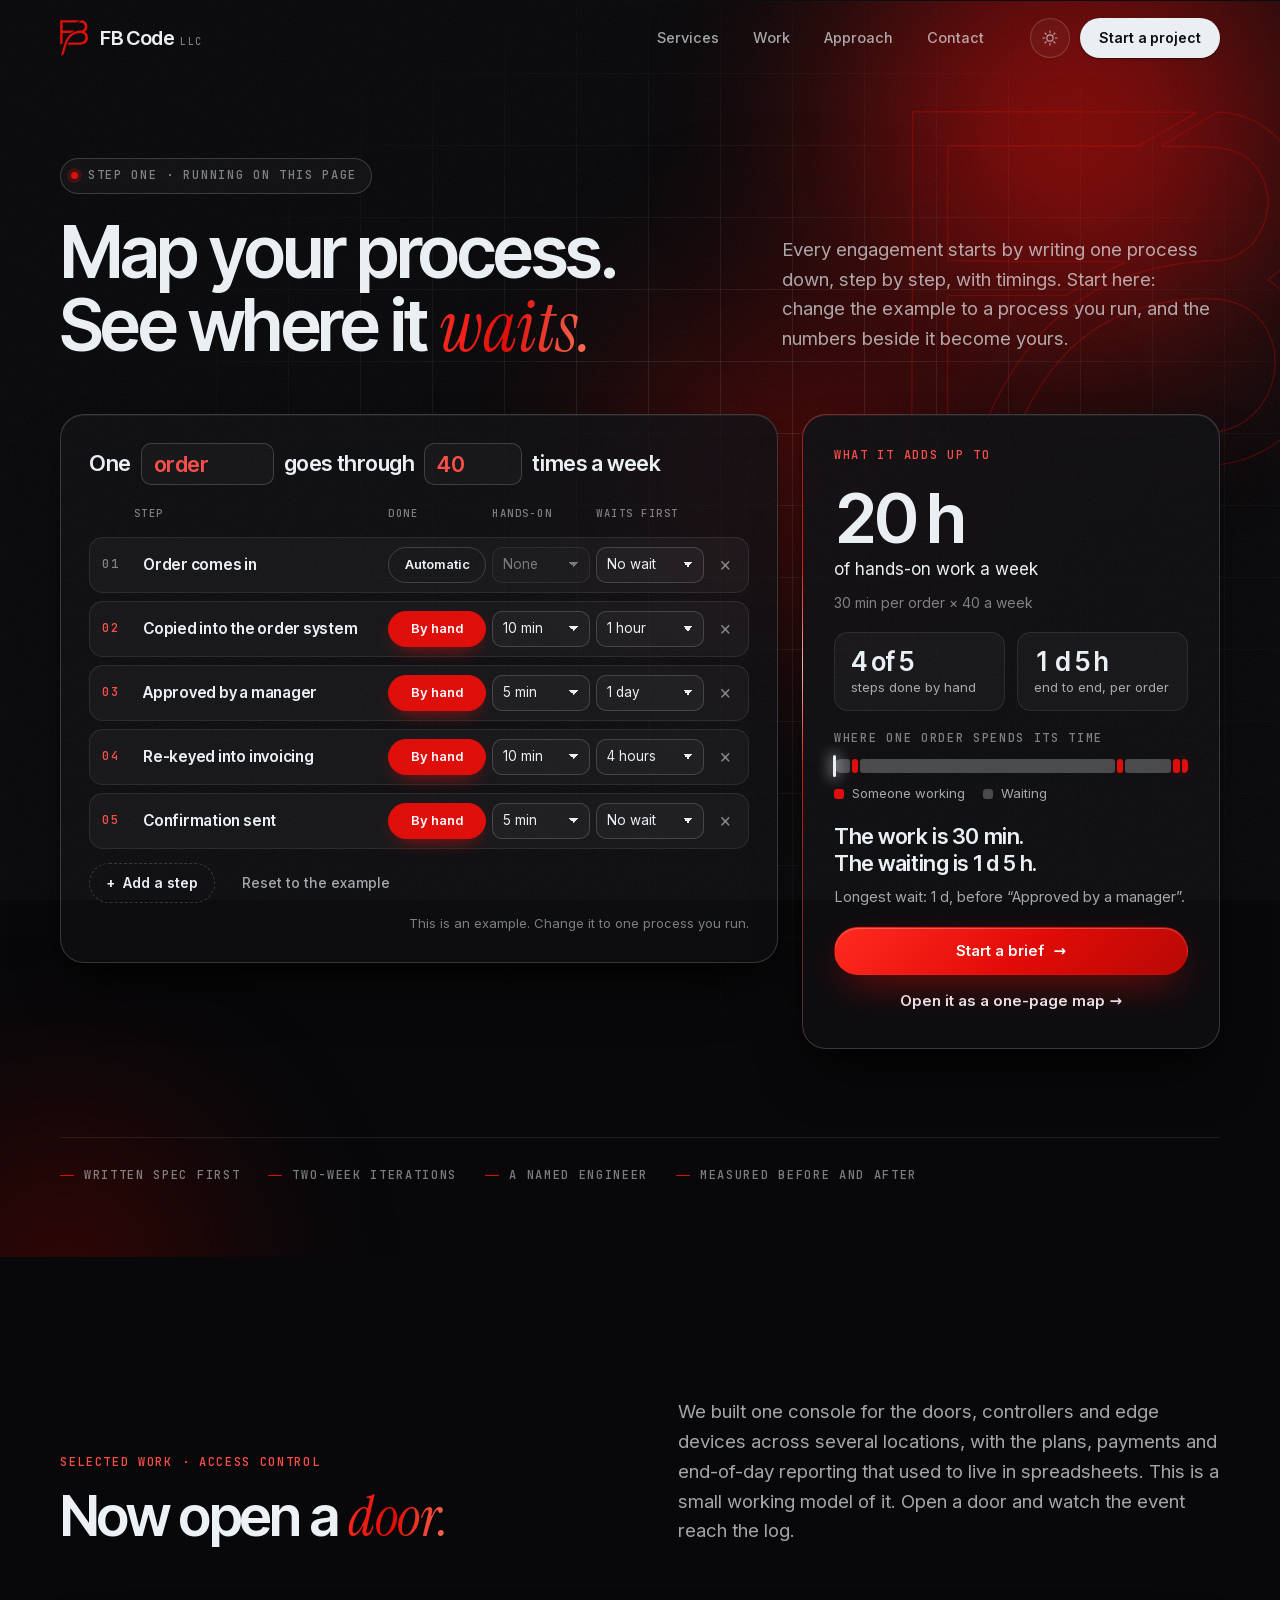
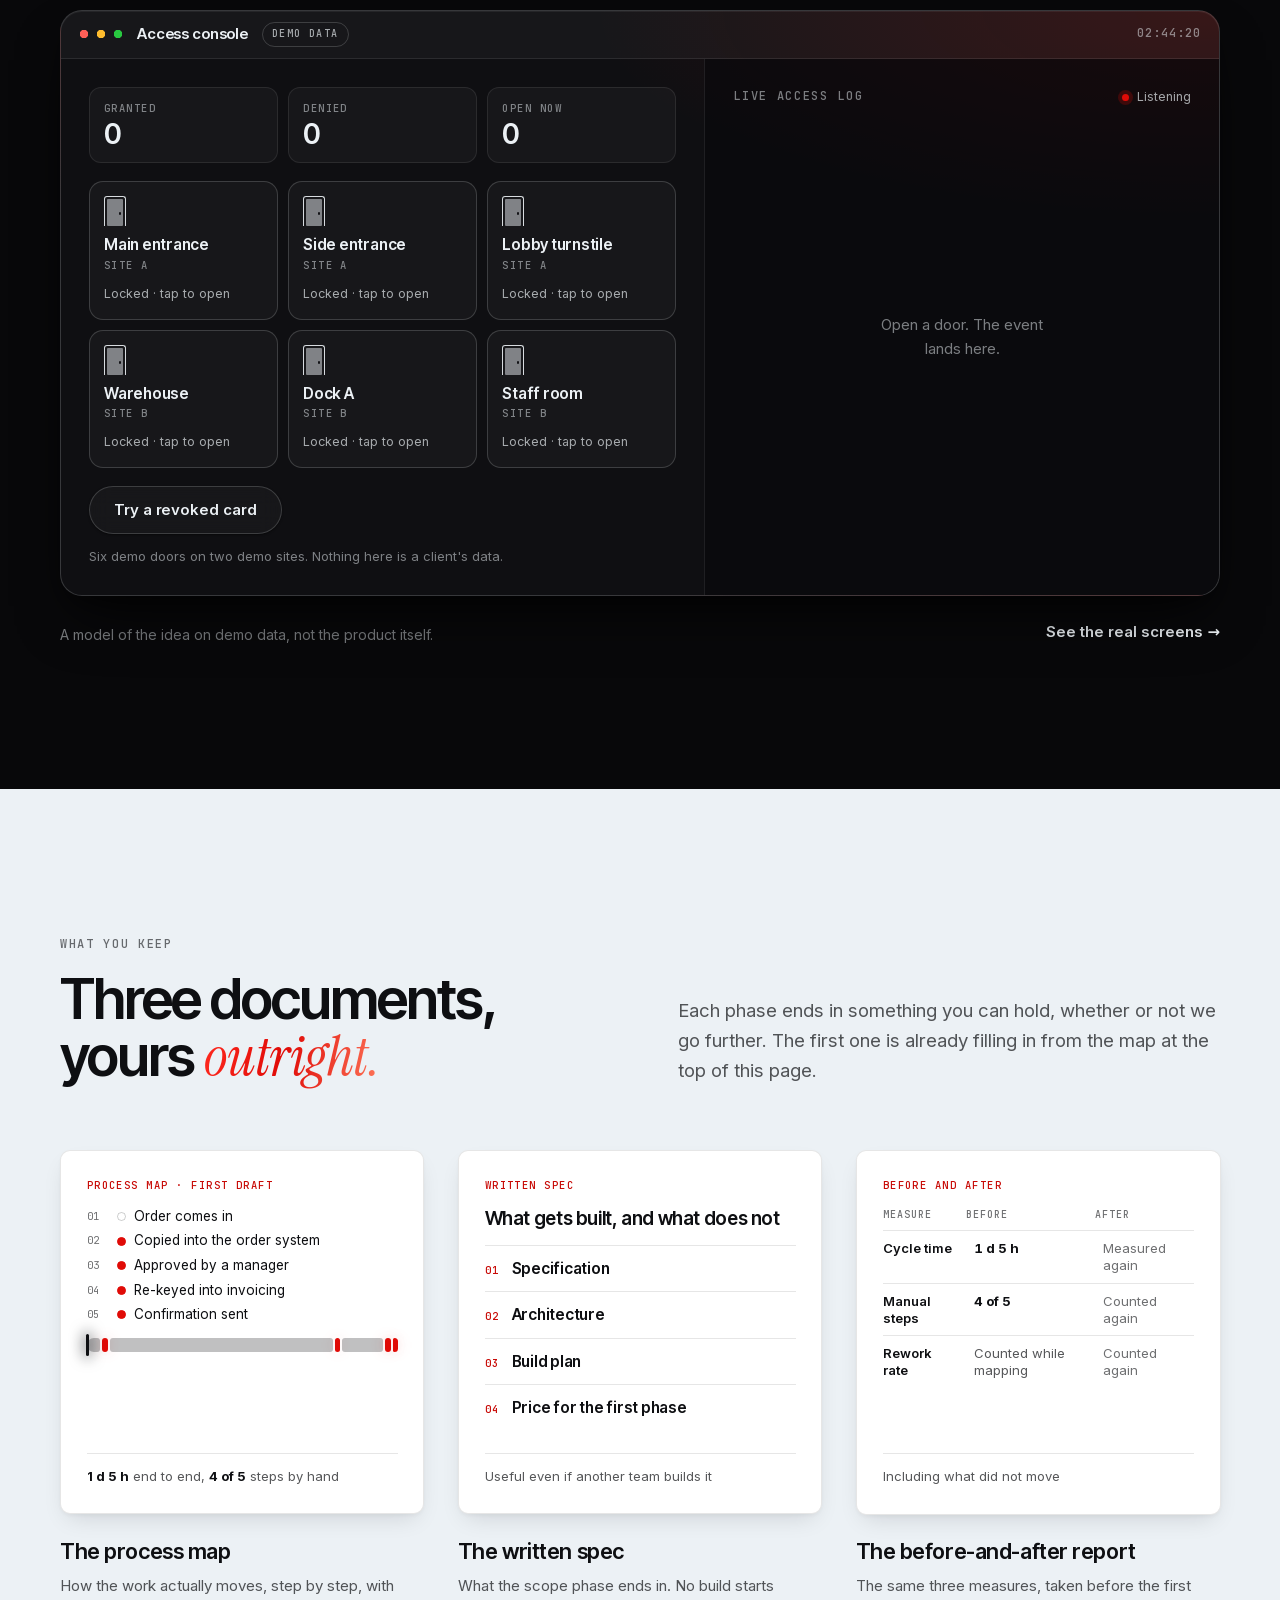
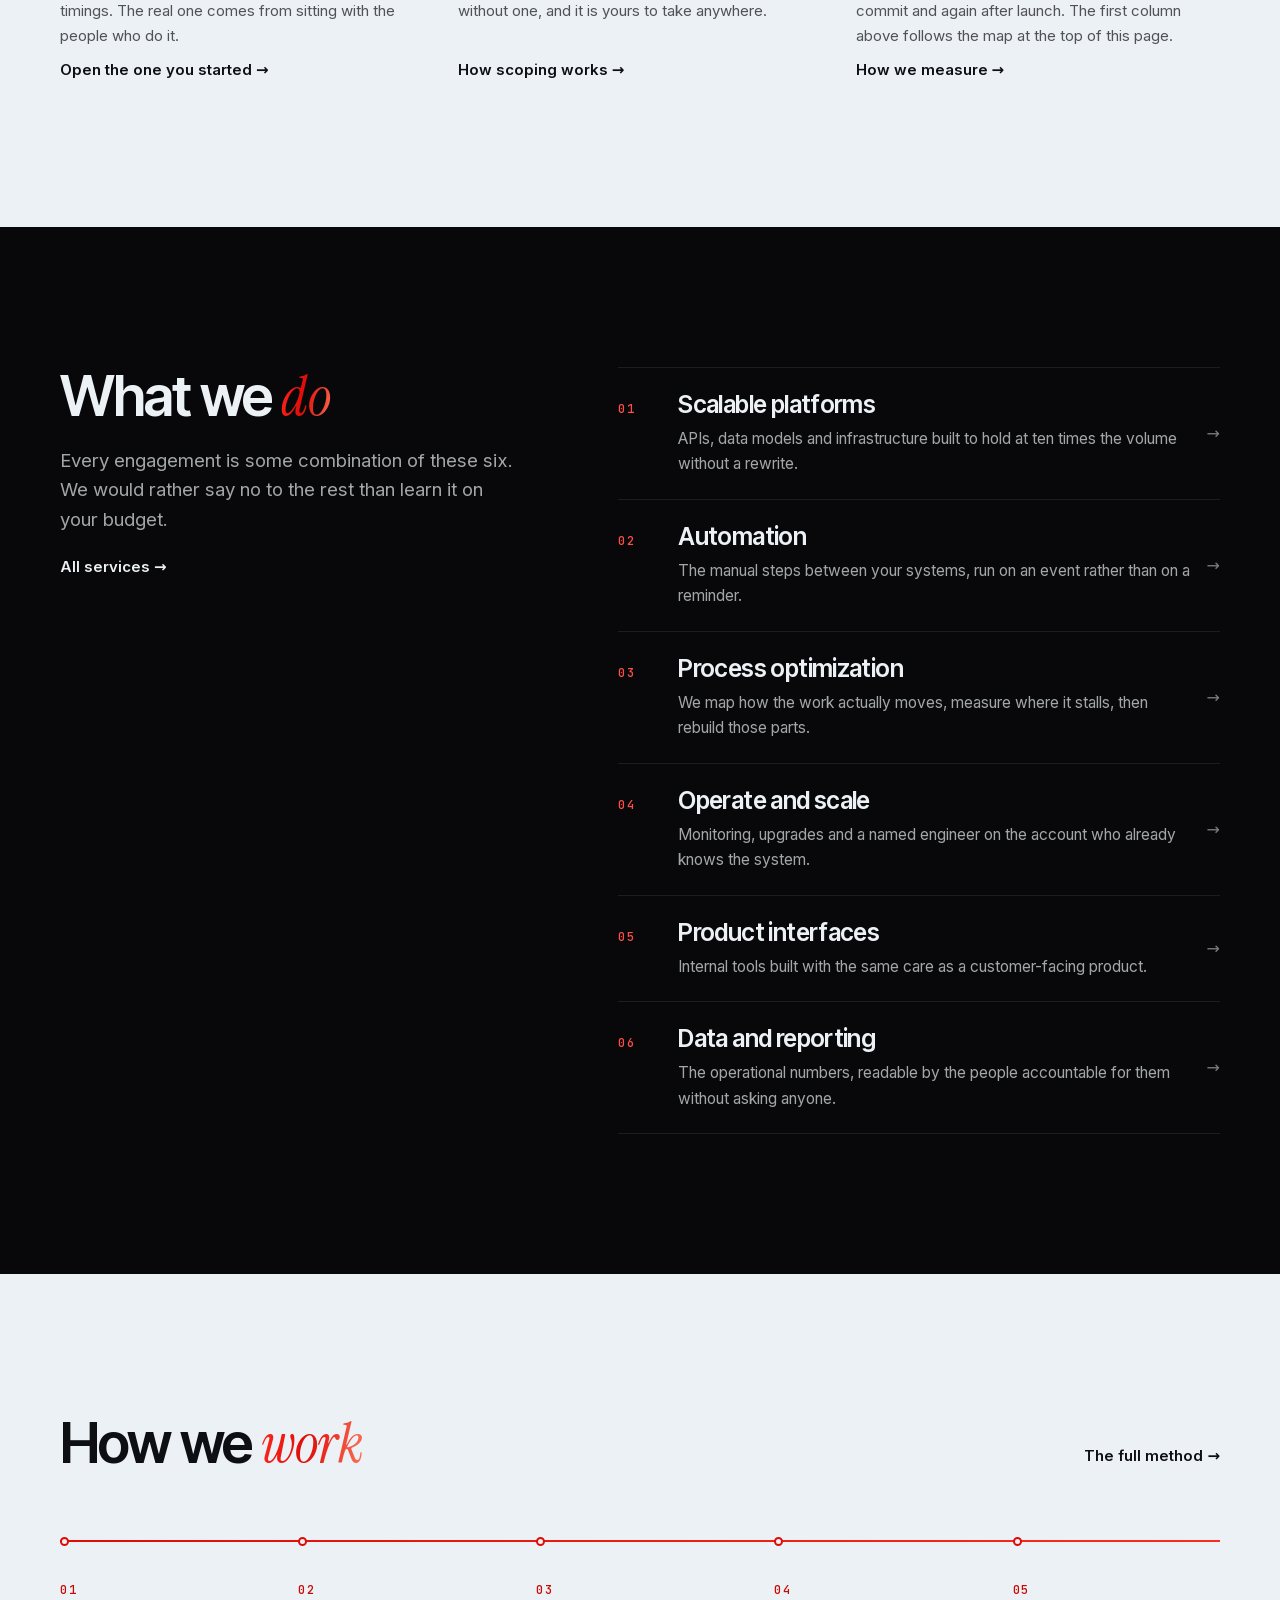
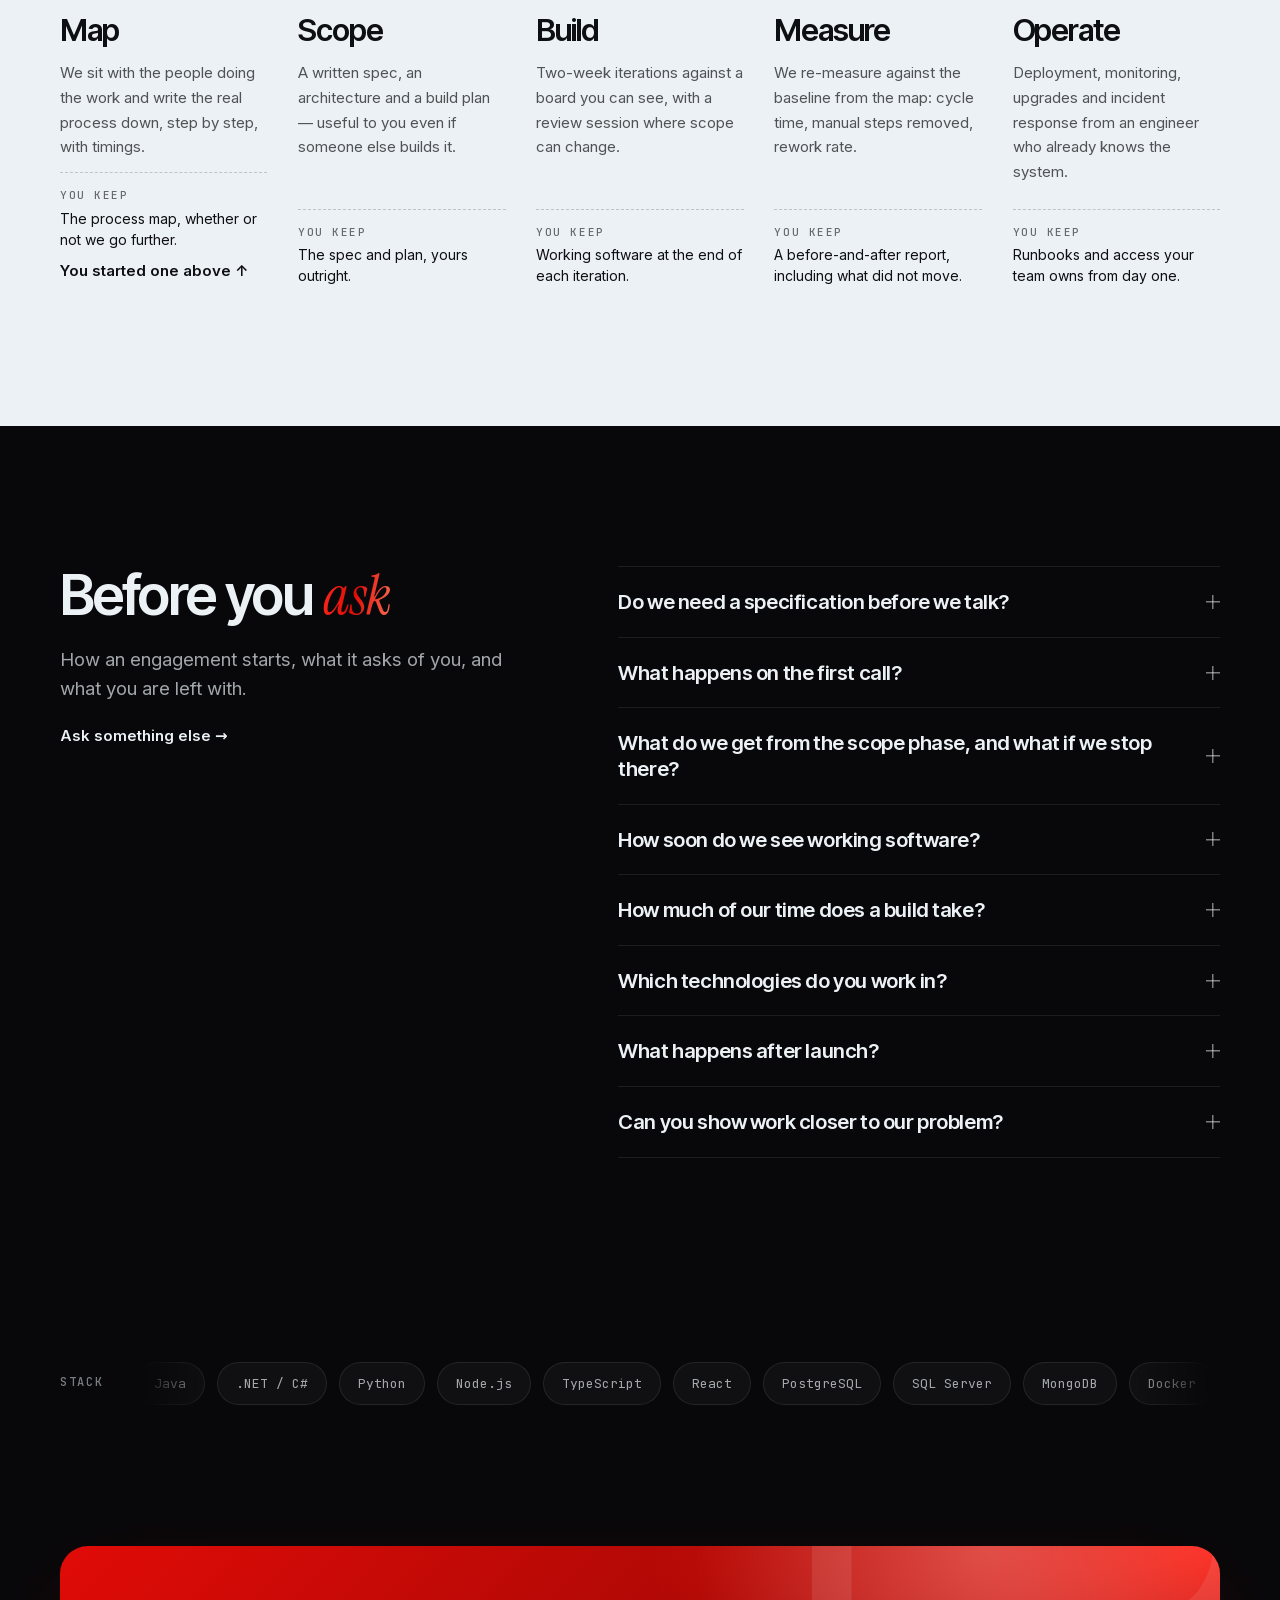
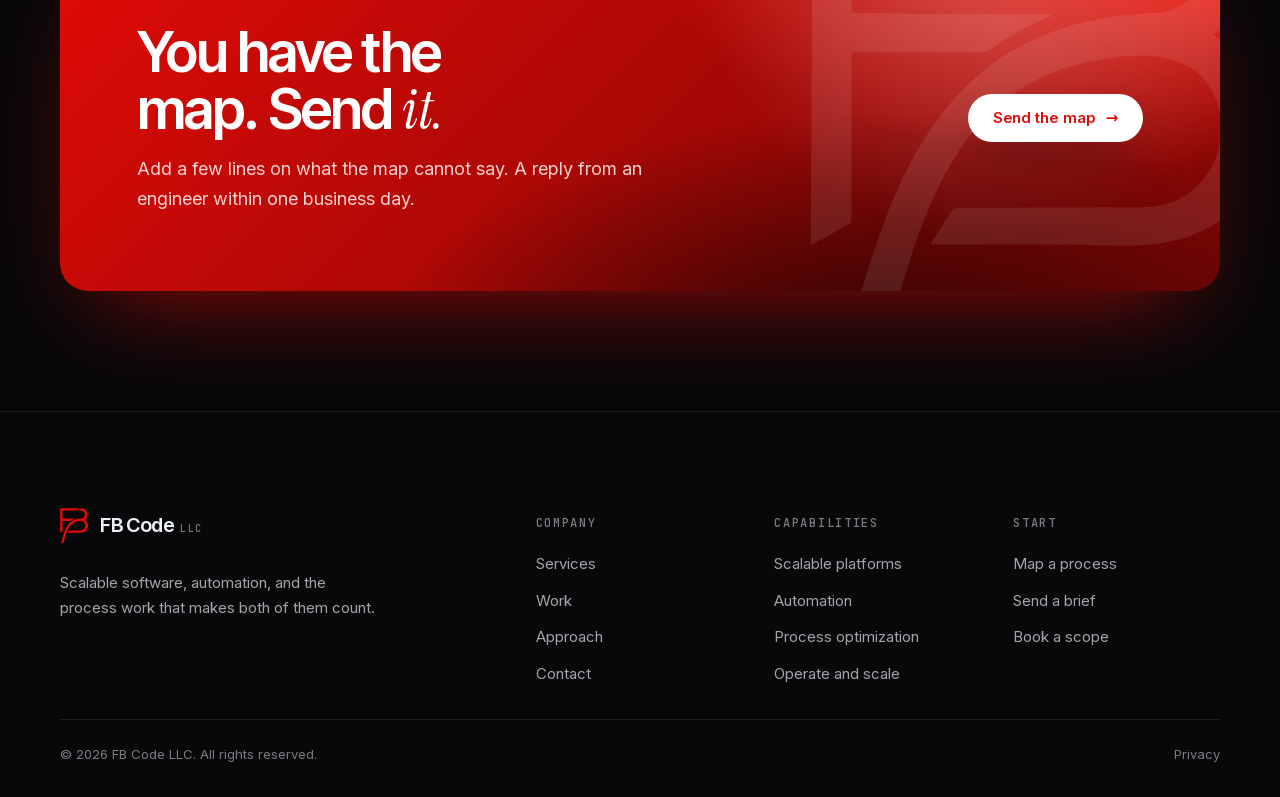
<file: index.html>
<!DOCTYPE html>
<html lang="en">
<head>
<meta charset="utf-8">
<meta name="viewport" content="width=device-width, initial-scale=1">
<title>FB Code LLC — Scalable software, automation, and process optimization</title>
<meta name="description" content="FB Code LLC builds scalable software, automates the manual work around it, and rebuilds the process behind it. Map one of your own processes on this page and see where the time goes.">
<meta name="theme-color" content="#08080A">
<link rel="canonical" href="https://fb-code.com/">
<meta property="og:url" content="https://fb-code.com/">
<meta property="og:type" content="website">
<meta property="og:site_name" content="FB Code LLC">
<meta property="og:title" content="FB Code LLC — Scalable software, automation, and process optimization">
<meta property="og:description" content="We build scalable systems, automate the manual work around them, and rebuild the process so your team produces more without adding headcount.">
<meta property="og:image" content="https://fb-code.com/assets/img/og.jpg">
<meta property="og:image:width" content="1200">
<meta property="og:image:height" content="630">
<meta property="og:image:alt" content="FB Code LLC — software that raises your output">
<meta name="twitter:card" content="summary_large_image">
<script>
(function(){
  var root = document.documentElement;
  root.classList.add("js");
  var theme = null;
  var map = null;
  try{
    theme = localStorage.getItem("fbcode-theme");
    map = localStorage.getItem("fbcode-map");
  }catch(e){}
  root.setAttribute("data-theme", theme === "light" ? "light" : "dark");
  if(map){
    root.classList.add("has-map");
  }
  var clean = location.pathname.replace(/(^|\/)index\.html$/, "$1").replace(/\.html$/, "");
  if(clean !== location.pathname){
    try{ history.replaceState(null, "", clean + location.search + location.hash); }catch(e){}
  }
})();
</script>
<link rel="icon" href="favicon.svg" type="image/svg+xml">
<link rel="apple-touch-icon" href="apple-touch-icon.png">
<link rel="preload" href="assets/fonts/inter-tight.woff2" as="font" type="font/woff2" crossorigin>
<link rel="preload" href="assets/fonts/inter.woff2" as="font" type="font/woff2" crossorigin>
<link rel="stylesheet" href="assets/css/site.css?v=9">
<script type="application/ld+json">
{"@context":"https://schema.org","@type":"Organization","name":"FB Code LLC","description":"Software development company building scalable solutions, automations, and process optimization.","url":"https://fb-code.com/","logo":"https://fb-code.com/favicon.svg"}
</script>
</head>
<body>

<a class="skip-link" href="#main">Skip to content</a>

<header class="site-header">
  <div class="wrap">
    <a class="lockup" href="./" aria-label="FB Code LLC — home">
      <span class="mark" aria-hidden="true"></span>
      <span class="lockup-type">
        <span class="lockup-name">FB Code</span>
        <span class="lockup-llc">LLC</span>
      </span>
    </a>
    <nav class="nav" aria-label="Primary">
      <a href="services">Services</a>
      <a href="work">Work</a>
      <a href="approach">Approach</a>
      <a href="contact">Contact</a>
    </nav>
      <div class="header-tools">
        <a class="map-chip" href="map" data-map-chip hidden><span data-map-chip-text>Your map</span></a>
        <button class="theme-btn" type="button" data-theme-toggle aria-label="Switch to light theme" title="Switch to light theme" aria-pressed="false">
          <svg class="i-sun" viewBox="0 0 24 24" fill="none" stroke="currentColor" stroke-width="1.5" stroke-linecap="round" aria-hidden="true"><circle cx="12" cy="12" r="4.2"/><path d="M12 2.6v2.2M12 19.2v2.2M2.6 12h2.2M19.2 12h2.2M5.4 5.4l1.6 1.6M17 17l1.6 1.6M18.6 5.4L17 7M7 17l-1.6 1.6"/></svg>
          <svg class="i-moon" viewBox="0 0 24 24" fill="none" stroke="currentColor" stroke-width="1.5" stroke-linecap="round" stroke-linejoin="round" aria-hidden="true"><path d="M20.2 14.9A8.6 8.6 0 0 1 9.1 3.8a8.6 8.6 0 1 0 11.1 11.1Z"/></svg>
        </button>
        <a class="btn btn--solid header-cta" href="contact">Start a project</a>
        <button class="menu-btn" type="button" data-menu-button aria-expanded="false" aria-controls="mobile-nav" aria-label="Menu">
          <span></span><span></span><span></span>
        </button>
      </div>
  </div>
  <div class="mobile-nav" id="mobile-nav" data-menu-panel>
    <div class="wrap">
      <a href="services">Services</a>
      <a href="work">Work</a>
      <a href="approach">Approach</a>
      <a href="contact">Contact</a>
      <a href="map" data-map-chip hidden>Your map</a>
      <a class="btn btn--solid btn--block" href="contact">Start a project</a>
    </div>
  </div>
</header>

<main id="main">

  <section class="hero hero--mapper">
    <div class="aurora" aria-hidden="true"><i></i><i></i><i></i></div>
    <div class="grid-lines" aria-hidden="true"></div>
    <div class="wrap">
      <div class="hero-art" aria-hidden="true">
        <svg class="hero-mark" viewBox="980 1184 2454 3117"><g class="outline"><g transform="translate(0.000000,5400.000000) scale(0.100000,-0.100000)"><path pathLength="1" d="M9993 42064 c-17 -9 -34 -23 -37 -31 -4 -8 -6 -2372 -6 -5252 0 -2880 -4 -5569 -9 -5976 -11 -783 -18 -1968 -26 -4390 -3 -814 -10 -2045 -16 -2735 -12 -1546 -13 -2250 -4 -2273 20 -48 68 -31 305 104 47 26 110 60 140 75 30 15 62 33 70 40 8 7 44 28 80 48 61 33 137 75 285 156 35 19 99 54 142 78 43 24 107 61 143 82 36 21 97 56 135 78 146 81 171 96 220 127 28 18 66 40 85 49 19 9 71 39 115 66 44 28 109 66 145 86 145 79 194 110 214 137 21 28 21 28 24 4396 2 4234 3 4368 21 4385 17 15 256 16 3446 16 2173 0 3442 4 3464 10 20 5 66 29 102 52 37 24 80 51 95 61 16 9 56 35 89 57 33 22 73 48 89 58 38 23 110 70 171 113 28 19 72 48 100 64 27 15 68 42 91 59 24 17 93 63 153 101 61 39 147 93 192 122 44 29 119 75 167 103 179 106 210 125 228 142 11 9 48 31 84 48 86 41 173 91 196 112 11 9 48 31 84 48 106 52 186 94 202 107 8 7 45 24 82 38 38 14 85 34 105 45 50 27 402 196 681 327 52 25 131 62 175 83 44 22 133 64 198 96 99 47 117 60 117 79 0 13 -8 27 -17 31 -10 5 -1552 12 -3428 16 -1875 3 -3565 11 -3755 16 -657 19 -1478 33 -2281 40 -774 7 -808 8 -828 26 -21 19 -21 19 -21 3331 0 3249 0 3312 19 3329 23 21 -220 21 4516 5 1832 -6 4061 -9 4955 -6 1799 6 1656 0 1764 70 94 61 121 77 193 112 40 19 75 40 79 46 4 6 34 25 68 41 33 16 102 54 151 84 50 30 110 64 135 76 25 11 53 28 64 37 18 16 84 54 191 111 33 18 68 39 77 47 10 9 44 30 76 47 145 76 180 96 232 130 30 20 60 36 67 36 6 0 25 11 41 25 17 14 54 37 84 50 29 14 73 38 98 54 25 15 79 48 120 71 41 24 98 58 125 75 28 18 70 42 95 54 59 29 148 80 187 108 17 13 51 31 76 42 25 11 90 46 144 79 54 33 121 71 148 86 28 15 83 46 122 69 40 23 115 66 168 94 52 29 114 65 137 80 23 16 72 44 109 63 178 93 208 111 228 136 24 31 26 47 9 62 -13 10 -2760 20 -6403 23 -1012 1 -2501 5 -3310 9 -3556 20 -6738 21 -6772 4z M27767 42026 c-64 -27 -242 -130 -252 -147 -4 -5 -30 -21 -58 -35 -29 -13 -83 -44 -122 -69 -38 -24 -97 -59 -130 -76 -33 -17 -69 -39 -80 -49 -11 -10 -87 -57 -170 -105 -82 -47 -170 -99 -195 -115 -25 -16 -70 -43 -100 -60 -82 -46 -311 -188 -329 -205 -9 -8 -41 -26 -71 -40 -63 -30 -172 -95 -198 -118 -10 -9 -40 -26 -66 -38 -27 -11 -69 -36 -93 -55 -25 -19 -51 -34 -58 -34 -7 0 -27 -11 -43 -25 -31 -26 -112 -75 -197 -121 -27 -14 -75 -42 -105 -62 -129 -84 -172 -110 -297 -182 -40 -23 -75 -45 -78 -51 -4 -5 -32 -23 -63 -40 -31 -17 -85 -47 -119 -67 -149 -89 -217 -129 -267 -157 -29 -16 -68 -43 -87 -58 -19 -15 -47 -39 -64 -52 -28 -22 -29 -25 -13 -41 16 -16 58 -17 560 -15 299 1 653 6 788 11 322 13 750 13 975 0 99 -5 286 -14 415 -20 279 -11 415 -24 530 -50 47 -10 139 -24 205 -30 118 -11 244 -35 277 -51 9 -5 61 -17 115 -28 54 -10 125 -29 158 -41 33 -12 92 -30 130 -40 109 -29 131 -37 156 -53 13 -8 40 -18 59 -22 19 -4 67 -23 105 -42 39 -19 86 -40 105 -47 56 -20 269 -144 408 -239 154 -104 544 -522 647 -692 12 -19 28 -42 37 -52 9 -10 30 -47 48 -83 18 -36 41 -74 51 -85 10 -11 25 -39 32 -60 8 -22 26 -58 41 -79 14 -21 32 -60 40 -85 7 -25 29 -75 49 -111 19 -36 40 -87 47 -115 6 -27 16 -55 20 -61 13 -15 50 -134 50 -161 0 -12 14 -56 30 -97 23 -56 36 -114 50 -225 10 -82 23 -158 28 -168 6 -10 18 -104 27 -208 26 -279 10 -667 -30 -780 -8 -22 -19 -87 -25 -145 -12 -114 -33 -219 -52 -253 -6 -12 -19 -61 -29 -110 -10 -48 -29 -113 -44 -145 -14 -31 -31 -79 -36 -107 -5 -27 -22 -77 -38 -110 -16 -33 -52 -112 -81 -175 -28 -63 -58 -128 -67 -145 -66 -126 -140 -257 -165 -290 -16 -22 -43 -62 -59 -90 -135 -227 -459 -574 -716 -763 -190 -141 -187 -139 -289 -197 -83 -47 -292 -153 -317 -160 -12 -4 -49 -20 -83 -36 -33 -16 -94 -38 -135 -49 -41 -11 -114 -33 -164 -50 -49 -16 -105 -30 -125 -30 -19 0 -57 -7 -84 -15 -134 -41 -277 -56 -615 -65 -183 -5 -370 -14 -415 -20 -143 -19 -249 -30 -326 -36 -378 -25 -535 -38 -595 -49 -66 -13 -184 -27 -490 -59 -71 -8 -173 -23 -226 -35 -53 -12 -168 -30 -255 -41 -88 -11 -197 -28 -244 -38 -47 -11 -132 -27 -190 -36 -58 -9 -125 -22 -150 -28 -133 -32 -213 -49 -283 -58 -43 -6 -99 -19 -125 -29 -26 -10 -99 -28 -162 -41 -63 -12 -148 -33 -189 -47 -40 -13 -114 -31 -165 -39 -50 -8 -107 -21 -126 -28 -51 -21 -167 -56 -185 -56 -8 0 -41 -10 -73 -21 -31 -12 -104 -34 -163 -49 -58 -15 -123 -37 -145 -48 -21 -11 -75 -28 -119 -37 -44 -10 -101 -28 -126 -41 -26 -13 -78 -31 -115 -40 -38 -9 -82 -25 -99 -35 -16 -9 -64 -26 -106 -37 -42 -11 -94 -29 -115 -40 -22 -11 -70 -30 -109 -42 -38 -12 -97 -35 -130 -50 -33 -15 -78 -33 -100 -40 -22 -7 -53 -20 -70 -30 -16 -10 -59 -28 -95 -40 -36 -12 -78 -30 -95 -40 -16 -10 -57 -27 -90 -39 -33 -11 -94 -37 -136 -58 -42 -21 -115 -56 -163 -78 -48 -22 -158 -75 -244 -117 -86 -43 -161 -78 -166 -78 -6 0 -31 -14 -56 -31 -25 -16 -94 -54 -155 -83 -60 -30 -134 -70 -164 -90 -29 -20 -59 -36 -66 -36 -7 0 -24 -9 -38 -20 -14 -11 -54 -35 -88 -54 -177 -97 -269 -151 -334 -196 -88 -62 -135 -92 -176 -113 -25 -12 -63 -37 -85 -53 -21 -17 -50 -37 -64 -44 -14 -7 -37 -22 -51 -34 -14 -12 -46 -33 -70 -48 -24 -15 -71 -48 -104 -73 -59 -45 -134 -98 -204 -144 -20 -13 -61 -44 -91 -67 -30 -24 -73 -57 -95 -74 -22 -17 -76 -59 -120 -94 -44 -34 -114 -89 -156 -122 -42 -32 -116 -93 -164 -134 -49 -41 -112 -95 -141 -120 -145 -123 -187 -160 -289 -254 -245 -225 -697 -678 -834 -836 -31 -36 -110 -127 -176 -202 -190 -217 -261 -302 -398 -473 -70 -88 -142 -178 -159 -200 -18 -21 -74 -96 -126 -165 -51 -69 -106 -143 -122 -165 -17 -22 -48 -65 -69 -95 -22 -30 -56 -77 -76 -105 -84 -116 -111 -155 -127 -182 -10 -15 -33 -50 -52 -78 -97 -138 -217 -323 -311 -475 -32 -52 -66 -106 -74 -119 -40 -59 -102 -160 -122 -196 -12 -22 -31 -53 -44 -70 -12 -16 -37 -57 -54 -90 -18 -33 -50 -89 -71 -125 -47 -78 -114 -199 -156 -280 -16 -33 -37 -67 -46 -77 -8 -10 -29 -47 -47 -83 -34 -68 -87 -169 -149 -283 -20 -37 -72 -136 -115 -220 -43 -83 -87 -168 -97 -187 -18 -33 -113 -230 -214 -442 -25 -54 -46 -104 -46 -111 0 -7 -14 -35 -31 -62 -17 -28 -37 -66 -44 -86 -7 -20 -32 -71 -54 -113 -23 -43 -41 -85 -41 -94 0 -10 -15 -48 -34 -87 -18 -38 -52 -108 -74 -155 -23 -47 -44 -98 -48 -115 -4 -16 -22 -59 -40 -94 -19 -35 -34 -70 -34 -77 0 -8 -18 -51 -39 -96 -21 -46 -47 -108 -56 -138 -10 -30 -29 -73 -42 -96 -12 -22 -23 -48 -23 -56 0 -9 -14 -47 -31 -85 -17 -37 -40 -95 -51 -127 -11 -33 -33 -84 -49 -114 -16 -30 -29 -63 -29 -74 0 -10 -18 -56 -40 -102 -22 -46 -40 -92 -40 -102 0 -11 -12 -46 -26 -79 -15 -33 -41 -101 -59 -151 -18 -51 -40 -102 -48 -115 -9 -13 -19 -42 -23 -64 -4 -22 -20 -71 -36 -110 -17 -38 -41 -106 -54 -150 -13 -44 -32 -100 -43 -125 -11 -25 -27 -72 -37 -105 -10 -33 -27 -80 -39 -105 -12 -25 -32 -81 -45 -125 -12 -44 -31 -96 -40 -115 -10 -19 -26 -66 -35 -105 -10 -38 -28 -91 -41 -117 -13 -25 -32 -88 -43 -138 -12 -51 -29 -106 -39 -123 -11 -18 -29 -66 -42 -107 -12 -41 -31 -95 -41 -120 -10 -25 -28 -85 -40 -135 -12 -49 -28 -103 -37 -120 -8 -16 -27 -75 -42 -130 -15 -55 -34 -114 -43 -131 -8 -16 -25 -73 -38 -125 -12 -51 -30 -110 -40 -130 -9 -19 -27 -78 -40 -130 -12 -52 -29 -110 -39 -129 -9 -19 -29 -84 -45 -145 -15 -60 -36 -127 -46 -147 -11 -21 -19 -45 -19 -56 0 -27 -27 -129 -54 -202 -13 -36 -32 -99 -41 -140 -10 -41 -28 -101 -41 -132 -13 -32 -24 -68 -24 -82 0 -22 -25 -112 -63 -226 -9 -25 -23 -79 -32 -120 -10 -41 -26 -92 -36 -113 -11 -20 -26 -79 -33 -130 -8 -50 -26 -119 -40 -152 -13 -33 -35 -107 -47 -165 -12 -58 -28 -118 -37 -135 -8 -16 -27 -86 -42 -155 -15 -69 -37 -145 -49 -170 -11 -25 -21 -58 -21 -75 0 -40 -33 -162 -53 -200 -8 -17 -20 -62 -26 -100 -13 -85 -34 -162 -55 -203 -9 -17 -20 -59 -26 -94 -10 -66 -26 -123 -60 -222 -11 -33 -20 -73 -20 -90 0 -17 -6 -51 -14 -76 -36 -116 -57 -193 -77 -283 -11 -54 -29 -117 -39 -140 -10 -23 -21 -67 -25 -97 -8 -65 -42 -195 -60 -230 -7 -14 -18 -59 -24 -100 -15 -94 -30 -157 -47 -191 -7 -14 -23 -73 -34 -130 -12 -57 -32 -135 -45 -174 -13 -38 -31 -108 -39 -155 -8 -47 -28 -127 -45 -178 -17 -51 -31 -101 -31 -111 0 -10 -12 -61 -26 -112 -43 -159 -54 -201 -69 -274 -8 -38 -26 -106 -39 -150 -13 -44 -35 -125 -49 -180 -14 -55 -31 -125 -40 -155 -8 -30 -22 -95 -31 -145 -10 -49 -26 -109 -36 -133 -10 -23 -26 -82 -34 -131 -9 -49 -25 -114 -36 -143 -18 -49 -53 -192 -67 -278 -3 -19 -14 -51 -24 -72 -10 -20 -21 -56 -25 -80 -11 -74 -43 -207 -60 -246 -8 -20 -21 -74 -29 -118 -7 -45 -23 -104 -35 -130 -26 -57 -61 -209 -64 -274 -2 -63 36 -68 115 -14 30 20 81 50 114 66 33 17 67 37 76 45 9 7 39 26 67 41 89 48 186 105 226 134 21 15 45 28 52 28 7 0 25 11 41 24 15 13 51 35 80 49 28 15 54 31 58 37 4 6 34 24 67 41 33 17 78 43 100 60 23 16 46 29 53 29 7 0 25 10 40 23 30 23 98 63 200 117 33 18 69 41 81 51 20 18 49 35 189 109 33 18 69 40 80 50 11 9 65 43 120 75 55 32 111 65 124 74 22 15 51 33 203 123 137 82 170 116 195 198 12 41 31 102 42 135 10 33 27 87 35 120 9 33 27 96 41 140 13 44 31 114 41 155 9 41 24 91 34 110 10 19 27 81 39 138 11 57 29 122 39 146 11 23 22 60 26 81 9 51 42 159 57 186 6 12 22 68 34 124 13 56 32 125 43 151 11 27 30 92 42 144 12 52 30 114 40 138 11 24 26 79 34 122 9 43 25 105 36 137 12 32 27 81 34 108 7 28 29 102 48 165 20 63 43 153 53 200 9 47 25 104 35 127 10 23 26 79 35 125 9 46 29 126 45 178 15 52 36 133 46 180 9 47 25 105 35 130 9 25 25 81 34 125 10 44 30 121 45 170 15 50 38 133 50 185 12 52 28 107 35 121 8 14 23 77 35 140 11 63 29 133 40 157 11 23 23 61 26 85 10 68 34 158 53 196 10 20 26 77 35 126 10 50 28 122 41 160 12 39 33 113 45 165 12 52 30 111 40 130 9 19 27 84 39 144 12 60 31 130 41 155 19 44 26 70 54 191 7 30 20 69 29 85 8 17 21 60 27 95 14 82 39 169 55 195 7 11 20 58 30 105 9 47 27 110 40 140 12 30 33 98 45 150 12 52 30 109 40 125 10 17 21 48 25 70 12 66 42 167 64 215 11 25 21 56 21 70 0 14 14 63 31 110 17 47 36 103 41 125 6 22 22 74 35 115 14 41 35 113 47 160 13 47 33 108 45 135 13 28 36 93 51 145 16 52 38 120 49 150 11 30 20 64 21 74 0 10 15 55 34 100 19 45 42 110 50 145 9 35 26 85 37 110 12 25 34 84 49 131 15 47 37 108 48 135 21 53 58 159 99 285 13 41 35 98 49 125 14 28 31 77 40 110 8 33 25 80 37 105 12 25 33 79 48 120 33 93 62 166 101 250 17 36 42 99 55 140 14 41 36 96 49 122 13 26 24 53 24 60 0 7 18 51 39 98 21 47 46 105 56 130 31 83 66 164 100 235 19 39 46 99 60 134 15 35 35 80 46 100 10 19 19 43 19 51 0 8 14 40 31 70 17 30 41 83 55 118 13 35 33 76 44 92 12 16 27 51 35 78 8 27 28 69 45 93 16 24 30 50 30 57 0 8 17 44 38 80 21 37 46 88 55 113 10 25 29 61 42 79 14 19 25 41 25 49 0 9 10 32 22 51 12 19 55 100 96 180 41 80 80 152 87 160 7 8 29 49 49 90 20 41 54 104 76 140 21 36 51 87 66 114 14 27 41 72 60 99 19 27 34 55 34 62 0 7 10 25 23 40 12 16 31 45 42 66 50 94 108 191 135 225 17 20 30 42 30 49 0 7 18 36 40 64 22 28 40 55 40 60 0 5 18 33 40 62 22 30 40 59 40 65 0 7 15 30 33 52 30 38 52 71 120 181 16 25 41 60 56 76 15 17 40 50 55 75 36 59 81 121 191 265 50 65 103 136 119 159 16 22 55 71 85 107 31 37 112 135 181 220 143 174 281 335 314 364 13 11 77 81 143 155 182 203 551 558 783 753 30 25 88 75 128 109 41 35 95 79 122 98 61 45 99 75 161 128 27 23 54 42 60 42 5 0 28 17 52 38 43 38 60 51 132 98 22 15 54 39 70 54 17 15 50 39 75 54 25 15 72 47 105 71 33 24 83 58 110 75 28 17 80 50 117 73 36 23 114 71 173 107 58 36 129 80 158 98 29 19 75 45 102 58 28 14 82 43 120 64 39 22 107 58 152 80 45 22 85 45 88 50 3 5 29 18 59 29 29 11 70 31 90 45 21 14 63 35 94 46 31 12 64 28 73 36 10 9 50 28 90 43 123 48 201 81 269 116 36 18 85 38 110 45 25 6 64 23 88 36 23 14 73 33 110 43 37 10 100 33 141 50 40 17 83 31 95 31 11 0 35 8 51 18 37 23 151 62 180 62 11 0 41 11 67 25 26 14 96 37 154 50 59 14 116 31 128 37 11 7 71 24 131 39 61 15 135 36 165 47 30 11 102 29 160 40 58 11 132 30 165 42 33 11 105 28 160 37 55 8 134 26 175 39 41 13 146 32 232 43 86 11 166 24 177 30 25 14 144 35 281 51 58 7 139 20 180 30 70 17 195 34 430 59 52 6 124 17 160 24 112 24 247 37 490 47 129 5 340 14 468 21 392 20 1238 -27 1353 -75 19 -8 81 -20 139 -26 58 -7 143 -24 190 -37 47 -13 117 -31 155 -39 39 -8 102 -25 140 -39 39 -14 94 -33 124 -41 30 -8 82 -26 115 -40 34 -14 88 -36 121 -49 71 -27 210 -89 245 -110 14 -8 55 -30 92 -49 36 -20 70 -41 73 -47 4 -6 24 -18 43 -26 177 -74 623 -453 783 -665 34 -46 79 -101 98 -124 20 -22 44 -54 54 -70 17 -30 44 -69 95 -139 88 -120 279 -508 344 -700 12 -33 31 -85 44 -115 13 -30 31 -82 40 -115 9 -33 24 -82 35 -110 32 -85 47 -146 60 -245 6 -52 18 -111 26 -130 75 -186 75 -1279 -1 -1461 -8 -19 -17 -61 -21 -94 -11 -93 -43 -242 -59 -273 -7 -15 -19 -49 -25 -77 -20 -87 -39 -152 -54 -181 -8 -16 -24 -66 -36 -111 -11 -45 -32 -99 -46 -119 -14 -20 -25 -45 -25 -54 0 -10 -15 -49 -34 -86 -18 -38 -57 -118 -86 -179 -29 -60 -68 -132 -85 -160 -18 -27 -45 -72 -61 -98 -56 -94 -109 -183 -129 -216 -11 -19 -37 -54 -59 -79 -21 -26 -55 -71 -75 -102 -19 -30 -62 -84 -95 -119 -32 -36 -71 -83 -85 -106 -48 -75 -448 -447 -610 -567 -30 -22 -132 -92 -261 -178 -14 -10 -46 -27 -70 -40 -25 -12 -52 -29 -61 -36 -26 -24 -329 -174 -411 -204 -43 -16 -96 -39 -118 -50 -22 -11 -73 -28 -113 -37 -39 -8 -86 -24 -102 -34 -17 -10 -89 -30 -160 -44 -71 -14 -136 -30 -144 -35 -23 -12 -235 -47 -391 -65 -74 -9 -166 -20 -205 -24 -73 -9 -1833 -18 -5460 -26 -4286 -10 -4662 -14 -4696 -42 -25 -22 -185 -249 -243 -346 -24 -41 -83 -133 -172 -268 -38 -58 -82 -128 -99 -154 -16 -26 -49 -78 -72 -114 -60 -94 -104 -166 -134 -217 -14 -24 -38 -61 -53 -82 -15 -20 -69 -104 -120 -187 -52 -82 -108 -170 -126 -195 -29 -42 -44 -66 -127 -207 -39 -65 -41 -88 -11 -104 17 -9 519 -10 2173 -3 3771 16 4188 14 6505 -31 410 -8 918 -15 1130 -15 564 0 1492 35 1580 59 36 10 90 17 400 50 96 11 198 26 225 35 28 8 122 24 210 36 88 12 180 30 205 40 52 21 111 35 225 51 44 6 92 17 107 25 15 8 85 29 155 48 70 19 161 46 202 60 40 14 83 26 95 26 11 0 49 13 84 30 35 16 89 37 120 46 31 9 75 26 97 37 22 11 71 30 109 43 38 13 74 28 80 33 6 5 56 28 111 51 219 92 224 95 532 259 76 40 147 81 158 91 11 10 43 30 70 44 108 57 383 237 514 336 25 19 67 48 92 65 183 122 629 544 803 760 31 39 70 87 87 108 55 68 189 249 201 271 6 11 24 39 40 61 55 76 125 191 178 290 29 55 59 107 67 116 7 8 25 44 39 80 14 35 37 76 50 92 13 16 24 34 24 42 0 7 15 44 34 81 19 38 46 99 60 136 14 36 34 81 46 100 11 18 20 39 20 46 0 6 15 51 34 100 19 48 44 121 56 162 13 41 30 89 38 105 8 17 28 83 43 148 16 64 35 130 44 146 8 17 19 60 25 98 13 96 38 211 55 258 8 22 22 96 30 165 15 132 38 281 56 365 15 71 24 1090 10 1225 -6 58 -21 168 -35 245 -13 77 -29 196 -36 265 -6 68 -18 140 -26 159 -16 39 -40 144 -55 239 -5 35 -24 110 -43 165 -18 56 -36 126 -40 156 -4 30 -15 70 -25 90 -10 20 -25 65 -35 101 -10 36 -27 88 -38 115 -11 28 -31 84 -45 125 -14 41 -33 93 -44 115 -10 22 -29 72 -43 110 -22 63 -94 220 -131 285 -8 14 -40 79 -70 144 -31 66 -67 133 -80 150 -13 17 -35 56 -50 86 -33 69 -85 162 -105 185 -8 10 -26 37 -40 61 -41 70 -96 148 -114 163 -10 8 -26 32 -37 54 -23 45 -56 88 -277 365 -138 172 -533 562 -711 702 -32 25 -89 70 -127 101 -75 60 -148 113 -198 144 -18 11 -48 33 -67 48 -19 16 -55 42 -82 58 -26 16 -53 41 -59 55 -14 30 -10 34 107 114 36 25 86 61 110 80 24 19 70 55 101 80 32 25 88 72 127 105 38 33 95 81 126 106 58 47 312 310 395 409 132 157 207 250 261 326 91 127 107 151 170 249 32 50 65 101 74 115 10 14 32 54 49 90 48 97 100 189 122 217 11 14 20 34 20 44 0 10 17 51 38 91 22 40 45 91 52 113 7 22 24 62 37 88 13 27 33 79 45 115 11 37 28 81 38 97 10 17 28 68 40 115 13 47 29 97 36 111 7 14 26 82 43 150 16 68 36 140 44 159 8 19 18 62 22 95 9 82 45 261 62 310 68 194 64 1485 -6 1740 -10 39 -28 136 -40 218 -12 81 -30 170 -41 197 -11 27 -29 98 -41 157 -11 59 -28 124 -36 143 -8 19 -25 77 -38 128 -14 51 -30 103 -37 115 -6 12 -28 69 -49 127 -66 185 -88 243 -123 320 -19 41 -55 120 -80 175 -64 141 -201 403 -274 520 -20 33 -46 75 -57 94 -30 51 -128 197 -184 276 -28 39 -63 88 -78 110 -15 22 -41 56 -58 75 -35 41 -82 99 -122 152 -124 162 -570 604 -722 715 -20 15 -65 52 -101 83 -36 31 -83 68 -105 83 -22 14 -71 48 -110 77 -38 28 -83 58 -99 68 -32 19 -125 78 -201 127 -89 57 -493 265 -595 305 -30 12 -62 28 -70 35 -8 7 -46 23 -85 35 -38 13 -86 31 -105 41 -20 9 -54 21 -75 25 -22 4 -71 20 -110 36 -38 16 -124 42 -189 59 -66 16 -133 36 -150 43 -17 7 -69 19 -116 26 -80 12 -261 53 -278 63 -4 3 -97 12 -207 21 -180 15 -315 28 -415 41 -23 3 -55 -3 -93 -19z"/></g></g></svg>
      </div>
      <div class="hero-copy">
        <p class="label label--pill">Step one · running on this page</p>
        <h1>Map your process. See where it <em>waits.</em></h1>
        <p class="lede">Every engagement starts by writing one process down, step by step, with timings. Start here: change the example to a process you run, and the numbers beside it become yours.</p>
      </div>

      <div class="mapper" id="mapper" data-mapper>
        <div class="mp-card mp-editor">
          <div class="mp-top">
            <label for="map-unit">One</label>
            <input id="map-unit" type="text" value="order" maxlength="24" autocomplete="off" spellcheck="false" aria-label="What moves through the process" data-map-unit-input>
            <label for="map-runs">goes through</label>
            <input id="map-runs" type="number" value="40" min="1" max="100000" inputmode="numeric" aria-label="How many a week" data-map-runs-input>
            <span>times a week</span>
          </div>
          <div class="mp-cols" aria-hidden="true">
            <span></span>
            <span class="label">Step</span>
            <span class="label">Done</span>
            <span class="label">Hands-on</span>
            <span class="label">Waits first</span>
            <span></span>
          </div>
          <ol class="mp-steps" data-map-steps>
            <li class="mp-step"><span class="num">01</span><span class="mp-name">Order comes in</span><span class="mp-who">Automatic</span><span></span><span></span><span></span></li>
            <li class="mp-step is-hand"><span class="num">02</span><span class="mp-name">Copied into the order system</span><span class="mp-who">By hand</span><span>10 min</span><span>1 hour</span><span></span></li>
            <li class="mp-step is-hand"><span class="num">03</span><span class="mp-name">Approved by a manager</span><span class="mp-who">By hand</span><span>5 min</span><span>1 day</span><span></span></li>
            <li class="mp-step is-hand"><span class="num">04</span><span class="mp-name">Re-keyed into invoicing</span><span class="mp-who">By hand</span><span>10 min</span><span>4 hours</span><span></span></li>
            <li class="mp-step is-hand"><span class="num">05</span><span class="mp-name">Confirmation sent</span><span class="mp-who">By hand</span><span>5 min</span><span></span><span></span></li>
          </ol>
          <div class="mp-foot">
            <button class="mp-btn" type="button" data-map-add><span aria-hidden="true">+</span> Add a step</button>
            <button class="mp-btn mp-btn--quiet" type="button" data-map-reset>Reset to the example</button>
            <p class="mp-note" data-map-note>This is an example. Change it to one process you run.</p>
          </div>
        </div>

        <p class="mp-sticky" aria-hidden="true">
          <span><strong data-map-week data-value="1200">20 h</strong>a week by hand</span>
          <span><b data-map-cycle>1 d 5 h</b> end to end</span>
        </p>

        <aside class="mp-card mp-result" aria-label="What the map adds up to">
          <p class="label label--signal">What it adds up to</p>
          <div class="mp-big">
            <strong data-map-week data-value="1200">20 h</strong>
            <span>of hands-on work a week</span>
          </div>
          <p class="mp-line" data-map-week-line>30 min per order × 40 a week</p>
          <dl class="mp-stats">
            <div><dt>steps done by hand</dt><dd data-map-manual>4 of 5</dd></div>
            <div><dt data-map-cycle-line>end to end, per order</dt><dd data-map-cycle>1 d 5 h</dd></div>
          </dl>
          <div class="mp-bar-block">
            <p class="label" data-map-bar-title>Where one order spends its time</p>
            <div class="bar" data-map-bar role="img" aria-label="Of 1 d 5 h end to end, 30 min is someone working and 1 d 5 h is waiting."><i class="bar-wait" style="width:4.53%"></i><i class="bar-work" style="width:2.01%"></i><i class="bar-wait" style="width:74.31%"></i><i class="bar-work" style="width:1.75%"></i><i class="bar-wait" style="width:13.64%"></i><i class="bar-work" style="width:2.01%"></i><i class="bar-work" style="width:1.75%"></i></div>
            <p class="bar-key"><span class="key-work">Someone working</span><span class="key-wait">Waiting</span></p>
          </div>
          <p class="mp-insight" data-map-insight aria-live="polite">The work is 30 min. The waiting is 1 d 5 h.</p>
          <p class="mp-longest" data-map-longest>Longest wait: 1 d, before “Approved by a manager”.</p>
          <div class="mp-actions">
            <a class="btn btn--signal btn--block" href="contact"><span data-map-send>Start a brief</span> <span class="arrow">→</span></a>
            <a class="section-link" href="map">Open it as a one-page map →</a>
          </div>
        </aside>
      </div>

      <div class="hero-meta">
        <span class="label">Written spec first</span>
        <span class="label">Two-week iterations</span>
        <span class="label">A named engineer</span>
        <span class="label">Measured before and after</span>
      </div>
    </div>
  </section>

  <section class="section" id="work">
    <div class="wrap reveal">
      <div class="case-head">
        <div>
          <span class="label label--signal">Selected work · Access control</span>
          <h2>Now open a <em>door.</em></h2>
        </div>
        <p class="lede">We built one console for the doors, controllers and edge devices across several locations, with the plans, payments and end-of-day reporting that used to live in spreadsheets. This is a small working model of it. Open a door and watch the event reach the log.</p>
      </div>
      <div class="demo" data-demo>
        <div class="demo-bar">
          <span class="demo-lights" aria-hidden="true"></span>
          <span class="demo-title">Access console</span>
          <span class="label demo-flag">Demo data</span>
          <span class="num demo-clock" data-demo-clock aria-hidden="true"></span>
        </div>
        <div class="demo-body">
          <div class="demo-side">
            <div class="demo-stats">
              <div><span class="label">Granted</span><strong data-demo-granted>0</strong></div>
              <div><span class="label">Denied</span><strong data-demo-denied>0</strong></div>
              <div><span class="label">Open now</span><strong data-demo-open>0</strong></div>
            </div>
            <div class="demo-grid">
              <button class="door spot" type="button" data-door="Main entrance · Site A" aria-pressed="false">
                <span class="door-icon" aria-hidden="true"><i></i></span>
                <span class="door-name">Main entrance</span>
                <span class="label door-site">Site A</span>
                <span class="door-state" data-door-state>Locked · tap to open</span>
                <span class="num door-count" data-door-count hidden>0</span>
              </button>
              <button class="door spot" type="button" data-door="Side entrance · Site A" aria-pressed="false">
                <span class="door-icon" aria-hidden="true"><i></i></span>
                <span class="door-name">Side entrance</span>
                <span class="label door-site">Site A</span>
                <span class="door-state" data-door-state>Locked · tap to open</span>
                <span class="num door-count" data-door-count hidden>0</span>
              </button>
              <button class="door spot" type="button" data-door="Lobby turnstile · Site A" aria-pressed="false">
                <span class="door-icon" aria-hidden="true"><i></i></span>
                <span class="door-name">Lobby turnstile</span>
                <span class="label door-site">Site A</span>
                <span class="door-state" data-door-state>Locked · tap to open</span>
                <span class="num door-count" data-door-count hidden>0</span>
              </button>
              <button class="door spot" type="button" data-door="Warehouse · Site B" aria-pressed="false">
                <span class="door-icon" aria-hidden="true"><i></i></span>
                <span class="door-name">Warehouse</span>
                <span class="label door-site">Site B</span>
                <span class="door-state" data-door-state>Locked · tap to open</span>
                <span class="num door-count" data-door-count hidden>0</span>
              </button>
              <button class="door spot" type="button" data-door="Dock A · Site B" aria-pressed="false">
                <span class="door-icon" aria-hidden="true"><i></i></span>
                <span class="door-name">Dock A</span>
                <span class="label door-site">Site B</span>
                <span class="door-state" data-door-state>Locked · tap to open</span>
                <span class="num door-count" data-door-count hidden>0</span>
              </button>
              <button class="door spot" type="button" data-door="Staff room · Site B" aria-pressed="false">
                <span class="door-icon" aria-hidden="true"><i></i></span>
                <span class="door-name">Staff room</span>
                <span class="label door-site">Site B</span>
                <span class="door-state" data-door-state>Locked · tap to open</span>
                <span class="num door-count" data-door-count hidden>0</span>
              </button>
            </div>
            <div class="demo-actions">
              <button class="btn btn--ghost" type="button" data-demo-deny>Try a revoked card</button>
              <p>Six demo doors on two demo sites. Nothing here is a client's data.</p>
            </div>
          </div>
          <div class="demo-log">
            <div class="demo-log-head">
              <span class="label">Live access log</span>
              <span class="demo-live"><i aria-hidden="true"></i>Listening</span>
            </div>
            <p class="demo-empty" data-demo-empty>Open a door. The event lands here.</p>
            <ol data-demo-log aria-live="polite" aria-label="Door events"></ol>
          </div>
        </div>
        <noscript><p class="form-note" style="padding:0 20px 20px;">This model needs JavaScript. The real screens are on the Work page.</p></noscript>
      </div>
      <div class="demo-more">
        <p>A model of the idea on demo data, not the product itself.</p>
        <a class="section-link" href="work#access">See the real screens →</a>
      </div>
    </div>
  </section>

  <section class="section paper" id="keep">
    <div class="wrap reveal">
      <div class="case-head">
        <div>
          <span class="label">What you keep</span>
          <h2>Three documents, yours <em>outright.</em></h2>
        </div>
        <p class="lede">Each phase ends in something you can hold, whether or not we go further. The first one is already filling in from the map at the top of this page.</p>
      </div>
      <div class="docs reveal stagger" data-map-mirror>
        <article class="doc">
          <a class="doc-sheet spot" data-tilt href="map" aria-label="Open the process map">
            <span class="label label--signal">Process map · first draft</span>
            <ol class="doc-steps" data-mirror-steps>
              <li><span>Order comes in</span></li>
              <li class="is-hand"><span>Copied into the order system</span></li>
              <li class="is-hand"><span>Approved by a manager</span></li>
              <li class="is-hand"><span>Re-keyed into invoicing</span></li>
              <li class="is-hand"><span>Confirmation sent</span></li>
            </ol>
            <div class="bar" data-map-bar role="img" aria-label="Of 1 d 5 h end to end, 30 min is someone working and 1 d 5 h is waiting."><i class="bar-wait" style="width:4.53%"></i><i class="bar-work" style="width:2.01%"></i><i class="bar-wait" style="width:74.31%"></i><i class="bar-work" style="width:1.75%"></i><i class="bar-wait" style="width:13.64%"></i><i class="bar-work" style="width:2.01%"></i><i class="bar-work" style="width:1.75%"></i></div>
            <span class="doc-foot"><strong data-map-cycle>1 d 5 h</strong> end to end, <strong data-map-manual>4 of 5</strong> steps by hand</span>
          </a>
          <h3>The process map</h3>
          <p>How the work actually moves, step by step, with timings. The real one comes from sitting with the people who do it.</p>
          <a class="section-link" href="map">Open the one you started →</a>
        </article>
        <article class="doc">
          <div class="doc-sheet spot" data-tilt>
            <span class="label label--signal">Written spec</span>
            <span class="doc-sheet-title">What gets built, and what does not</span>
            <ol class="doc-toc">
              <li><span class="num">01</span>Specification</li>
              <li><span class="num">02</span>Architecture</li>
              <li><span class="num">03</span>Build plan</li>
              <li><span class="num">04</span>Price for the first phase</li>
            </ol>
            <span class="doc-foot">Useful even if another team builds it</span>
          </div>
          <h3>The written spec</h3>
          <p>What the scope phase ends in. No build starts without one, and it is yours to take anywhere.</p>
          <a class="section-link" href="approach#scope">How scoping works →</a>
        </article>
        <article class="doc">
          <div class="doc-sheet spot" data-tilt>
            <span class="label label--signal">Before and after</span>
            <table class="doc-table">
              <thead>
                <tr><th scope="col">Measure</th><th scope="col">Before</th><th scope="col">After</th></tr>
              </thead>
              <tbody>
                <tr><th scope="row">Cycle time</th><td><strong data-map-cycle>1 d 5 h</strong></td><td>Measured again</td></tr>
                <tr><th scope="row">Manual steps</th><td><strong data-map-manual>4 of 5</strong></td><td>Counted again</td></tr>
                <tr><th scope="row">Rework rate</th><td>Counted while mapping</td><td>Counted again</td></tr>
              </tbody>
            </table>
            <span class="doc-foot">Including what did not move</span>
          </div>
          <h3>The before-and-after report</h3>
          <p>The same three measures, taken before the first commit and again after launch. The first column above follows the map at the top of this page.</p>
          <a class="section-link" href="approach#measure">How we measure →</a>
        </article>
      </div>
    </div>
  </section>

  <section class="section" id="services">
    <div class="wrap reveal">
      <div class="split">
        <div class="split-lead">
          <h2>What we <em>do</em></h2>
          <p class="lede">Every engagement is some combination of these six. We would rather say no to the rest than learn it on your budget.</p>
          <a class="section-link" href="services">All services →</a>
        </div>
        <div class="caps reveal stagger">
          <a class="cap" href="services#platforms">
            <span class="num">01</span>
            <h3>Scalable platforms</h3>
            <p>APIs, data models and infrastructure built to hold at ten times the volume without a rewrite.</p>
            <span class="arrow" aria-hidden="true">→</span>
          </a>
          <a class="cap" href="services#automation">
            <span class="num">02</span>
            <h3>Automation</h3>
            <p>The manual steps between your systems, run on an event rather than on a reminder.</p>
            <span class="arrow" aria-hidden="true">→</span>
          </a>
          <a class="cap" href="services#process">
            <span class="num">03</span>
            <h3>Process optimization</h3>
            <p>We map how the work actually moves, measure where it stalls, then rebuild those parts.</p>
            <span class="arrow" aria-hidden="true">→</span>
          </a>
          <a class="cap" href="services#operate">
            <span class="num">04</span>
            <h3>Operate and scale</h3>
            <p>Monitoring, upgrades and a named engineer on the account who already knows the system.</p>
            <span class="arrow" aria-hidden="true">→</span>
          </a>
          <a class="cap" href="services#frontend">
            <span class="num">05</span>
            <h3>Product interfaces</h3>
            <p>Internal tools built with the same care as a customer-facing product.</p>
            <span class="arrow" aria-hidden="true">→</span>
          </a>
          <a class="cap" href="services#data">
            <span class="num">06</span>
            <h3>Data and reporting</h3>
            <p>The operational numbers, readable by the people accountable for them without asking anyone.</p>
            <span class="arrow" aria-hidden="true">→</span>
          </a>
        </div>
      </div>
    </div>
  </section>

  <section class="section paper" id="approach">
    <div class="wrap reveal">
      <div class="section-head">
        <h2>How we <em>work</em></h2>
        <a class="section-link" href="approach">The full method →</a>
      </div>
    </div>
    <div class="wrap">
      <ol class="timeline reveal stagger">
        <li class="tl-step">
          <span class="num">01</span>
          <h3>Map</h3>
          <p>We sit with the people doing the work and write the real process down, step by step, with timings.</p>
          <p class="tl-get"><span class="label">You keep</span>The process map, whether or not we go further. <a class="section-link" href="#mapper">You started one above ↑</a></p>
        </li>
        <li class="tl-step">
          <span class="num">02</span>
          <h3>Scope</h3>
          <p>A written spec, an architecture and a build plan — useful to you even if someone else builds it.</p>
          <p class="tl-get"><span class="label">You keep</span>The spec and plan, yours outright.</p>
        </li>
        <li class="tl-step">
          <span class="num">03</span>
          <h3>Build</h3>
          <p>Two-week iterations against a board you can see, with a review session where scope can change.</p>
          <p class="tl-get"><span class="label">You keep</span>Working software at the end of each iteration.</p>
        </li>
        <li class="tl-step">
          <span class="num">04</span>
          <h3>Measure</h3>
          <p>We re-measure against the baseline from the map: cycle time, manual steps removed, rework rate.</p>
          <p class="tl-get"><span class="label">You keep</span>A before-and-after report, including what did not move.</p>
        </li>
        <li class="tl-step">
          <span class="num">05</span>
          <h3>Operate</h3>
          <p>Deployment, monitoring, upgrades and incident response from an engineer who already knows the system.</p>
          <p class="tl-get"><span class="label">You keep</span>Runbooks and access your team owns from day one.</p>
        </li>
      </ol>
    </div>
  </section>

  <section class="section" id="faq">
    <div class="wrap reveal">
      <div class="split">
        <div class="split-lead">
          <h2>Before you <em>ask</em></h2>
          <p class="lede">How an engagement starts, what it asks of you, and what you are left with.</p>
          <a class="section-link" href="contact">Ask something else →</a>
        </div>
        <div class="faq reveal stagger">
          <details>
            <summary>Do we need a specification before we talk?</summary>
            <p>No. A technical specification is what the scope phase produces. The most useful thing to bring is the process that hurts, and roughly how many people touch it each week.</p>
          </details>
          <details>
            <summary>What happens on the first call?</summary>
            <p>45 minutes with the person who would build it. No deck and no sales engineer.</p>
          </details>
          <details>
            <summary>What do we get from the scope phase, and what if we stop there?</summary>
            <p>One to two weeks, paid. It ends in a written specification, an architecture, a build plan and a price for the first phase. The document is yours outright and is useful even if you hand it to another team.</p>
          </details>
          <details>
            <summary>How soon do we see working software?</summary>
            <p>At the end of the first two-week iteration after scope is signed. Every iteration after that ends the same way, with a review session where scope can change.</p>
          </details>
          <details>
            <summary>How much of our time does a build take?</summary>
            <p>One review session per iteration, plus questions in a shared channel.</p>
          </details>
          <details>
            <summary>Which technologies do you work in?</summary>
            <p>Java, .NET, Python or Node on the backend; PostgreSQL, SQL Server or MongoDB for data; React and TypeScript on the front end; containerised and declared in Terraform. Chosen for the team that will maintain it, not for novelty.</p>
          </details>
          <details>
            <summary>What happens after launch?</summary>
            <p>Documentation and a walkthrough with your team, whether or not you take a retainer. If you do, a named engineer who already knows the system stays on the account, on a monthly retainer you can cancel with notice.</p>
          </details>
          <details>
            <summary>Can you show work closer to our problem?</summary>
            <p>Some of it is under NDA. Where a client cannot be named, we can still walk you through the architecture and the constraints on a call. Ask for the closest comparable and we will bring it.</p>
          </details>
        </div>
      </div>
    </div>
  </section>

  <section class="section section--tight" id="stack">
    <div class="wrap reveal">
      <div class="stack-row">
        <span class="label">Stack</span>
        <div class="marquee">
          <ul class="stack-tags">
          <li>Java</li>
          <li>.NET / C#</li>
          <li>Python</li>
          <li>Node.js</li>
          <li>TypeScript</li>
          <li>React</li>
          <li>PostgreSQL</li>
          <li>SQL Server</li>
          <li>MongoDB</li>
          <li>Docker</li>
          <li>Terraform</li>
          <li>AWS</li>
        
          <li aria-hidden="true">Java</li>
          <li aria-hidden="true">.NET / C#</li>
          <li aria-hidden="true">Python</li>
          <li aria-hidden="true">Node.js</li>
          <li aria-hidden="true">TypeScript</li>
          <li aria-hidden="true">React</li>
          <li aria-hidden="true">PostgreSQL</li>
          <li aria-hidden="true">SQL Server</li>
          <li aria-hidden="true">MongoDB</li>
          <li aria-hidden="true">Docker</li>
          <li aria-hidden="true">Terraform</li>
          <li aria-hidden="true">AWS</li>
          </ul>
        </div>
      </div>
    </div>
  </section>

  <section class="section cta">
    <div class="wrap reveal">
      <div>
        <h2>You have the map. Send <em>it.</em></h2>
        <p>Add a few lines on what the map cannot say. A reply from an engineer within one business day.</p>
      </div>
      <a class="btn btn--signal" href="contact">Send the map <span class="arrow">→</span></a>
    </div>
  </section>

</main>

<footer class="site-footer">
  <div class="wrap">
    <div class="footer-top">
      <div>
        <a class="lockup" href="./" aria-label="FB Code LLC — home">
          <span class="mark" aria-hidden="true"></span>
          <span class="lockup-type">
            <span class="lockup-name">FB Code</span>
            <span class="lockup-llc">LLC</span>
          </span>
        </a>
        <p class="footer-blurb">Scalable software, automation, and the process work that makes both of them count.</p>
      </div>
      <div class="footer-cols">
        <div class="footer-col">
          <span class="label">Company</span>
          <ul>
            <li><a href="services">Services</a></li>
            <li><a href="work">Work</a></li>
            <li><a href="approach">Approach</a></li>
            <li><a href="contact">Contact</a></li>
          </ul>
        </div>
        <div class="footer-col">
          <span class="label">Capabilities</span>
          <ul>
            <li><a href="services#platforms">Scalable platforms</a></li>
            <li><a href="services#automation">Automation</a></li>
            <li><a href="services#process">Process optimization</a></li>
            <li><a href="services#operate">Operate and scale</a></li>
          </ul>
        </div>
        <div class="footer-col">
          <span class="label">Start</span>
          <ul>
            <li><a href="./#mapper">Map a process</a></li>
            <li><a href="contact">Send a brief</a></li>
            <li><a href="approach#scope">Book a scope</a></li>
          </ul>
        </div>
      </div>
    </div>
    <div class="footer-bottom">
      <p>© <span data-year>2026</span> FB Code LLC. All rights reserved.</p>
      <p><a href="privacy">Privacy</a></p>
    </div>
  </div>
</footer>

<script src="assets/js/site.js?v=10"></script>
<script src="assets/js/map.js?v=10"></script>
<script src="assets/js/demo.js?v=9"></script>
</body>
</html>
</file>
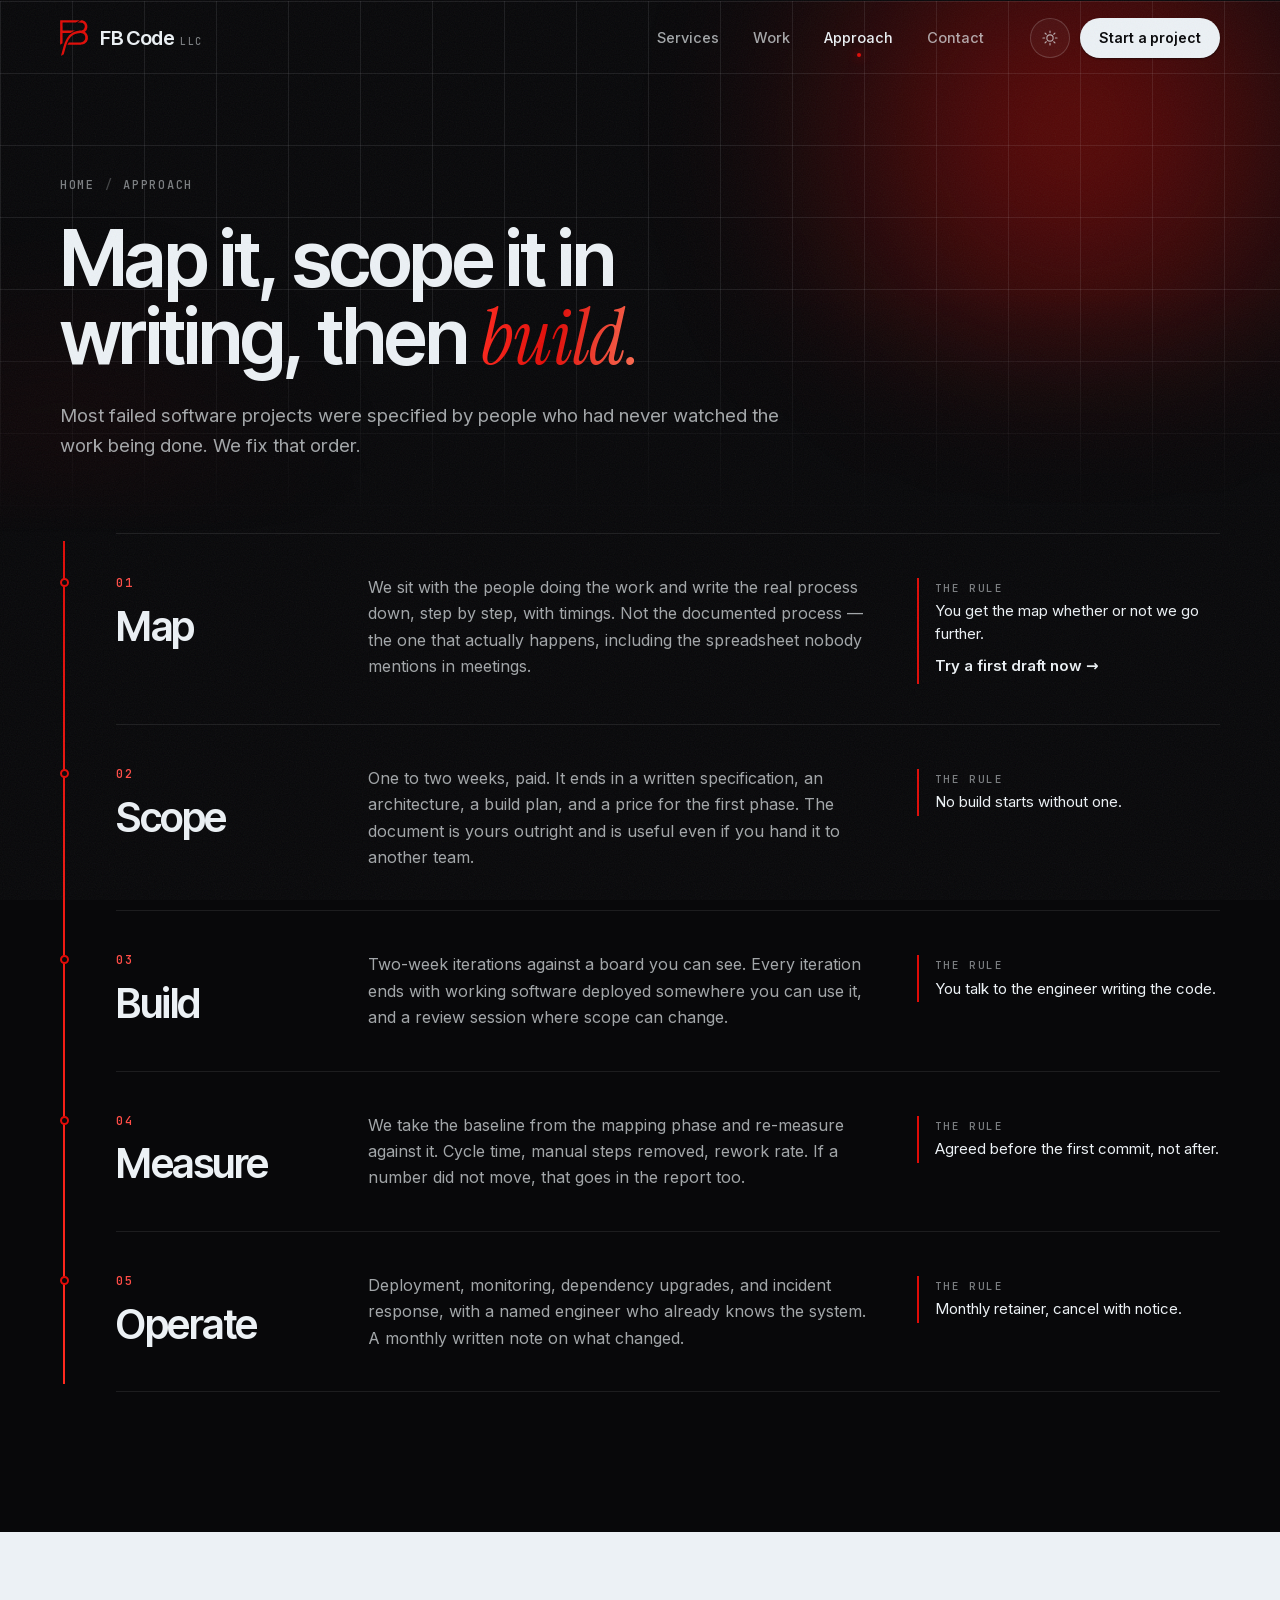
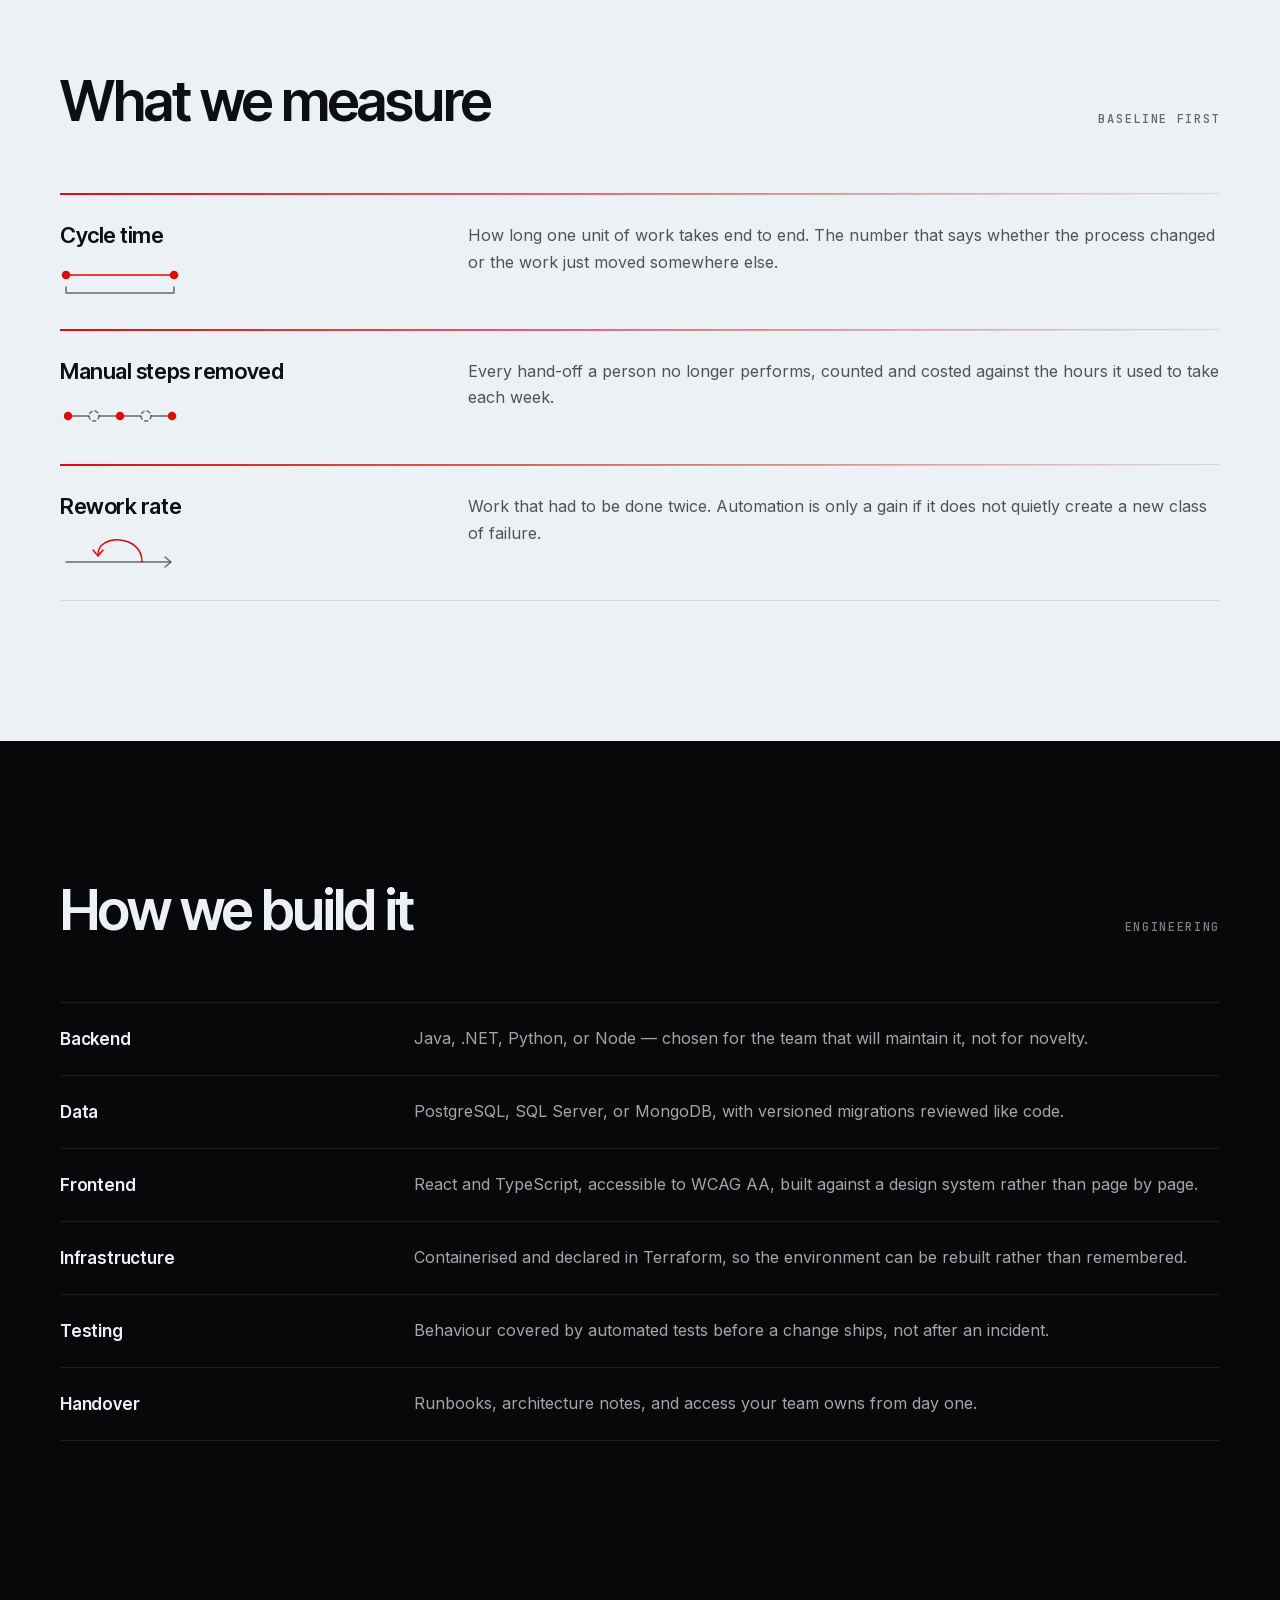
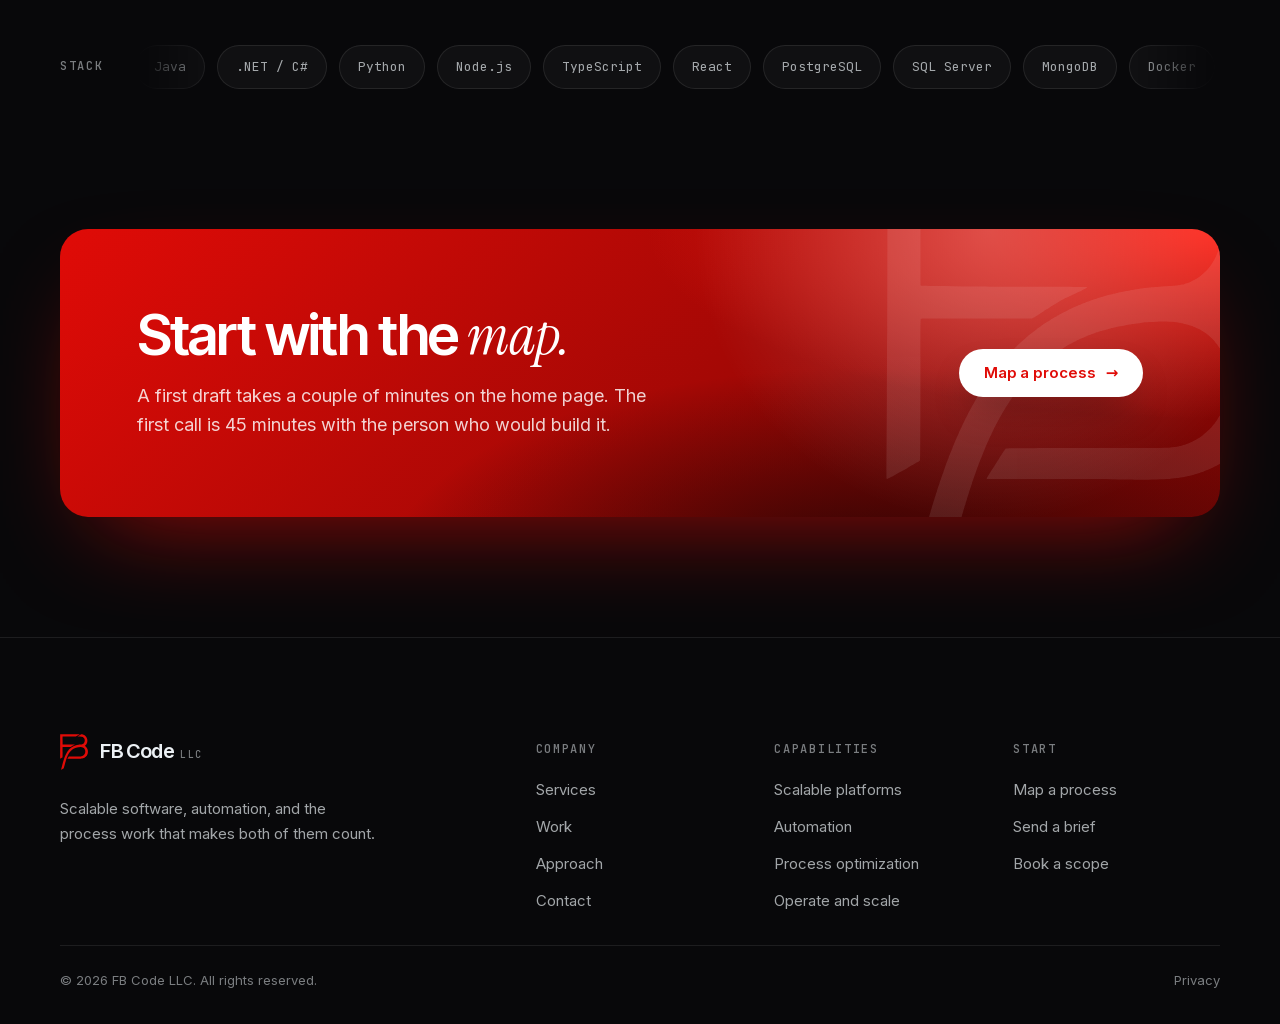
<file: approach.html>
<!DOCTYPE html>
<html lang="en">
<head>
<meta charset="utf-8">
<meta name="viewport" content="width=device-width, initial-scale=1">
<title>Approach — FB Code LLC</title>
<meta name="description" content="How FB Code LLC runs an engagement: map the real process, scope it in writing, build in two-week iterations, then measure against the baseline.">
<meta name="theme-color" content="#08080A">
<link rel="canonical" href="https://fb-code.com/approach">
<meta property="og:url" content="https://fb-code.com/approach">
<meta property="og:type" content="website">
<meta property="og:site_name" content="FB Code LLC">
<meta property="og:title" content="Approach — FB Code LLC">
<meta property="og:description" content="How FB Code LLC runs an engagement: map the real process, scope it in writing, build in two-week iterations, then measure against the baseline.">
<meta property="og:image" content="https://fb-code.com/assets/img/og.jpg">
<meta property="og:image:width" content="1200">
<meta property="og:image:height" content="630">
<meta property="og:image:alt" content="FB Code LLC — software that raises your output">
<meta name="twitter:card" content="summary_large_image">
<script>
(function(){
  var root = document.documentElement;
  root.classList.add("js");
  var theme = null;
  var map = null;
  try{
    theme = localStorage.getItem("fbcode-theme");
    map = localStorage.getItem("fbcode-map");
  }catch(e){}
  root.setAttribute("data-theme", theme === "light" ? "light" : "dark");
  if(map){
    root.classList.add("has-map");
  }
  var clean = location.pathname.replace(/(^|\/)index\.html$/, "$1").replace(/\.html$/, "");
  if(clean !== location.pathname){
    try{ history.replaceState(null, "", clean + location.search + location.hash); }catch(e){}
  }
})();
</script>
<link rel="icon" href="favicon.svg" type="image/svg+xml">
<link rel="apple-touch-icon" href="apple-touch-icon.png">
<link rel="preload" href="assets/fonts/inter-tight.woff2" as="font" type="font/woff2" crossorigin>
<link rel="preload" href="assets/fonts/inter.woff2" as="font" type="font/woff2" crossorigin>
<link rel="stylesheet" href="assets/css/site.css?v=9">
</head>
<body>

<a class="skip-link" href="#main">Skip to content</a>

<header class="site-header">
  <div class="wrap">
    <a class="lockup" href="./" aria-label="FB Code LLC — home">
      <span class="mark" aria-hidden="true"></span>
      <span class="lockup-type">
        <span class="lockup-name">FB Code</span>
        <span class="lockup-llc">LLC</span>
      </span>
    </a>
    <nav class="nav" aria-label="Primary">
      <a href="services">Services</a>
      <a href="work">Work</a>
      <a href="approach" aria-current="page">Approach</a>
      <a href="contact">Contact</a>
    </nav>
      <div class="header-tools">
        <a class="map-chip" href="map" data-map-chip hidden><span data-map-chip-text>Your map</span></a>
        <button class="theme-btn" type="button" data-theme-toggle aria-label="Switch to light theme" title="Switch to light theme" aria-pressed="false">
          <svg class="i-sun" viewBox="0 0 24 24" fill="none" stroke="currentColor" stroke-width="1.5" stroke-linecap="round" aria-hidden="true"><circle cx="12" cy="12" r="4.2"/><path d="M12 2.6v2.2M12 19.2v2.2M2.6 12h2.2M19.2 12h2.2M5.4 5.4l1.6 1.6M17 17l1.6 1.6M18.6 5.4L17 7M7 17l-1.6 1.6"/></svg>
          <svg class="i-moon" viewBox="0 0 24 24" fill="none" stroke="currentColor" stroke-width="1.5" stroke-linecap="round" stroke-linejoin="round" aria-hidden="true"><path d="M20.2 14.9A8.6 8.6 0 0 1 9.1 3.8a8.6 8.6 0 1 0 11.1 11.1Z"/></svg>
        </button>
        <a class="btn btn--solid header-cta" href="contact">Start a project</a>
        <button class="menu-btn" type="button" data-menu-button aria-expanded="false" aria-controls="mobile-nav" aria-label="Menu">
          <span></span><span></span><span></span>
        </button>
      </div>
  </div>
  <div class="mobile-nav" id="mobile-nav" data-menu-panel>
    <div class="wrap">
      <a href="services">Services</a>
      <a href="work">Work</a>
      <a href="approach" aria-current="page">Approach</a>
      <a href="contact">Contact</a>
      <a href="map" data-map-chip hidden>Your map</a>
      <a class="btn btn--solid btn--block" href="contact">Start a project</a>
    </div>
  </div>
</header>

<main id="main">

  <section class="page-hero">
    <div class="aurora" aria-hidden="true"><i></i><i></i><i></i></div>
    <div class="grid-lines" aria-hidden="true"></div>
    <div class="wrap">
      <p class="crumb"><a href="./">Home</a> <span class="sep">/</span> <span>Approach</span></p>
      <h1>Map it, scope it in writing, then <em>build.</em></h1>
      <p class="lede">Most failed software projects were specified by people who had never watched the work being done. We fix that order.</p>
    </div>
  </section>

  <section class="section section--flush">
    <div class="wrap">
      <ol class="timeline timeline--rail reveal stagger">
        <li class="tl-step" id="map">
          <div class="tl-head">
            <span class="num">01</span>
            <h2>Map</h2>
          </div>
          <p>We sit with the people doing the work and write the real process down, step by step, with timings. Not the documented process — the one that actually happens, including the spreadsheet nobody mentions in meetings.</p>
          <p class="tl-get"><span class="label">The rule</span>You get the map whether or not we go further.<br><a class="section-link" href="./#mapper" data-map-none>Try a first draft now →</a><a class="section-link" href="map" data-map-own hidden>Open the draft you made →</a></p>
        </li>
        <li class="tl-step" id="scope">
          <div class="tl-head">
            <span class="num">02</span>
            <h2>Scope</h2>
          </div>
          <p>One to two weeks, paid. It ends in a written specification, an architecture, a build plan, and a price for the first phase. The document is yours outright and is useful even if you hand it to another team.</p>
          <p class="tl-get"><span class="label">The rule</span>No build starts without one.</p>
        </li>
        <li class="tl-step" id="build">
          <div class="tl-head">
            <span class="num">03</span>
            <h2>Build</h2>
          </div>
          <p>Two-week iterations against a board you can see. Every iteration ends with working software deployed somewhere you can use it, and a review session where scope can change.</p>
          <p class="tl-get"><span class="label">The rule</span>You talk to the engineer writing the code.</p>
        </li>
        <li class="tl-step" id="measure">
          <div class="tl-head">
            <span class="num">04</span>
            <h2>Measure</h2>
          </div>
          <p>We take the baseline from the mapping phase and re-measure against it. Cycle time, manual steps removed, rework rate. If a number did not move, that goes in the report too.</p>
          <p class="tl-get"><span class="label">The rule</span>Agreed before the first commit, not after.</p>
        </li>
        <li class="tl-step" id="operate">
          <div class="tl-head">
            <span class="num">05</span>
            <h2>Operate</h2>
          </div>
          <p>Deployment, monitoring, dependency upgrades, and incident response, with a named engineer who already knows the system. A monthly written note on what changed.</p>
          <p class="tl-get"><span class="label">The rule</span>Monthly retainer, cancel with notice.</p>
        </li>
      </ol>
    </div>
  </section>

  <section class="section paper">
    <div class="wrap reveal">
      <div class="section-head">
        <h2>What we measure</h2>
        <span class="num">Baseline first</span>
      </div>
      <div class="measures reveal stagger">
        <div class="measure">
          <h3>Cycle time</h3>
          <svg class="measure-glyph" viewBox="0 0 120 40" aria-hidden="true" focusable="false">
            <path class="hot draw" pathLength="1" d="M10 14H110"/>
            <circle class="dot" cx="6" cy="14" r="3.5"/>
            <circle class="dot" cx="114" cy="14" r="3.5"/>
            <path d="M6 26v6h108v-6"/>
          </svg>
          <p>How long one unit of work takes end to end. The number that says whether the process changed or the work just moved somewhere else.</p>
        </div>
        <div class="measure">
          <h3>Manual steps removed</h3>
          <svg class="measure-glyph" viewBox="0 0 120 40" aria-hidden="true" focusable="false">
            <path d="M8 20H112"/>
            <circle class="dot" cx="8" cy="20" r="3.5"/>
            <circle class="gone" cx="34" cy="20" r="5"/>
            <circle class="dot" cx="60" cy="20" r="3.5"/>
            <circle class="gone" cx="86" cy="20" r="5"/>
            <circle class="dot" cx="112" cy="20" r="3.5"/>
          </svg>
          <p>Every hand-off a person no longer performs, counted and costed against the hours it used to take each week.</p>
        </div>
        <div class="measure">
          <h3>Rework rate</h3>
          <svg class="measure-glyph" viewBox="0 0 120 40" aria-hidden="true" focusable="false">
            <path d="M6 30H110"/>
            <path d="M105 25l6 5-6 5"/>
            <path class="hot draw" pathLength="1" d="M82 30C82 2 38 2 38 22"/>
            <path class="hot" d="M33 18l5 6 5-6"/>
          </svg>
          <p>Work that had to be done twice. Automation is only a gain if it does not quietly create a new class of failure.</p>
        </div>
      </div>
    </div>
  </section>

  <section class="section">
    <div class="wrap reveal">
      <div class="section-head">
        <h2>How we build it</h2>
        <span class="num">Engineering</span>
      </div>
      <ul class="facts reveal stagger">
        <li><span class="k">Backend</span><span class="v">Java, .NET, Python, or Node — chosen for the team that will maintain it, not for novelty.</span></li>
        <li><span class="k">Data</span><span class="v">PostgreSQL, SQL Server, or MongoDB, with versioned migrations reviewed like code.</span></li>
        <li><span class="k">Frontend</span><span class="v">React and TypeScript, accessible to WCAG AA, built against a design system rather than page by page.</span></li>
        <li><span class="k">Infrastructure</span><span class="v">Containerised and declared in Terraform, so the environment can be rebuilt rather than remembered.</span></li>
        <li><span class="k">Testing</span><span class="v">Behaviour covered by automated tests before a change ships, not after an incident.</span></li>
        <li><span class="k">Handover</span><span class="v">Runbooks, architecture notes, and access your team owns from day one.</span></li>
      </ul>
    </div>
  </section>

  <section class="section section--tight">
    <div class="wrap reveal">
      <div class="stack-row">
        <span class="label">Stack</span>
        <div class="marquee">
          <ul class="stack-tags">
          <li>Java</li>
          <li>.NET / C#</li>
          <li>Python</li>
          <li>Node.js</li>
          <li>TypeScript</li>
          <li>React</li>
          <li>PostgreSQL</li>
          <li>SQL Server</li>
          <li>MongoDB</li>
          <li>Docker</li>
          <li>Terraform</li>
          <li>AWS</li>
        
          <li aria-hidden="true">Java</li>
          <li aria-hidden="true">.NET / C#</li>
          <li aria-hidden="true">Python</li>
          <li aria-hidden="true">Node.js</li>
          <li aria-hidden="true">TypeScript</li>
          <li aria-hidden="true">React</li>
          <li aria-hidden="true">PostgreSQL</li>
          <li aria-hidden="true">SQL Server</li>
          <li aria-hidden="true">MongoDB</li>
          <li aria-hidden="true">Docker</li>
          <li aria-hidden="true">Terraform</li>
          <li aria-hidden="true">AWS</li>
          </ul>
        </div>
      </div>
    </div>
  </section>

  <section class="section cta">
    <div class="wrap reveal">
      <div>
        <h2>Start with the <em>map.</em></h2>
        <p>A first draft takes a couple of minutes on the home page. The first call is 45 minutes with the person who would build it.</p>
      </div>
      <a class="btn btn--signal" href="./#mapper">Map a process <span class="arrow">→</span></a>
    </div>
  </section>

</main>

<footer class="site-footer">
  <div class="wrap">
    <div class="footer-top">
      <div>
        <a class="lockup" href="./" aria-label="FB Code LLC — home">
          <span class="mark" aria-hidden="true"></span>
          <span class="lockup-type">
            <span class="lockup-name">FB Code</span>
            <span class="lockup-llc">LLC</span>
          </span>
        </a>
        <p class="footer-blurb">Scalable software, automation, and the process work that makes both of them count.</p>
      </div>
      <div class="footer-cols">
        <div class="footer-col">
          <span class="label">Company</span>
          <ul>
            <li><a href="services">Services</a></li>
            <li><a href="work">Work</a></li>
            <li><a href="approach">Approach</a></li>
            <li><a href="contact">Contact</a></li>
          </ul>
        </div>
        <div class="footer-col">
          <span class="label">Capabilities</span>
          <ul>
            <li><a href="services#platforms">Scalable platforms</a></li>
            <li><a href="services#automation">Automation</a></li>
            <li><a href="services#process">Process optimization</a></li>
            <li><a href="services#operate">Operate and scale</a></li>
          </ul>
        </div>
        <div class="footer-col">
          <span class="label">Start</span>
          <ul>
            <li><a href="./#mapper">Map a process</a></li>
            <li><a href="contact">Send a brief</a></li>
            <li><a href="approach#scope">Book a scope</a></li>
          </ul>
        </div>
      </div>
    </div>
    <div class="footer-bottom">
      <p>© <span data-year>2026</span> FB Code LLC. All rights reserved.</p>
      <p><a href="privacy">Privacy</a></p>
    </div>
  </div>
</footer>

<script src="assets/js/site.js?v=10"></script>
<script src="assets/js/map.js?v=10"></script>
</body>
</html>
</file>
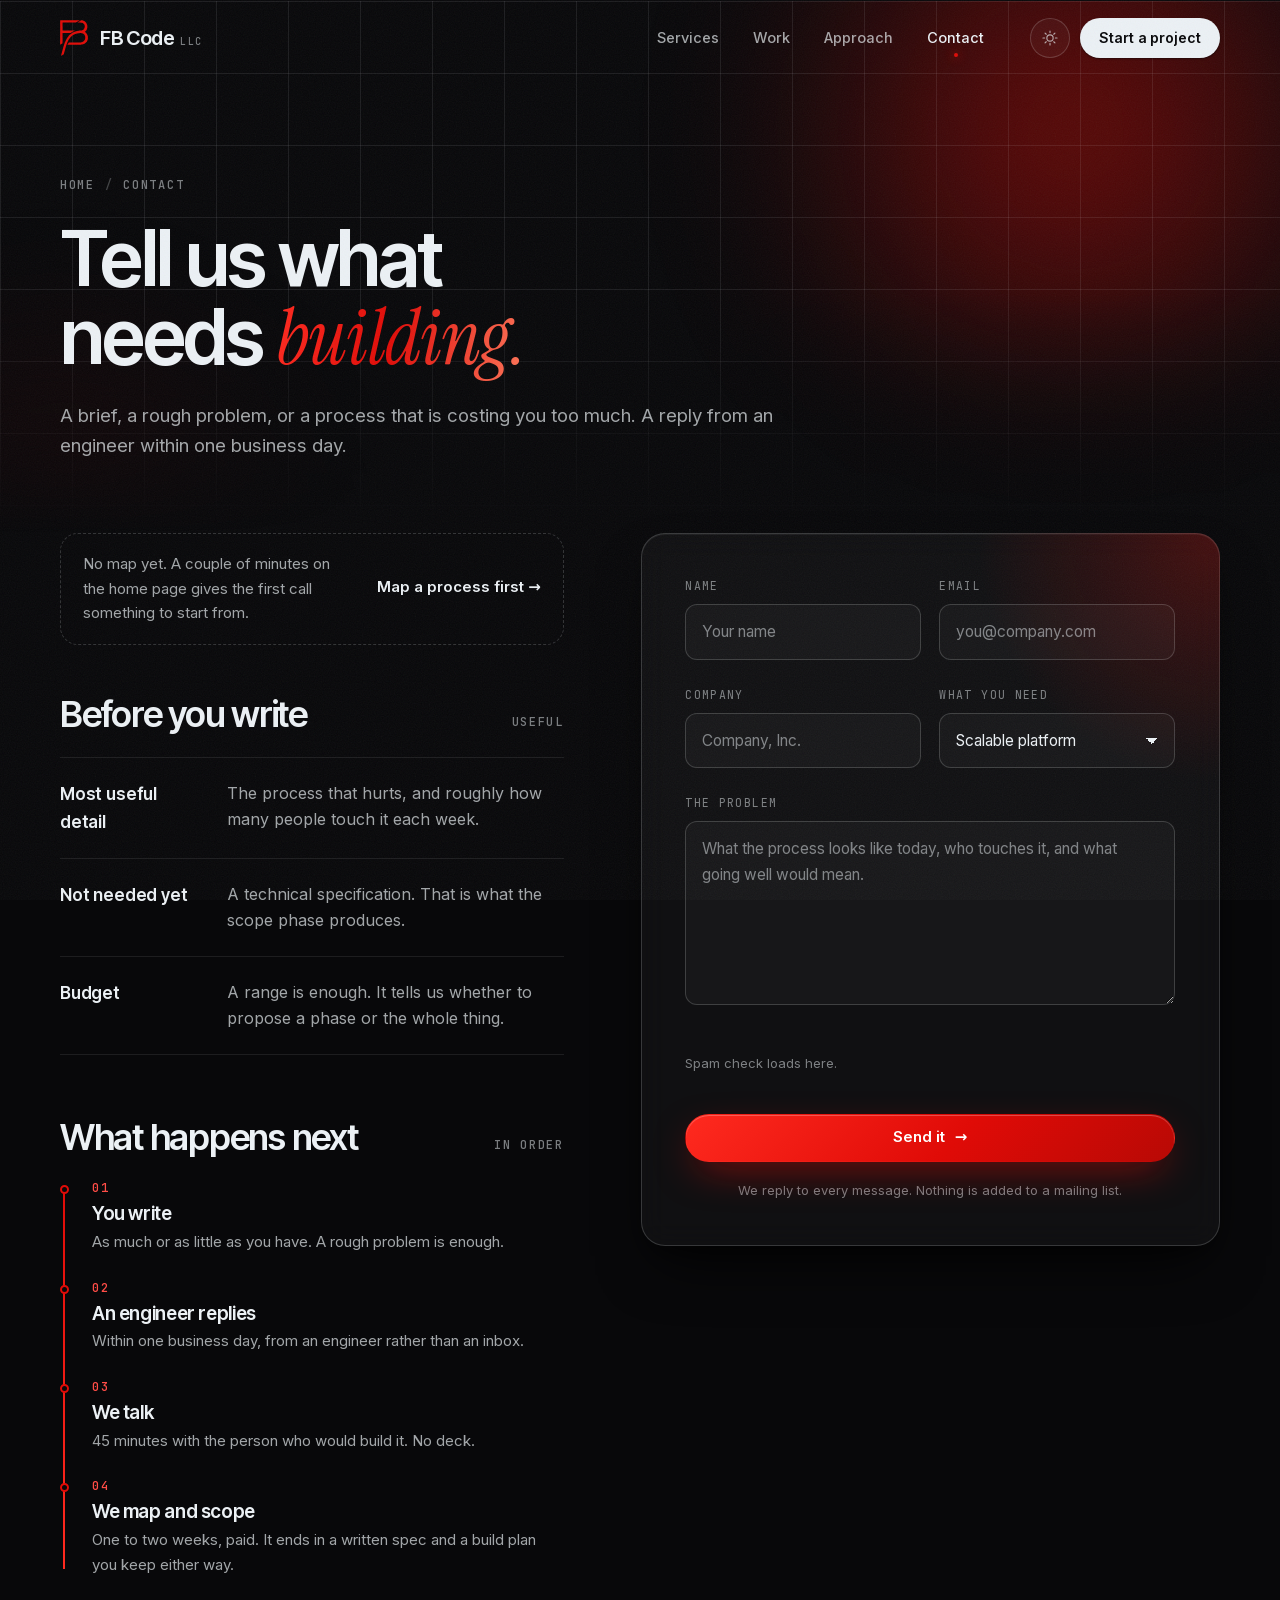
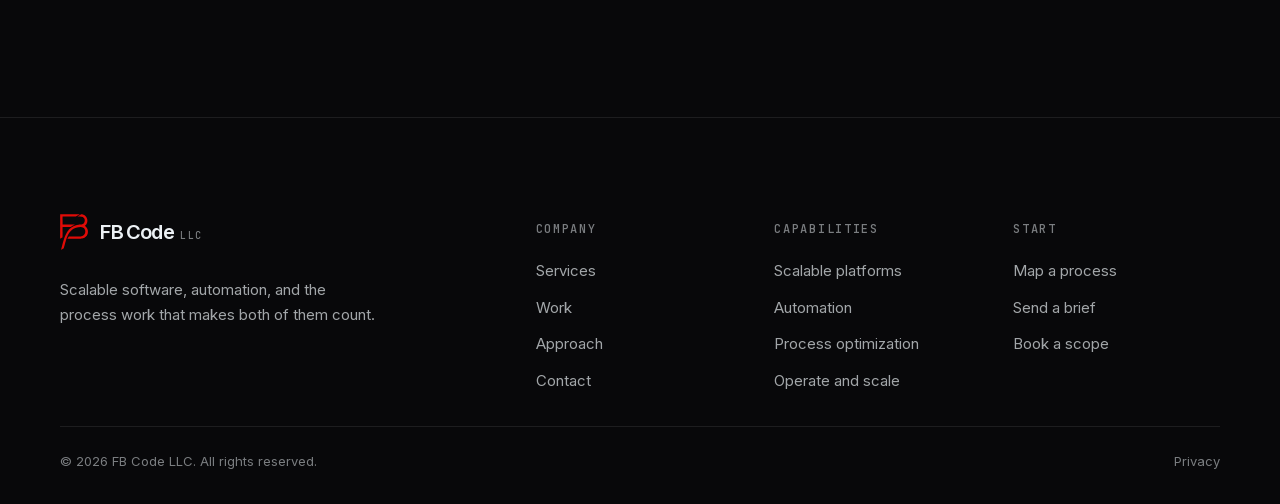
<file: contact.html>
<!DOCTYPE html>
<html lang="en">
<head>
<meta charset="utf-8">
<meta name="viewport" content="width=device-width, initial-scale=1">
<title>Contact — FB Code LLC</title>
<meta name="description" content="Send FB Code LLC a brief or a process problem. A reply from an engineer within one business day.">
<meta name="theme-color" content="#08080A">
<link rel="canonical" href="https://fb-code.com/contact">
<meta property="og:url" content="https://fb-code.com/contact">
<meta property="og:type" content="website">
<meta property="og:site_name" content="FB Code LLC">
<meta property="og:title" content="Contact — FB Code LLC">
<meta property="og:description" content="Send FB Code LLC a brief or a process problem. A reply from an engineer within one business day.">
<meta property="og:image" content="https://fb-code.com/assets/img/og.jpg">
<meta property="og:image:width" content="1200">
<meta property="og:image:height" content="630">
<meta property="og:image:alt" content="FB Code LLC — software that raises your output">
<meta name="twitter:card" content="summary_large_image">
<script>
(function(){
  var root = document.documentElement;
  root.classList.add("js");
  var theme = null;
  var map = null;
  try{
    theme = localStorage.getItem("fbcode-theme");
    map = localStorage.getItem("fbcode-map");
  }catch(e){}
  root.setAttribute("data-theme", theme === "light" ? "light" : "dark");
  if(map){
    root.classList.add("has-map");
  }
  var clean = location.pathname.replace(/(^|\/)index\.html$/, "$1").replace(/\.html$/, "");
  if(clean !== location.pathname){
    try{ history.replaceState(null, "", clean + location.search + location.hash); }catch(e){}
  }
})();
</script>
<link rel="icon" href="favicon.svg" type="image/svg+xml">
<link rel="apple-touch-icon" href="apple-touch-icon.png">
<link rel="preload" href="assets/fonts/inter-tight.woff2" as="font" type="font/woff2" crossorigin>
<link rel="preload" href="assets/fonts/inter.woff2" as="font" type="font/woff2" crossorigin>
<link rel="stylesheet" href="assets/css/site.css?v=9">
</head>
<body>

<a class="skip-link" href="#main">Skip to content</a>

<header class="site-header">
  <div class="wrap">
    <a class="lockup" href="./" aria-label="FB Code LLC — home">
      <span class="mark" aria-hidden="true"></span>
      <span class="lockup-type">
        <span class="lockup-name">FB Code</span>
        <span class="lockup-llc">LLC</span>
      </span>
    </a>
    <nav class="nav" aria-label="Primary">
      <a href="services">Services</a>
      <a href="work">Work</a>
      <a href="approach">Approach</a>
      <a href="contact" aria-current="page">Contact</a>
    </nav>
      <div class="header-tools">
        <a class="map-chip" href="map" data-map-chip hidden><span data-map-chip-text>Your map</span></a>
        <button class="theme-btn" type="button" data-theme-toggle aria-label="Switch to light theme" title="Switch to light theme" aria-pressed="false">
          <svg class="i-sun" viewBox="0 0 24 24" fill="none" stroke="currentColor" stroke-width="1.5" stroke-linecap="round" aria-hidden="true"><circle cx="12" cy="12" r="4.2"/><path d="M12 2.6v2.2M12 19.2v2.2M2.6 12h2.2M19.2 12h2.2M5.4 5.4l1.6 1.6M17 17l1.6 1.6M18.6 5.4L17 7M7 17l-1.6 1.6"/></svg>
          <svg class="i-moon" viewBox="0 0 24 24" fill="none" stroke="currentColor" stroke-width="1.5" stroke-linecap="round" stroke-linejoin="round" aria-hidden="true"><path d="M20.2 14.9A8.6 8.6 0 0 1 9.1 3.8a8.6 8.6 0 1 0 11.1 11.1Z"/></svg>
        </button>
        <a class="btn btn--solid header-cta" href="contact">Start a project</a>
        <button class="menu-btn" type="button" data-menu-button aria-expanded="false" aria-controls="mobile-nav" aria-label="Menu">
          <span></span><span></span><span></span>
        </button>
      </div>
  </div>
  <div class="mobile-nav" id="mobile-nav" data-menu-panel>
    <div class="wrap">
      <a href="services">Services</a>
      <a href="work">Work</a>
      <a href="approach">Approach</a>
      <a href="contact" aria-current="page">Contact</a>
      <a href="map" data-map-chip hidden>Your map</a>
      <a class="btn btn--solid btn--block" href="contact">Start a project</a>
    </div>
  </div>
</header>

<main id="main">

  <section class="page-hero">
    <div class="aurora" aria-hidden="true"><i></i><i></i><i></i></div>
    <div class="grid-lines" aria-hidden="true"></div>
    <div class="wrap">
      <p class="crumb"><a href="./">Home</a> <span class="sep">/</span> <span>Contact</span></p>
      <h1 data-no-split><span data-split data-hero-plain>Tell us what needs <em>building.</em></span><span data-split data-hero-map hidden>Your map is <em>attached.</em></span></h1>
      <p class="lede"><span data-hero-plain>A brief, a rough problem, or a process that is costing you too much. A reply from an engineer within one business day.</span><span data-hero-map hidden>The first call starts from your map instead of a blank page. Add anything the map cannot say. A reply from an engineer within one business day.</span></p>
    </div>
  </section>

  <section class="section section--flush">
    <div class="wrap reveal">
      <div class="contact-grid">
        <div>
          <aside class="attach paper" data-map-attach aria-label="Your process map">
            <div class="attach-head">
              <span class="label label--signal">Process map · first draft</span>
              <span class="attach-links">
                <a href="map">Open it</a>
                <a href="./#mapper">Edit</a>
                <button type="button" data-attach-remove>Do not send it</button>
              </span>
            </div>
            <dl data-attach-rows></dl>
            <div class="bar" data-map-bar role="img"></div>
          </aside>
          <div class="attach-none" data-attach-none>
            <p>No map yet. A couple of minutes on the home page gives the first call something to start from.</p>
            <a class="section-link" href="./#mapper">Map a process first →</a>
          </div>
          <div class="section-head">
            <h2>Before you write</h2>
            <span class="num">Useful</span>
          </div>
          <ul class="facts reveal stagger">
            <li><span class="k">Most useful detail</span><span class="v">The process that hurts, and roughly how many people touch it each week.</span></li>
            <li><span class="k">Not needed yet</span><span class="v">A technical specification. That is what the scope phase produces.</span></li>
            <li><span class="k">Budget</span><span class="v">A range is enough. It tells us whether to propose a phase or the whole thing.</span></li>
          </ul>
          <div class="section-head">
            <h2>What happens next</h2>
            <span class="num">In order</span>
          </div>
          <ol class="timeline timeline--stack reveal stagger">
            <li class="tl-step">
              <span class="num">01</span>
              <h3>You write</h3>
              <p>As much or as little as you have. A rough problem is enough.</p>
            </li>
            <li class="tl-step">
              <span class="num">02</span>
              <h3>An engineer replies</h3>
              <p>Within one business day, from an engineer rather than an inbox.</p>
            </li>
            <li class="tl-step">
              <span class="num">03</span>
              <h3>We talk</h3>
              <p>45 minutes with the person who would build it. No deck.</p>
            </li>
            <li class="tl-step">
              <span class="num">04</span>
              <h3>We map and scope</h3>
              <p>One to two weeks, paid. It ends in a written spec and a build plan you keep either way.</p>
            </li>
          </ol>
        </div>

        <form class="form" data-contact-form action="https://formspree.io/f/mbggzndn" method="POST">
          <p class="form-attached"><span class="label label--signal">Attached</span>Your process map goes with this message.</p>
          <div class="field-row">
            <label class="field">
              <span>Name</span>
              <input type="text" name="name" autocomplete="name" placeholder="Your name" required data-required>
              <span class="field-error" aria-live="polite"></span>
            </label>
            <label class="field">
              <span>Email</span>
              <input type="email" name="email" autocomplete="email" placeholder="you@company.com" required data-required>
              <span class="field-error" aria-live="polite"></span>
            </label>
          </div>
          <div class="field-row">
            <label class="field">
              <span>Company</span>
              <input type="text" name="company" autocomplete="organization" placeholder="Company, Inc.">
              <span class="field-error" aria-live="polite"></span>
            </label>
            <label class="field">
              <span>What you need</span>
              <select name="topic" data-need-select>
                <option data-need="platforms">Scalable platform</option>
                <option data-need="automation">Automation</option>
                <option data-need="process">Process optimization</option>
                <option data-need="operate">Operate and scale</option>
                <option data-need="frontend">Product interface</option>
                <option data-need="data">Data and reporting</option>
                <option>Not sure yet</option>
              </select>
            </label>
          </div>
          <label class="field">
            <span>The problem</span>
            <textarea name="details" rows="6" placeholder="What the process looks like today, who touches it, and what going well would mean." required data-required></textarea>
            <span class="field-error" aria-live="polite"></span>
          </label>
          <label class="hp" aria-hidden="true">Leave this empty<input type="text" name="_gotcha" tabindex="-1"></label>
          <div class="captcha" data-captcha data-sitekey="0x4AAAAAAGBUDjzjVWUt1X9H" hidden>Spam check loads here.</div>
          <button class="btn btn--signal btn--block" type="submit"><span data-submit-label>Send it</span> <span class="arrow">→</span></button>
          <p class="form-note">We reply to every message. Nothing is added to a mailing list.</p>
          <div class="form-status" role="status" aria-live="polite"></div>
          <div class="form-done" data-form-done tabindex="-1">
            <span class="form-done-mark" aria-hidden="true"></span>
            <h2>Message sent.</h2>
            <p>You will hear back from an engineer within one business day.</p>
            <button class="btn btn--ghost" type="button" data-form-again>Send another</button>
          </div>
        </form>
      </div>
    </div>
  </section>

</main>

<footer class="site-footer">
  <div class="wrap">
    <div class="footer-top">
      <div>
        <a class="lockup" href="./" aria-label="FB Code LLC — home">
          <span class="mark" aria-hidden="true"></span>
          <span class="lockup-type">
            <span class="lockup-name">FB Code</span>
            <span class="lockup-llc">LLC</span>
          </span>
        </a>
        <p class="footer-blurb">Scalable software, automation, and the process work that makes both of them count.</p>
      </div>
      <div class="footer-cols">
        <div class="footer-col">
          <span class="label">Company</span>
          <ul>
            <li><a href="services">Services</a></li>
            <li><a href="work">Work</a></li>
            <li><a href="approach">Approach</a></li>
            <li><a href="contact">Contact</a></li>
          </ul>
        </div>
        <div class="footer-col">
          <span class="label">Capabilities</span>
          <ul>
            <li><a href="services#platforms">Scalable platforms</a></li>
            <li><a href="services#automation">Automation</a></li>
            <li><a href="services#process">Process optimization</a></li>
            <li><a href="services#operate">Operate and scale</a></li>
          </ul>
        </div>
        <div class="footer-col">
          <span class="label">Start</span>
          <ul>
            <li><a href="./#mapper">Map a process</a></li>
            <li><a href="contact">Send a brief</a></li>
            <li><a href="approach#scope">Book a scope</a></li>
          </ul>
        </div>
      </div>
    </div>
    <div class="footer-bottom">
      <p>© <span data-year>2026</span> FB Code LLC. All rights reserved.</p>
      <p><a href="privacy">Privacy</a></p>
    </div>
  </div>
</footer>

<script src="assets/js/site.js?v=10"></script>
<script src="assets/js/map.js?v=10"></script>
</body>
</html>
</file>
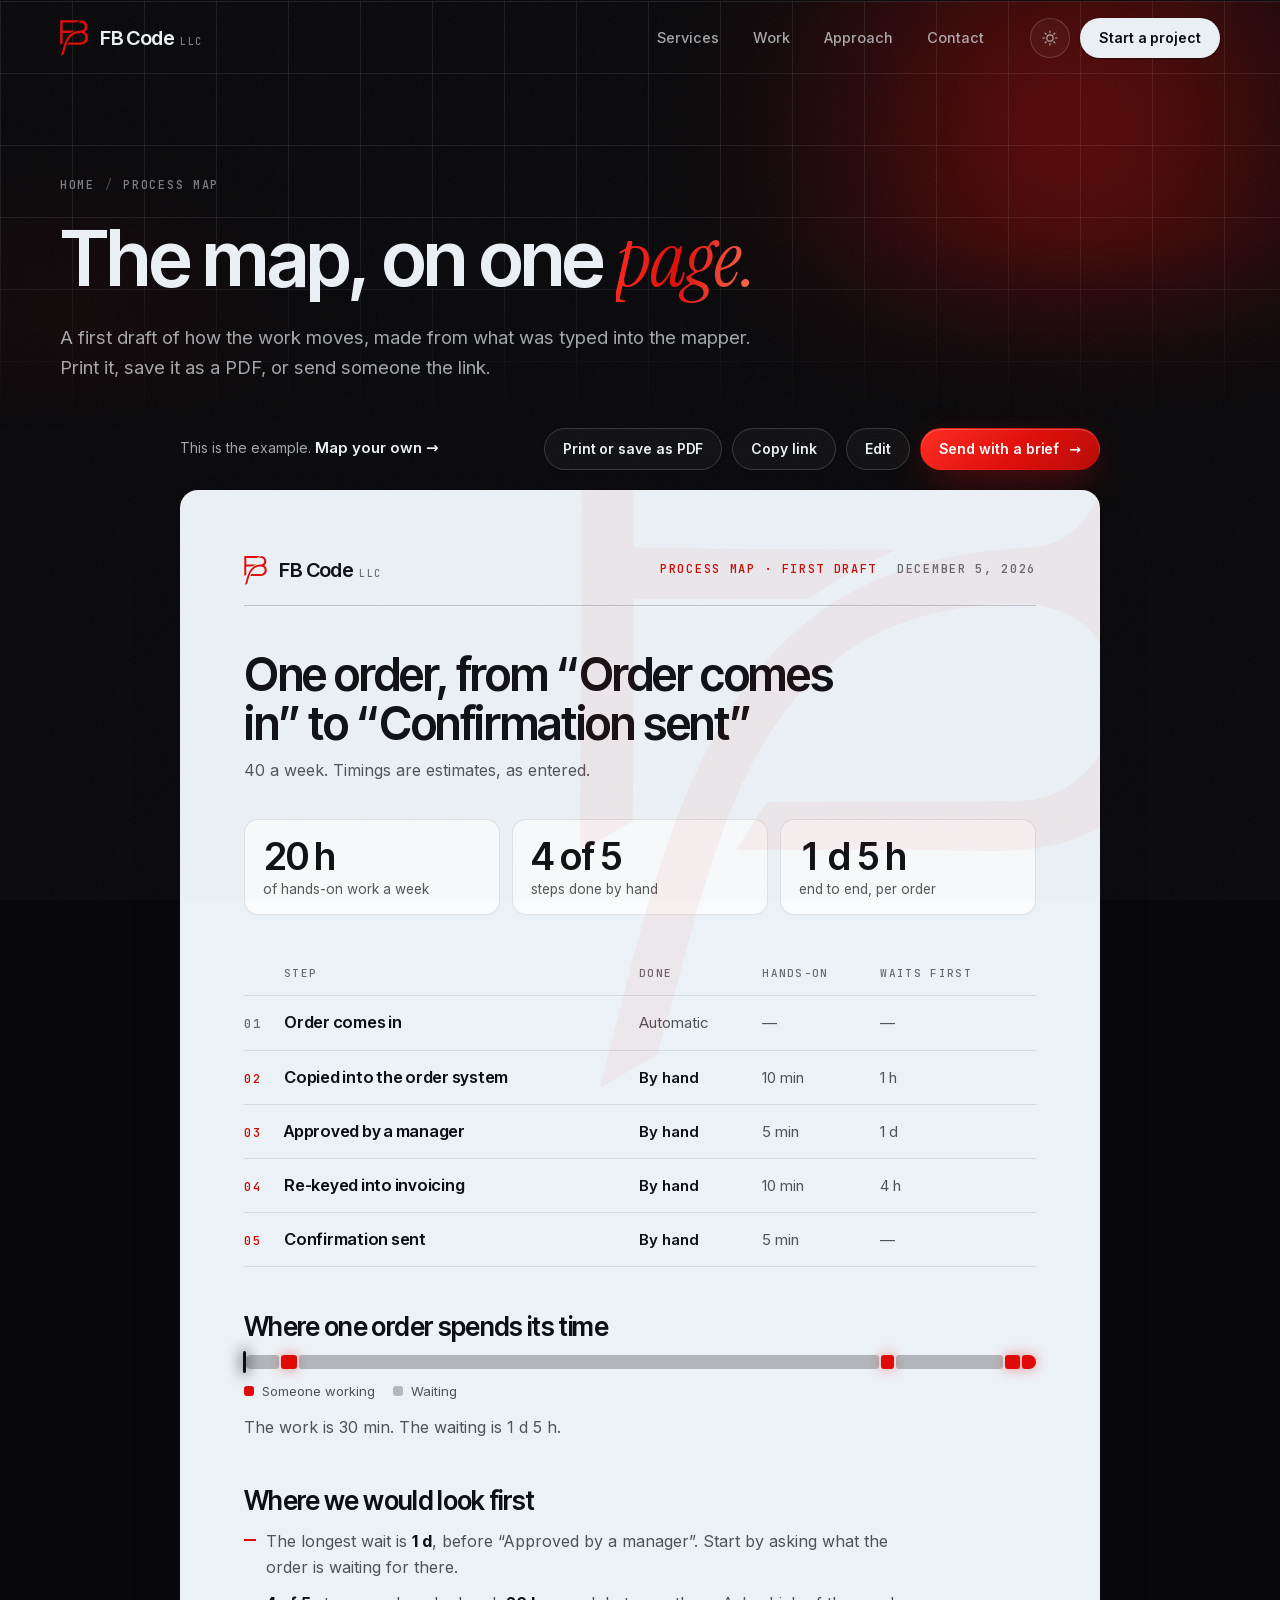
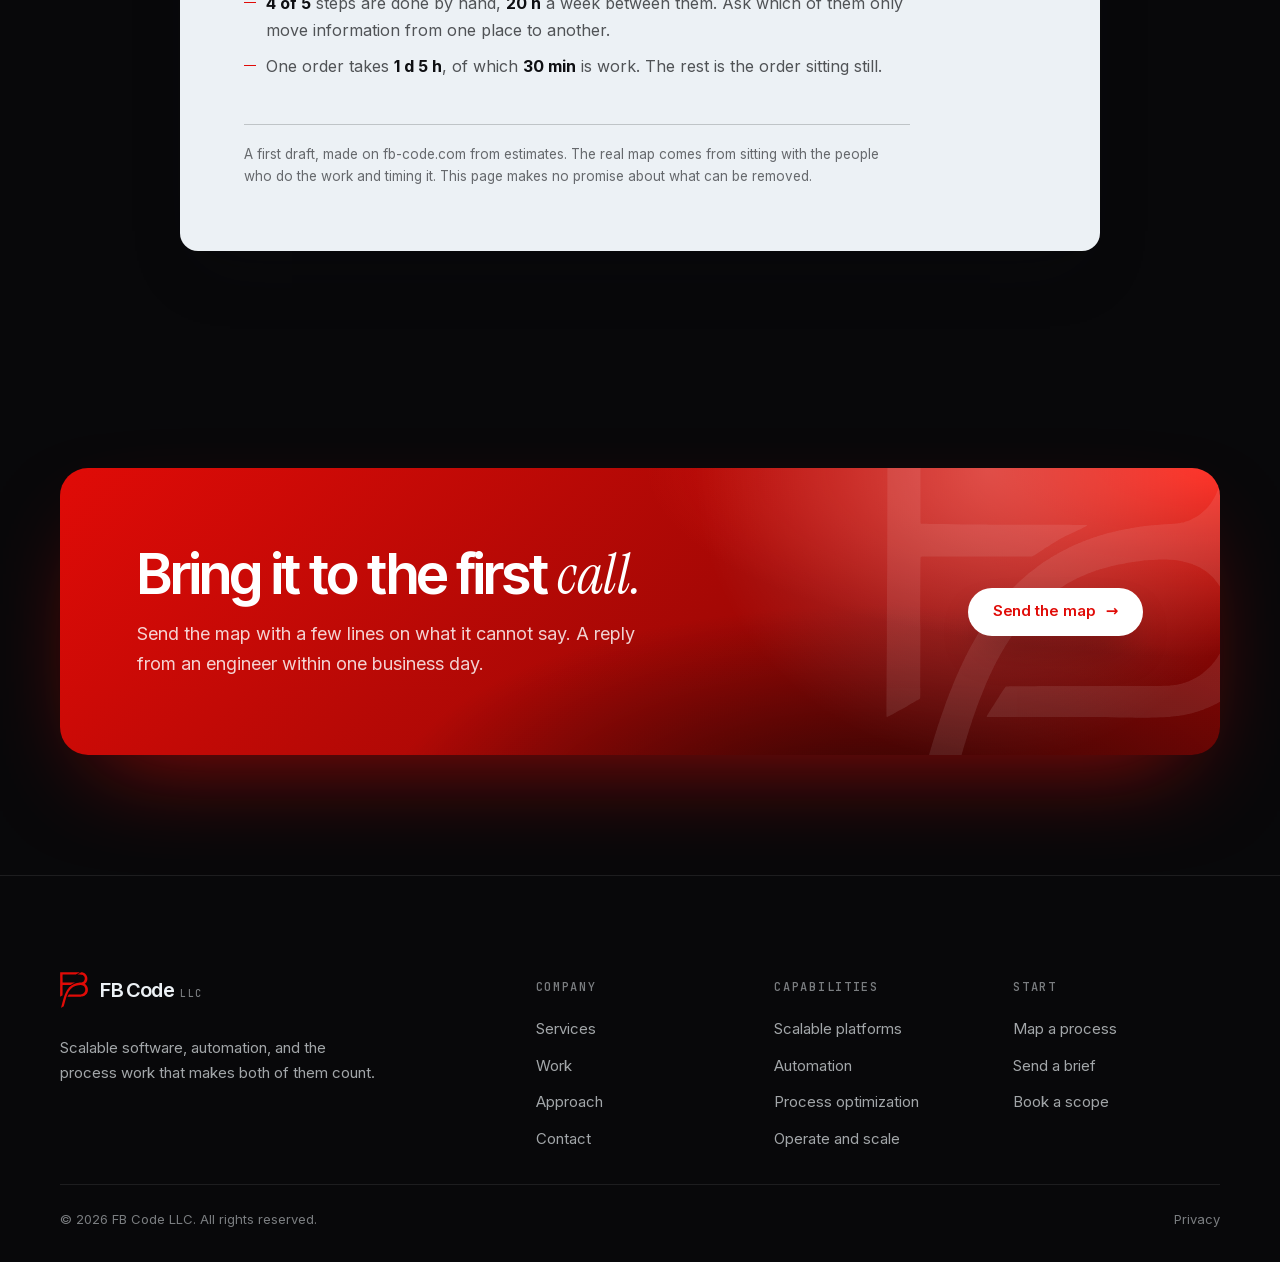
<file: map.html>
<!DOCTYPE html>
<html lang="en">
<head>
<meta charset="utf-8">
<meta name="viewport" content="width=device-width, initial-scale=1">
<title>Process map — FB Code LLC</title>
<meta name="description" content="A one-page first draft of a process: its steps, who does them, how long they take and where the work waits. Made in the browser, printable, shareable by link.">
<meta name="theme-color" content="#08080A">
<link rel="canonical" href="https://fb-code.com/map">
<meta property="og:url" content="https://fb-code.com/map">
<meta property="og:type" content="website">
<meta property="og:site_name" content="FB Code LLC">
<meta property="og:title" content="Process map — FB Code LLC">
<meta property="og:description" content="A one-page first draft of a process: its steps, who does them, how long they take and where the work waits.">
<meta property="og:image" content="https://fb-code.com/assets/img/og.jpg">
<meta property="og:image:width" content="1200">
<meta property="og:image:height" content="630">
<meta property="og:image:alt" content="FB Code LLC — software that raises your output">
<meta name="twitter:card" content="summary_large_image">
<script>
(function(){
  var root = document.documentElement;
  root.classList.add("js");
  var theme = null;
  var map = null;
  try{
    theme = localStorage.getItem("fbcode-theme");
    map = localStorage.getItem("fbcode-map");
  }catch(e){}
  root.setAttribute("data-theme", theme === "light" ? "light" : "dark");
  if(map){
    root.classList.add("has-map");
  }
  var clean = location.pathname.replace(/(^|\/)index\.html$/, "$1").replace(/\.html$/, "");
  if(clean !== location.pathname){
    try{ history.replaceState(null, "", clean + location.search + location.hash); }catch(e){}
  }
})();
</script>
<link rel="icon" href="favicon.svg" type="image/svg+xml">
<link rel="apple-touch-icon" href="apple-touch-icon.png">
<link rel="preload" href="assets/fonts/inter-tight.woff2" as="font" type="font/woff2" crossorigin>
<link rel="preload" href="assets/fonts/inter.woff2" as="font" type="font/woff2" crossorigin>
<link rel="stylesheet" href="assets/css/site.css?v=9">
</head>
<body>

<a class="skip-link" href="#main">Skip to content</a>

<header class="site-header">
  <div class="wrap">
    <a class="lockup" href="./" aria-label="FB Code LLC — home">
      <span class="mark" aria-hidden="true"></span>
      <span class="lockup-type">
        <span class="lockup-name">FB Code</span>
        <span class="lockup-llc">LLC</span>
      </span>
    </a>
    <nav class="nav" aria-label="Primary">
      <a href="services">Services</a>
      <a href="work">Work</a>
      <a href="approach">Approach</a>
      <a href="contact">Contact</a>
    </nav>
      <div class="header-tools">
        <a class="map-chip" href="map" data-map-chip hidden><span data-map-chip-text>Your map</span></a>
        <button class="theme-btn" type="button" data-theme-toggle aria-label="Switch to light theme" title="Switch to light theme" aria-pressed="false">
          <svg class="i-sun" viewBox="0 0 24 24" fill="none" stroke="currentColor" stroke-width="1.5" stroke-linecap="round" aria-hidden="true"><circle cx="12" cy="12" r="4.2"/><path d="M12 2.6v2.2M12 19.2v2.2M2.6 12h2.2M19.2 12h2.2M5.4 5.4l1.6 1.6M17 17l1.6 1.6M18.6 5.4L17 7M7 17l-1.6 1.6"/></svg>
          <svg class="i-moon" viewBox="0 0 24 24" fill="none" stroke="currentColor" stroke-width="1.5" stroke-linecap="round" stroke-linejoin="round" aria-hidden="true"><path d="M20.2 14.9A8.6 8.6 0 0 1 9.1 3.8a8.6 8.6 0 1 0 11.1 11.1Z"/></svg>
        </button>
        <a class="btn btn--solid header-cta" href="contact">Start a project</a>
        <button class="menu-btn" type="button" data-menu-button aria-expanded="false" aria-controls="mobile-nav" aria-label="Menu">
          <span></span><span></span><span></span>
        </button>
      </div>
  </div>
  <div class="mobile-nav" id="mobile-nav" data-menu-panel>
    <div class="wrap">
      <a href="services">Services</a>
      <a href="work">Work</a>
      <a href="approach">Approach</a>
      <a href="contact">Contact</a>
      <a href="map" data-map-chip hidden>Your map</a>
      <a class="btn btn--solid btn--block" href="contact">Start a project</a>
    </div>
  </div>
</header>

<main id="main">

  <section class="page-hero page-hero--slim">
    <div class="aurora" aria-hidden="true"><i></i><i></i><i></i></div>
    <div class="grid-lines" aria-hidden="true"></div>
    <div class="wrap">
      <p class="crumb"><a href="./">Home</a> <span class="sep">/</span> <span>Process map</span></p>
      <h1>The map, on one <em>page.</em></h1>
      <p class="lede">A first draft of how the work moves, made from what was typed into the mapper. Print it, save it as a PDF, or send someone the link.</p>
    </div>
  </section>

  <section class="section section--flush">
    <div class="wrap">
      <div class="sheet-wrap" data-map-doc data-source="example">
        <div class="sheet-tools">
          <p class="sheet-source">
            <span data-when="example">This is the example. <a class="section-link" href="./#mapper">Map your own →</a></span>
            <span data-when="own">Your map, saved in this browser only.</span>
            <span data-when="shared">A map someone shared with you. It lives in the link, not on a server.</span>
          </p>
          <button class="btn btn--ghost" type="button" data-doc-print>Print or save as PDF</button>
          <button class="btn btn--ghost" type="button" data-doc-copy>Copy link</button>
          <a class="btn btn--ghost" href="./#mapper" data-doc-adopt>Edit</a>
          <a class="btn btn--signal" href="contact" data-doc-adopt>Send with a brief <span class="arrow">→</span></a>
        </div>

        <article class="sheet paper">
          <header class="sheet-head">
            <span class="lockup">
              <span class="mark" aria-hidden="true"></span>
              <span class="lockup-type">
                <span class="lockup-name">FB Code</span>
                <span class="lockup-llc">LLC</span>
              </span>
            </span>
            <p class="sheet-meta">
              <span class="label label--signal">Process map · first draft</span>
              <span class="label" data-doc-date></span>
            </p>
          </header>

          <h2 class="sheet-title" data-no-split data-doc-title>One order, from “Order comes in” to “Confirmation sent”</h2>
          <p class="sheet-sub"><span data-doc-volume>40 a week</span>. Timings are estimates, as entered.</p>

          <div class="sheet-figures">
            <div><strong data-map-week>20 h</strong><span>of hands-on work a week</span></div>
            <div><strong data-map-manual>4 of 5</strong><span>steps done by hand</span></div>
            <div><strong data-map-cycle>1 d 5 h</strong><span data-map-cycle-line>end to end, per order</span></div>
          </div>

          <div class="sheet-table-wrap">
            <table class="sheet-table">
              <thead>
                <tr>
                  <th scope="col" aria-label="Number"></th>
                  <th scope="col">Step</th>
                  <th scope="col">Done</th>
                  <th scope="col">Hands-on</th>
                  <th scope="col">Waits first</th>
                </tr>
              </thead>
              <tbody data-doc-rows>
                <tr><td class="num">01</td><th scope="row">Order comes in</th><td>Automatic</td><td>—</td><td>—</td></tr>
                <tr class="is-hand"><td class="num">02</td><th scope="row">Copied into the order system</th><td>By hand</td><td>10 min</td><td>1 h</td></tr>
                <tr class="is-hand"><td class="num">03</td><th scope="row">Approved by a manager</th><td>By hand</td><td>5 min</td><td>1 d</td></tr>
                <tr class="is-hand"><td class="num">04</td><th scope="row">Re-keyed into invoicing</th><td>By hand</td><td>10 min</td><td>4 h</td></tr>
                <tr class="is-hand"><td class="num">05</td><th scope="row">Confirmation sent</th><td>By hand</td><td>5 min</td><td>—</td></tr>
              </tbody>
            </table>
          </div>

          <div class="sheet-block">
            <h3 data-map-bar-title>Where one order spends its time</h3>
            <div class="bar" data-map-bar role="img" aria-label="Of 1 d 5 h end to end, 30 min is someone working and 1 d 5 h is waiting."><i class="bar-wait" style="width:4.53%"></i><i class="bar-work" style="width:2.01%"></i><i class="bar-wait" style="width:74.31%"></i><i class="bar-work" style="width:1.75%"></i><i class="bar-wait" style="width:13.64%"></i><i class="bar-work" style="width:2.01%"></i><i class="bar-work" style="width:1.75%"></i></div>
            <p class="bar-key"><span class="key-work">Someone working</span><span class="key-wait">Waiting</span></p>
            <p data-map-insight>The work is 30 min. The waiting is 1 d 5 h.</p>
          </div>

          <div class="sheet-block">
            <h3>Where we would look first</h3>
            <ul class="sheet-look" data-doc-look>
              <li>The longest wait is <strong>1 d</strong>, before “Approved by a manager”. Start by asking what the order is waiting for there.</li>
              <li><strong>4 of 5</strong> steps are done by hand, <strong>20 h</strong> a week between them. Ask which of them only move information from one place to another.</li>
              <li>One order takes <strong>1 d 5 h</strong>, of which <strong>30 min</strong> is work. The rest is the order sitting still.</li>
            </ul>
          </div>

          <p class="sheet-foot">A first draft, made on fb-code.com from estimates. The real map comes from sitting with the people who do the work and timing it. This page makes no promise about what can be removed.</p>
        </article>
      </div>
    </div>
  </section>

  <section class="section cta">
    <div class="wrap reveal">
      <div>
        <h2>Bring it to the first <em>call.</em></h2>
        <p>Send the map with a few lines on what it cannot say. A reply from an engineer within one business day.</p>
      </div>
      <a class="btn btn--signal" href="contact">Send the map <span class="arrow">→</span></a>
    </div>
  </section>

</main>

<footer class="site-footer">
  <div class="wrap">
    <div class="footer-top">
      <div>
        <a class="lockup" href="./" aria-label="FB Code LLC — home">
          <span class="mark" aria-hidden="true"></span>
          <span class="lockup-type">
            <span class="lockup-name">FB Code</span>
            <span class="lockup-llc">LLC</span>
          </span>
        </a>
        <p class="footer-blurb">Scalable software, automation, and the process work that makes both of them count.</p>
      </div>
      <div class="footer-cols">
        <div class="footer-col">
          <span class="label">Company</span>
          <ul>
            <li><a href="services">Services</a></li>
            <li><a href="work">Work</a></li>
            <li><a href="approach">Approach</a></li>
            <li><a href="contact">Contact</a></li>
          </ul>
        </div>
        <div class="footer-col">
          <span class="label">Capabilities</span>
          <ul>
            <li><a href="services#platforms">Scalable platforms</a></li>
            <li><a href="services#automation">Automation</a></li>
            <li><a href="services#process">Process optimization</a></li>
            <li><a href="services#operate">Operate and scale</a></li>
          </ul>
        </div>
        <div class="footer-col">
          <span class="label">Start</span>
          <ul>
            <li><a href="./#mapper">Map a process</a></li>
            <li><a href="contact">Send a brief</a></li>
            <li><a href="approach#scope">Book a scope</a></li>
          </ul>
        </div>
      </div>
    </div>
    <div class="footer-bottom">
      <p>© <span data-year>2026</span> FB Code LLC. All rights reserved.</p>
      <p><a href="privacy">Privacy</a></p>
    </div>
  </div>
</footer>

<script src="assets/js/site.js?v=10"></script>
<script src="assets/js/map.js?v=10"></script>
</body>
</html>
</file>
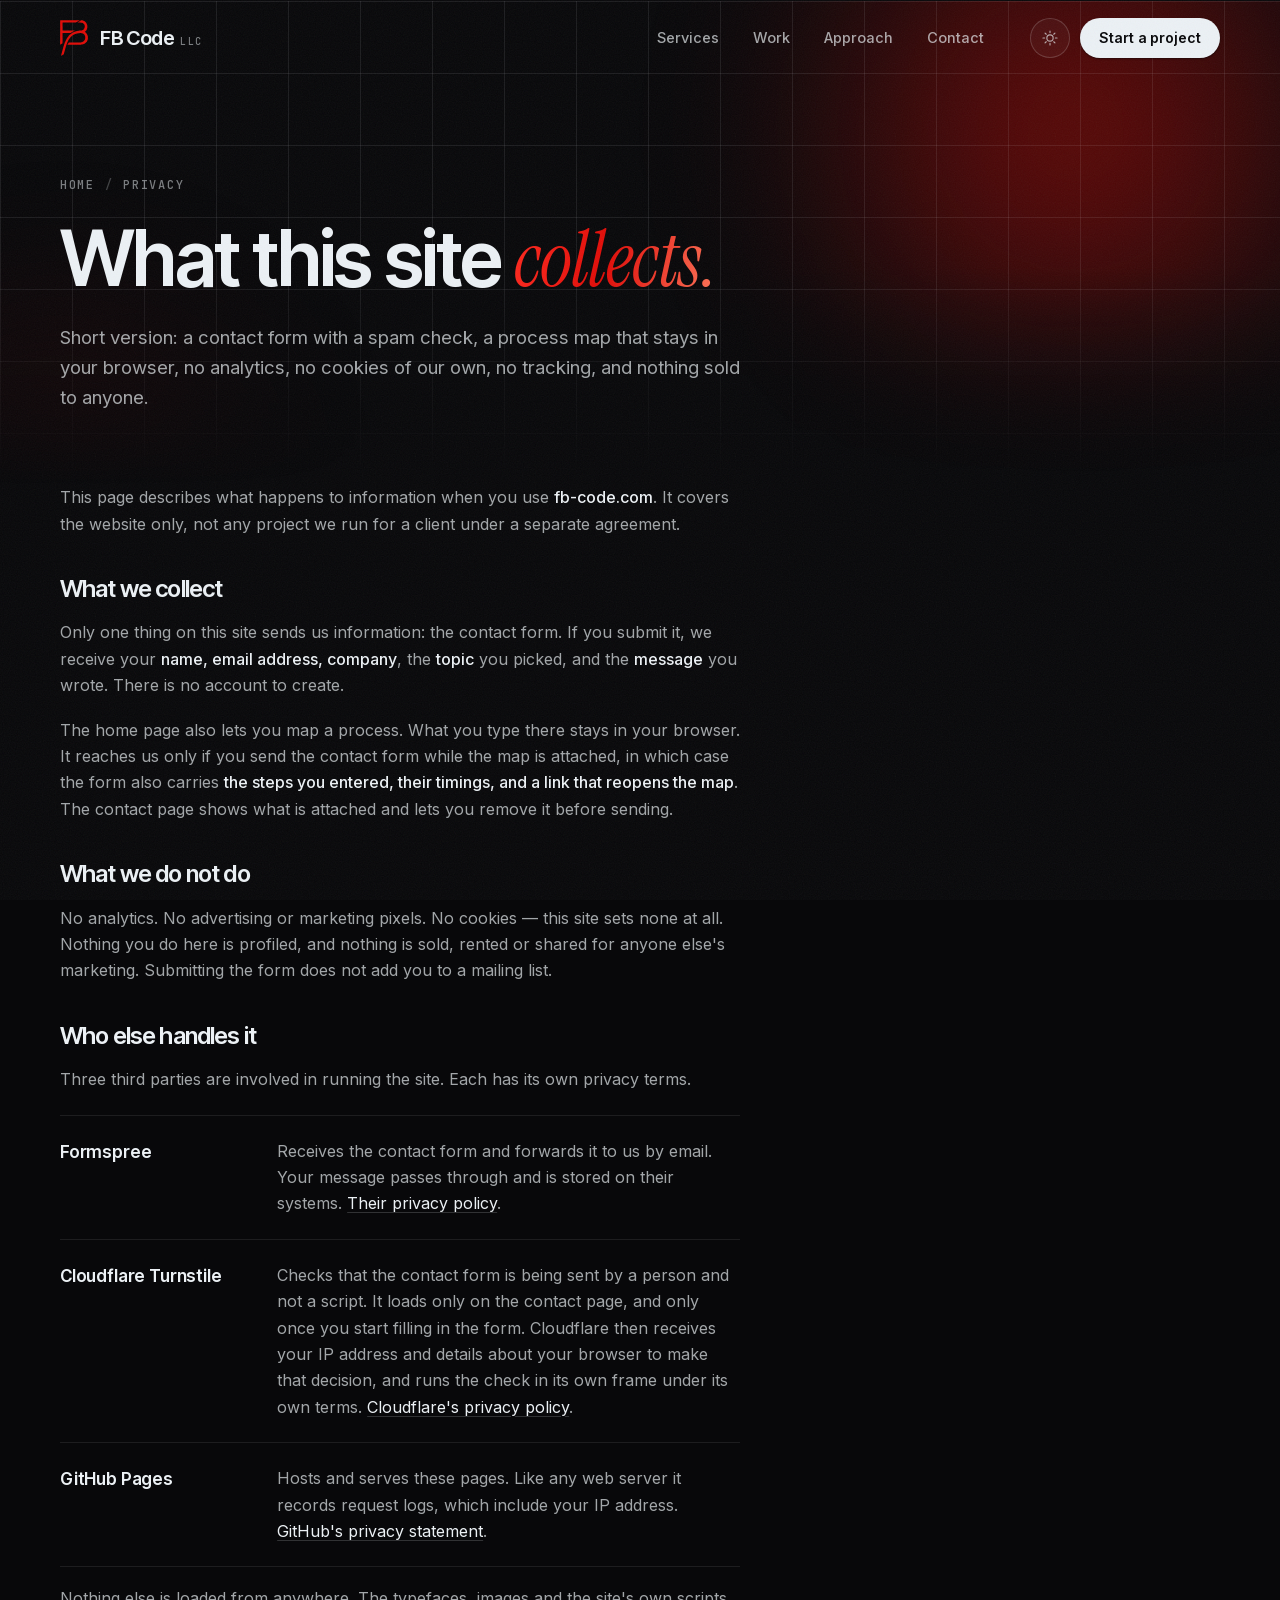
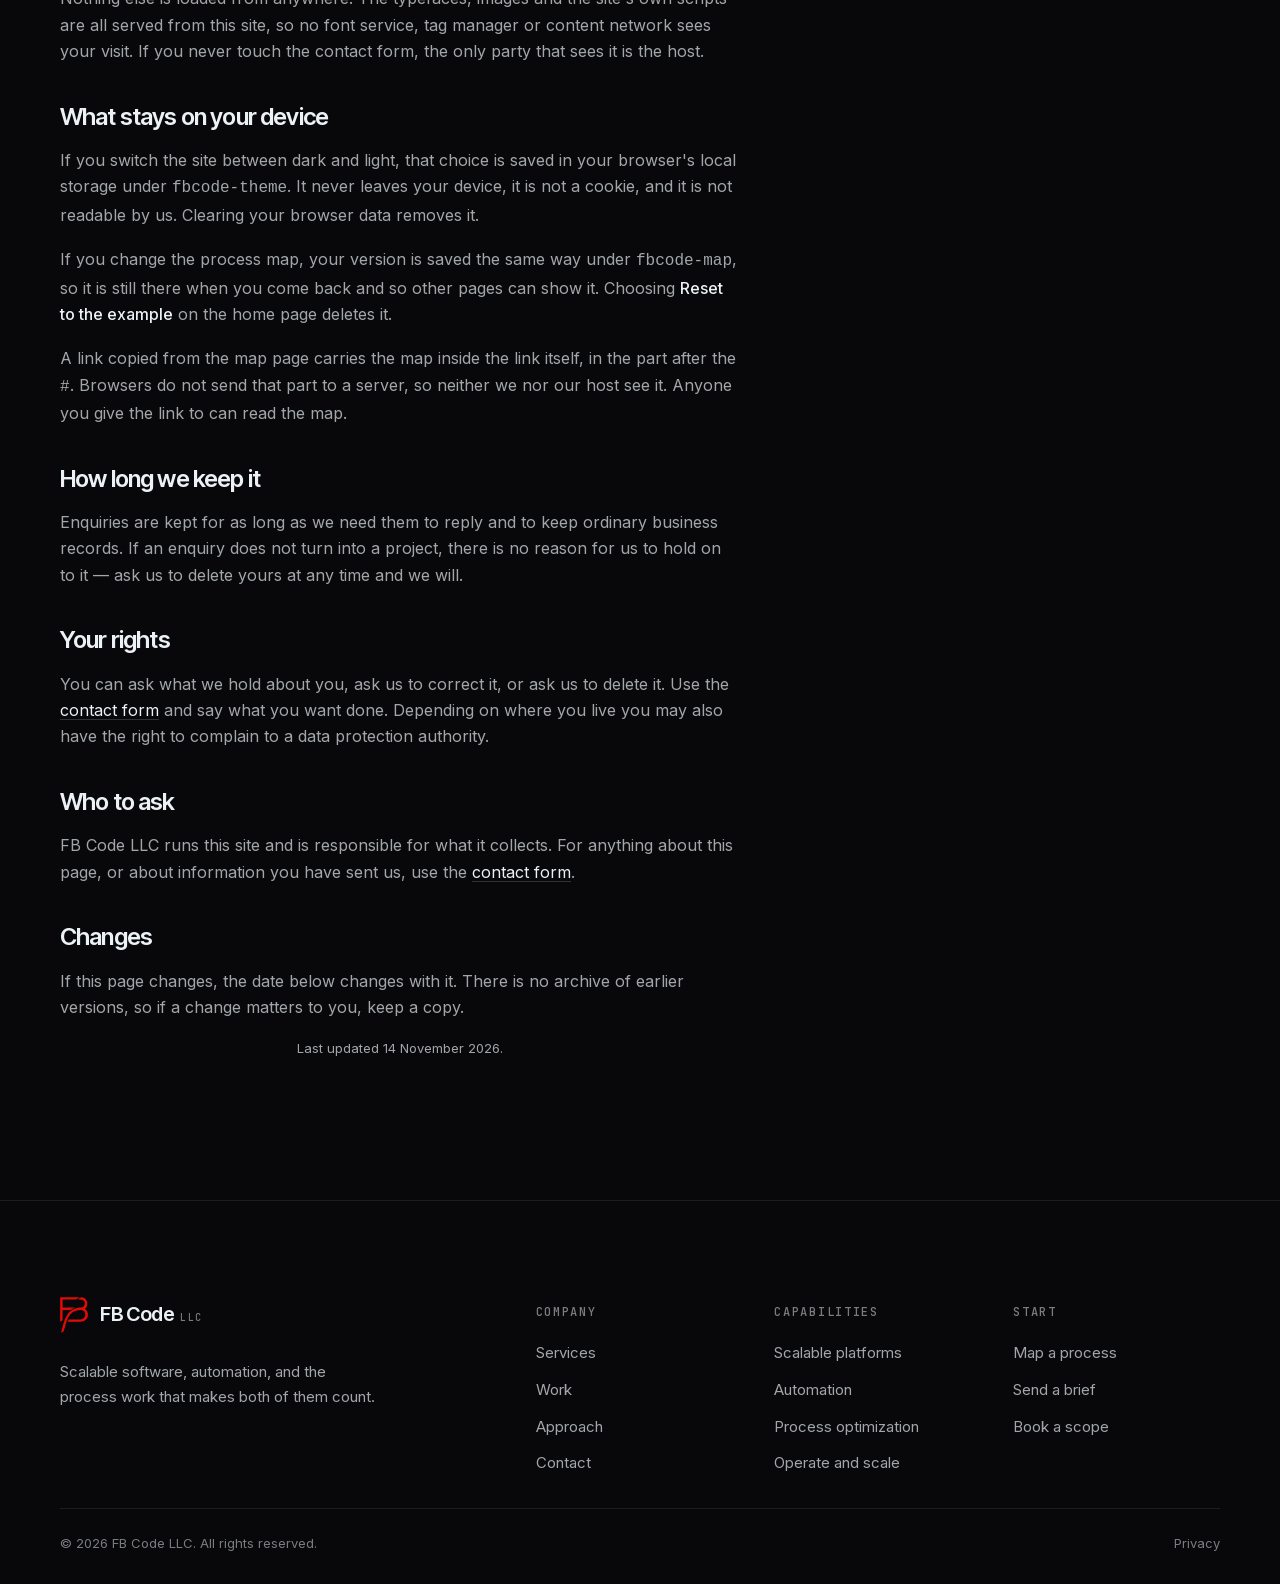
<file: privacy.html>
<!DOCTYPE html>
<html lang="en">
<head>
<meta charset="utf-8">
<meta name="viewport" content="width=device-width, initial-scale=1">
<title>Privacy — FB Code LLC</title>
<meta name="description" content="What the FB Code LLC website collects, who processes it, and how to have it deleted.">
<meta name="theme-color" content="#08080A">
<link rel="canonical" href="https://fb-code.com/privacy">
<meta property="og:url" content="https://fb-code.com/privacy">
<meta property="og:type" content="website">
<meta property="og:site_name" content="FB Code LLC">
<meta property="og:title" content="Privacy — FB Code LLC">
<meta property="og:description" content="What the FB Code LLC website collects, who processes it, and how to have it deleted.">
<meta property="og:image" content="https://fb-code.com/assets/img/og.jpg">
<meta property="og:image:width" content="1200">
<meta property="og:image:height" content="630">
<meta property="og:image:alt" content="FB Code LLC — software that raises your output">
<meta name="twitter:card" content="summary_large_image">
<script>
(function(){
  var root = document.documentElement;
  root.classList.add("js");
  var theme = null;
  var map = null;
  try{
    theme = localStorage.getItem("fbcode-theme");
    map = localStorage.getItem("fbcode-map");
  }catch(e){}
  root.setAttribute("data-theme", theme === "light" ? "light" : "dark");
  if(map){
    root.classList.add("has-map");
  }
  var clean = location.pathname.replace(/(^|\/)index\.html$/, "$1").replace(/\.html$/, "");
  if(clean !== location.pathname){
    try{ history.replaceState(null, "", clean + location.search + location.hash); }catch(e){}
  }
})();
</script>
<link rel="icon" href="favicon.svg" type="image/svg+xml">
<link rel="apple-touch-icon" href="apple-touch-icon.png">
<link rel="preload" href="assets/fonts/inter-tight.woff2" as="font" type="font/woff2" crossorigin>
<link rel="preload" href="assets/fonts/inter.woff2" as="font" type="font/woff2" crossorigin>
<link rel="stylesheet" href="assets/css/site.css?v=9">
</head>
<body>

<a class="skip-link" href="#main">Skip to content</a>

<header class="site-header">
  <div class="wrap">
    <a class="lockup" href="./" aria-label="FB Code LLC — home">
      <span class="mark" aria-hidden="true"></span>
      <span class="lockup-type">
        <span class="lockup-name">FB Code</span>
        <span class="lockup-llc">LLC</span>
      </span>
    </a>
    <nav class="nav" aria-label="Primary">
      <a href="services">Services</a>
      <a href="work">Work</a>
      <a href="approach">Approach</a>
      <a href="contact">Contact</a>
    </nav>
      <div class="header-tools">
        <a class="map-chip" href="map" data-map-chip hidden><span data-map-chip-text>Your map</span></a>
        <button class="theme-btn" type="button" data-theme-toggle aria-label="Switch to light theme" title="Switch to light theme" aria-pressed="false">
          <svg class="i-sun" viewBox="0 0 24 24" fill="none" stroke="currentColor" stroke-width="1.5" stroke-linecap="round" aria-hidden="true"><circle cx="12" cy="12" r="4.2"/><path d="M12 2.6v2.2M12 19.2v2.2M2.6 12h2.2M19.2 12h2.2M5.4 5.4l1.6 1.6M17 17l1.6 1.6M18.6 5.4L17 7M7 17l-1.6 1.6"/></svg>
          <svg class="i-moon" viewBox="0 0 24 24" fill="none" stroke="currentColor" stroke-width="1.5" stroke-linecap="round" stroke-linejoin="round" aria-hidden="true"><path d="M20.2 14.9A8.6 8.6 0 0 1 9.1 3.8a8.6 8.6 0 1 0 11.1 11.1Z"/></svg>
        </button>
        <a class="btn btn--solid header-cta" href="contact">Start a project</a>
        <button class="menu-btn" type="button" data-menu-button aria-expanded="false" aria-controls="mobile-nav" aria-label="Menu">
          <span></span><span></span><span></span>
        </button>
      </div>
  </div>
  <div class="mobile-nav" id="mobile-nav" data-menu-panel>
    <div class="wrap">
      <a href="services">Services</a>
      <a href="work">Work</a>
      <a href="approach">Approach</a>
      <a href="contact">Contact</a>
      <a href="map" data-map-chip hidden>Your map</a>
      <a class="btn btn--solid btn--block" href="contact">Start a project</a>
    </div>
  </div>
</header>

<main id="main">

  <section class="page-hero">
    <div class="aurora" aria-hidden="true"><i></i><i></i><i></i></div>
    <div class="grid-lines" aria-hidden="true"></div>
    <div class="wrap">
      <p class="crumb"><a href="./">Home</a> <span class="sep">/</span> <span>Privacy</span></p>
      <h1>What this site <em>collects.</em></h1>
      <p class="lede">Short version: a contact form with a spam check, a process map that stays in your browser, no analytics, no cookies of our own, no tracking, and nothing sold to anyone.</p>
    </div>
  </section>

  <section class="section section--flush">
    <div class="wrap reveal">

      <div class="prose">
        <p>This page describes what happens to information when you use <strong>fb-code.com</strong>. It covers the website only, not any project we run for a client under a separate agreement.</p>

        <h2>What we collect</h2>
        <p>Only one thing on this site sends us information: the contact form. If you submit it, we receive your <strong>name, email address, company</strong>, the <strong>topic</strong> you picked, and the <strong>message</strong> you wrote. There is no account to create.</p>
        <p>The home page also lets you map a process. What you type there stays in your browser. It reaches us only if you send the contact form while the map is attached, in which case the form also carries <strong>the steps you entered, their timings, and a link that reopens the map</strong>. The contact page shows what is attached and lets you remove it before sending.</p>

        <h2>What we do not do</h2>
        <p>No analytics. No advertising or marketing pixels. No cookies — this site sets none at all. Nothing you do here is profiled, and nothing is sold, rented or shared for anyone else's marketing. Submitting the form does not add you to a mailing list.</p>

        <h2>Who else handles it</h2>
        <p>Three third parties are involved in running the site. Each has its own privacy terms.</p>
        <ul class="facts">
          <li><span class="k">Formspree</span><span class="v">Receives the contact form and forwards it to us by email. Your message passes through and is stored on their systems. <a href="https://formspree.io/legal/privacy-policy/">Their privacy policy</a>.</span></li>
          <li><span class="k">Cloudflare Turnstile</span><span class="v">Checks that the contact form is being sent by a person and not a script. It loads only on the contact page, and only once you start filling in the form. Cloudflare then receives your IP address and details about your browser to make that decision, and runs the check in its own frame under its own terms. <a href="https://www.cloudflare.com/privacypolicy/">Cloudflare's privacy policy</a>.</span></li>
          <li><span class="k">GitHub Pages</span><span class="v">Hosts and serves these pages. Like any web server it records request logs, which include your IP address. <a href="https://docs.github.com/site-policy/privacy-policies/github-privacy-statement">GitHub's privacy statement</a>.</span></li>
        </ul>
        <p>Nothing else is loaded from anywhere. The typefaces, images and the site's own scripts are all served from this site, so no font service, tag manager or content network sees your visit. If you never touch the contact form, the only party that sees it is the host.</p>

        <h2>What stays on your device</h2>
        <p>If you switch the site between dark and light, that choice is saved in your browser's local storage under <code>fbcode-theme</code>. It never leaves your device, it is not a cookie, and it is not readable by us. Clearing your browser data removes it.</p>
        <p>If you change the process map, your version is saved the same way under <code>fbcode-map</code>, so it is still there when you come back and so other pages can show it. Choosing <strong>Reset to the example</strong> on the home page deletes it.</p>
        <p>A link copied from the map page carries the map inside the link itself, in the part after the <code>#</code>. Browsers do not send that part to a server, so neither we nor our host see it. Anyone you give the link to can read the map.</p>

        <h2>How long we keep it</h2>
        <p>Enquiries are kept for as long as we need them to reply and to keep ordinary business records. If an enquiry does not turn into a project, there is no reason for us to hold on to it — ask us to delete yours at any time and we will.</p>

        <h2>Your rights</h2>
        <p>You can ask what we hold about you, ask us to correct it, or ask us to delete it. Use the <a href="contact">contact form</a> and say what you want done. Depending on where you live you may also have the right to complain to a data protection authority.</p>

        <h2>Who to ask</h2>
        <p>FB Code LLC runs this site and is responsible for what it collects. For anything about this page, or about information you have sent us, use the <a href="contact">contact form</a>.</p>

        <h2>Changes</h2>
        <p>If this page changes, the date below changes with it. There is no archive of earlier versions, so if a change matters to you, keep a copy.</p>

        <p class="form-note">Last updated 14 November 2026.</p>
      </div>
    </div>
  </section>

</main>

<footer class="site-footer">
  <div class="wrap">
    <div class="footer-top">
      <div>
        <a class="lockup" href="./" aria-label="FB Code LLC — home">
          <span class="mark" aria-hidden="true"></span>
          <span class="lockup-type">
            <span class="lockup-name">FB Code</span>
            <span class="lockup-llc">LLC</span>
          </span>
        </a>
        <p class="footer-blurb">Scalable software, automation, and the process work that makes both of them count.</p>
      </div>
      <div class="footer-cols">
        <div class="footer-col">
          <span class="label">Company</span>
          <ul>
            <li><a href="services">Services</a></li>
            <li><a href="work">Work</a></li>
            <li><a href="approach">Approach</a></li>
            <li><a href="contact">Contact</a></li>
          </ul>
        </div>
        <div class="footer-col">
          <span class="label">Capabilities</span>
          <ul>
            <li><a href="services#platforms">Scalable platforms</a></li>
            <li><a href="services#automation">Automation</a></li>
            <li><a href="services#process">Process optimization</a></li>
            <li><a href="services#operate">Operate and scale</a></li>
          </ul>
        </div>
        <div class="footer-col">
          <span class="label">Start</span>
          <ul>
            <li><a href="./#mapper">Map a process</a></li>
            <li><a href="contact">Send a brief</a></li>
            <li><a href="approach#scope">Book a scope</a></li>
          </ul>
        </div>
      </div>
    </div>
    <div class="footer-bottom">
      <p>© <span data-year>2026</span> FB Code LLC. All rights reserved.</p>
      <p><a href="privacy">Privacy</a></p>
    </div>
  </div>
</footer>

<script src="assets/js/site.js?v=10"></script>
<script src="assets/js/map.js?v=10"></script>
</body>
</html>
</file>
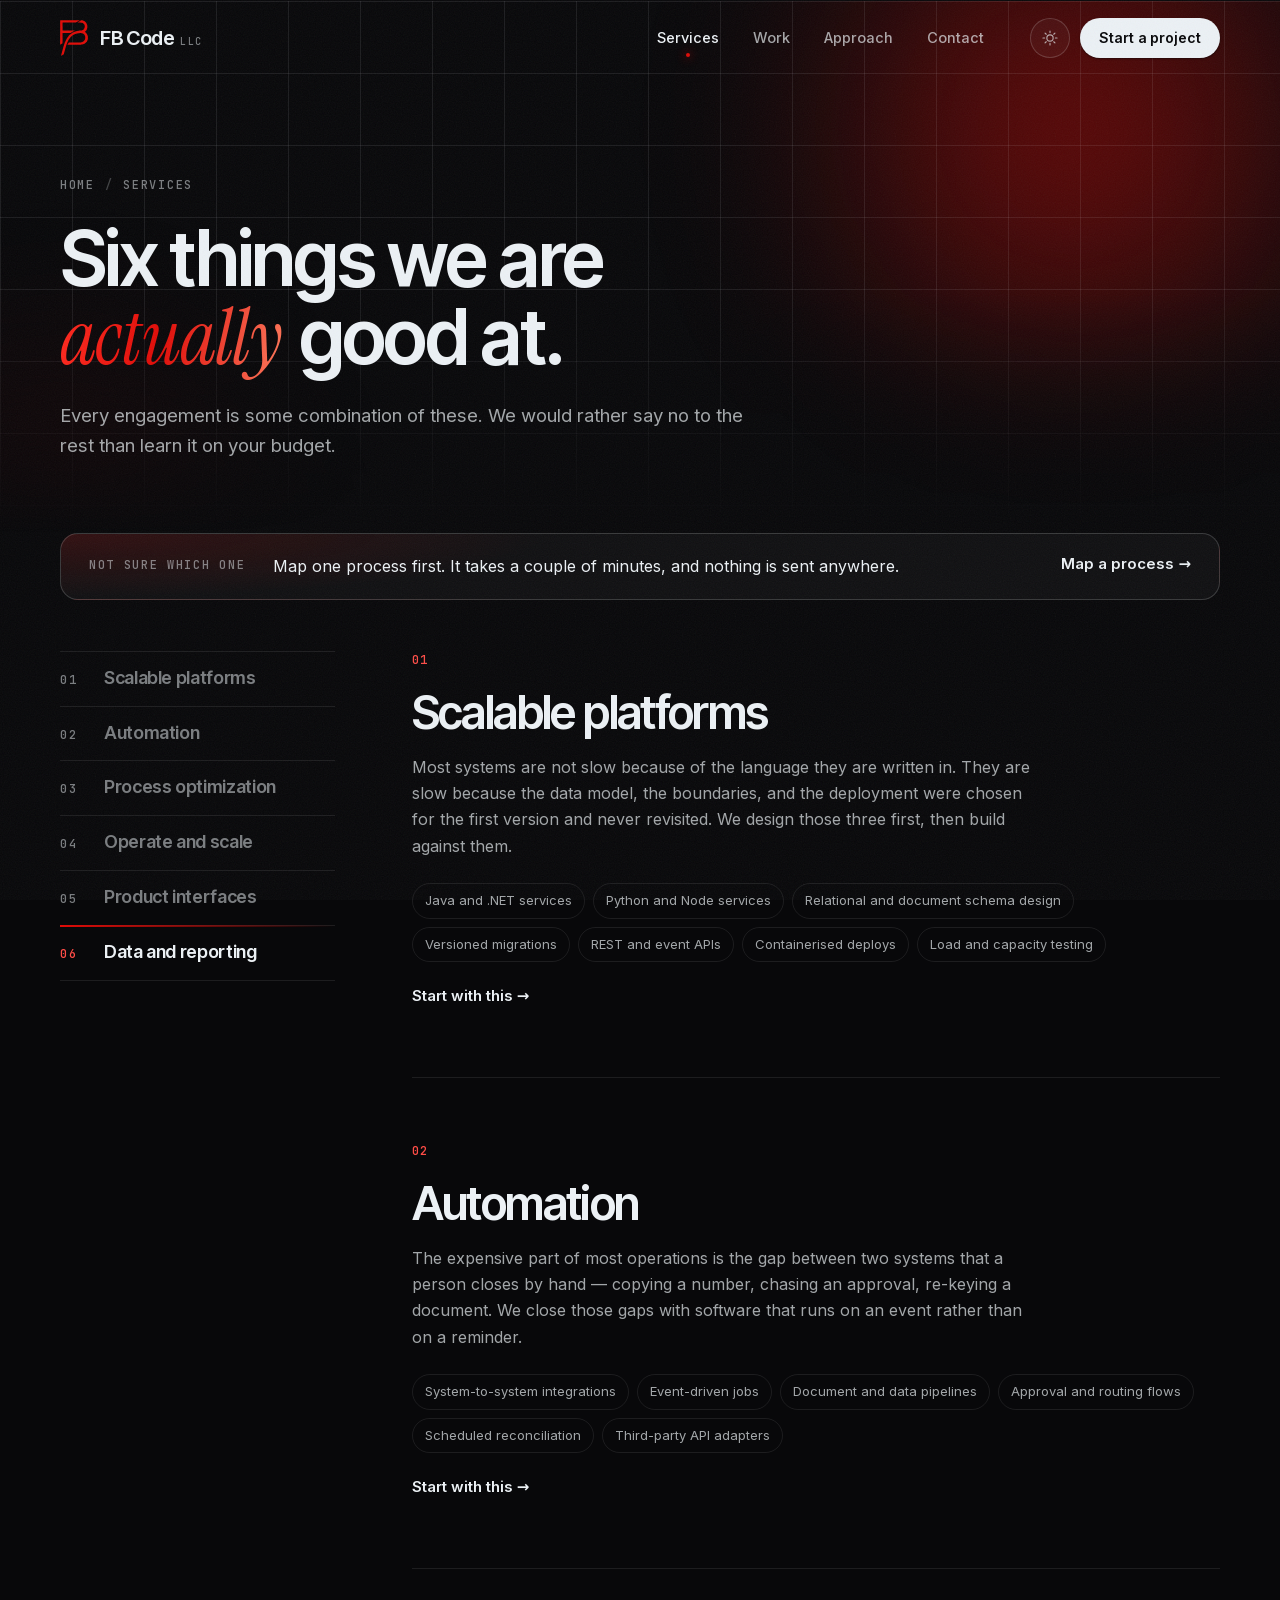
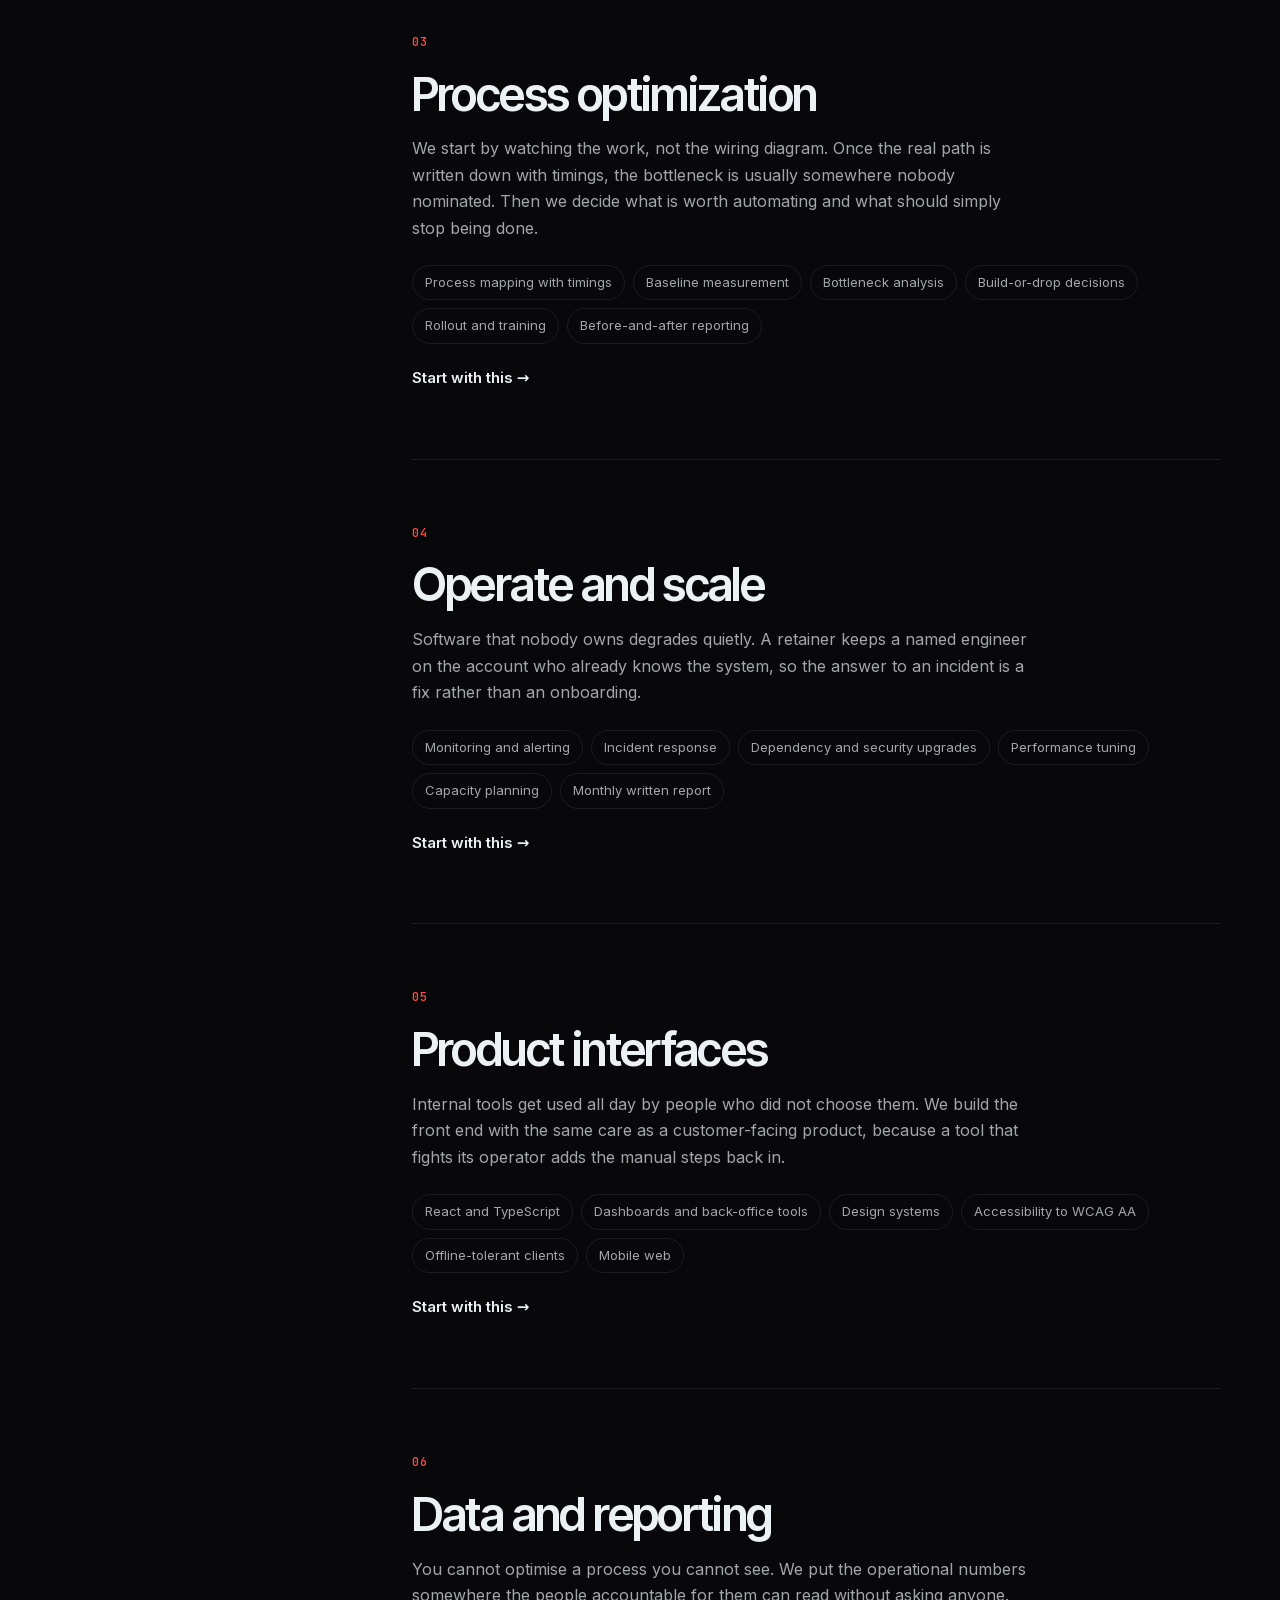
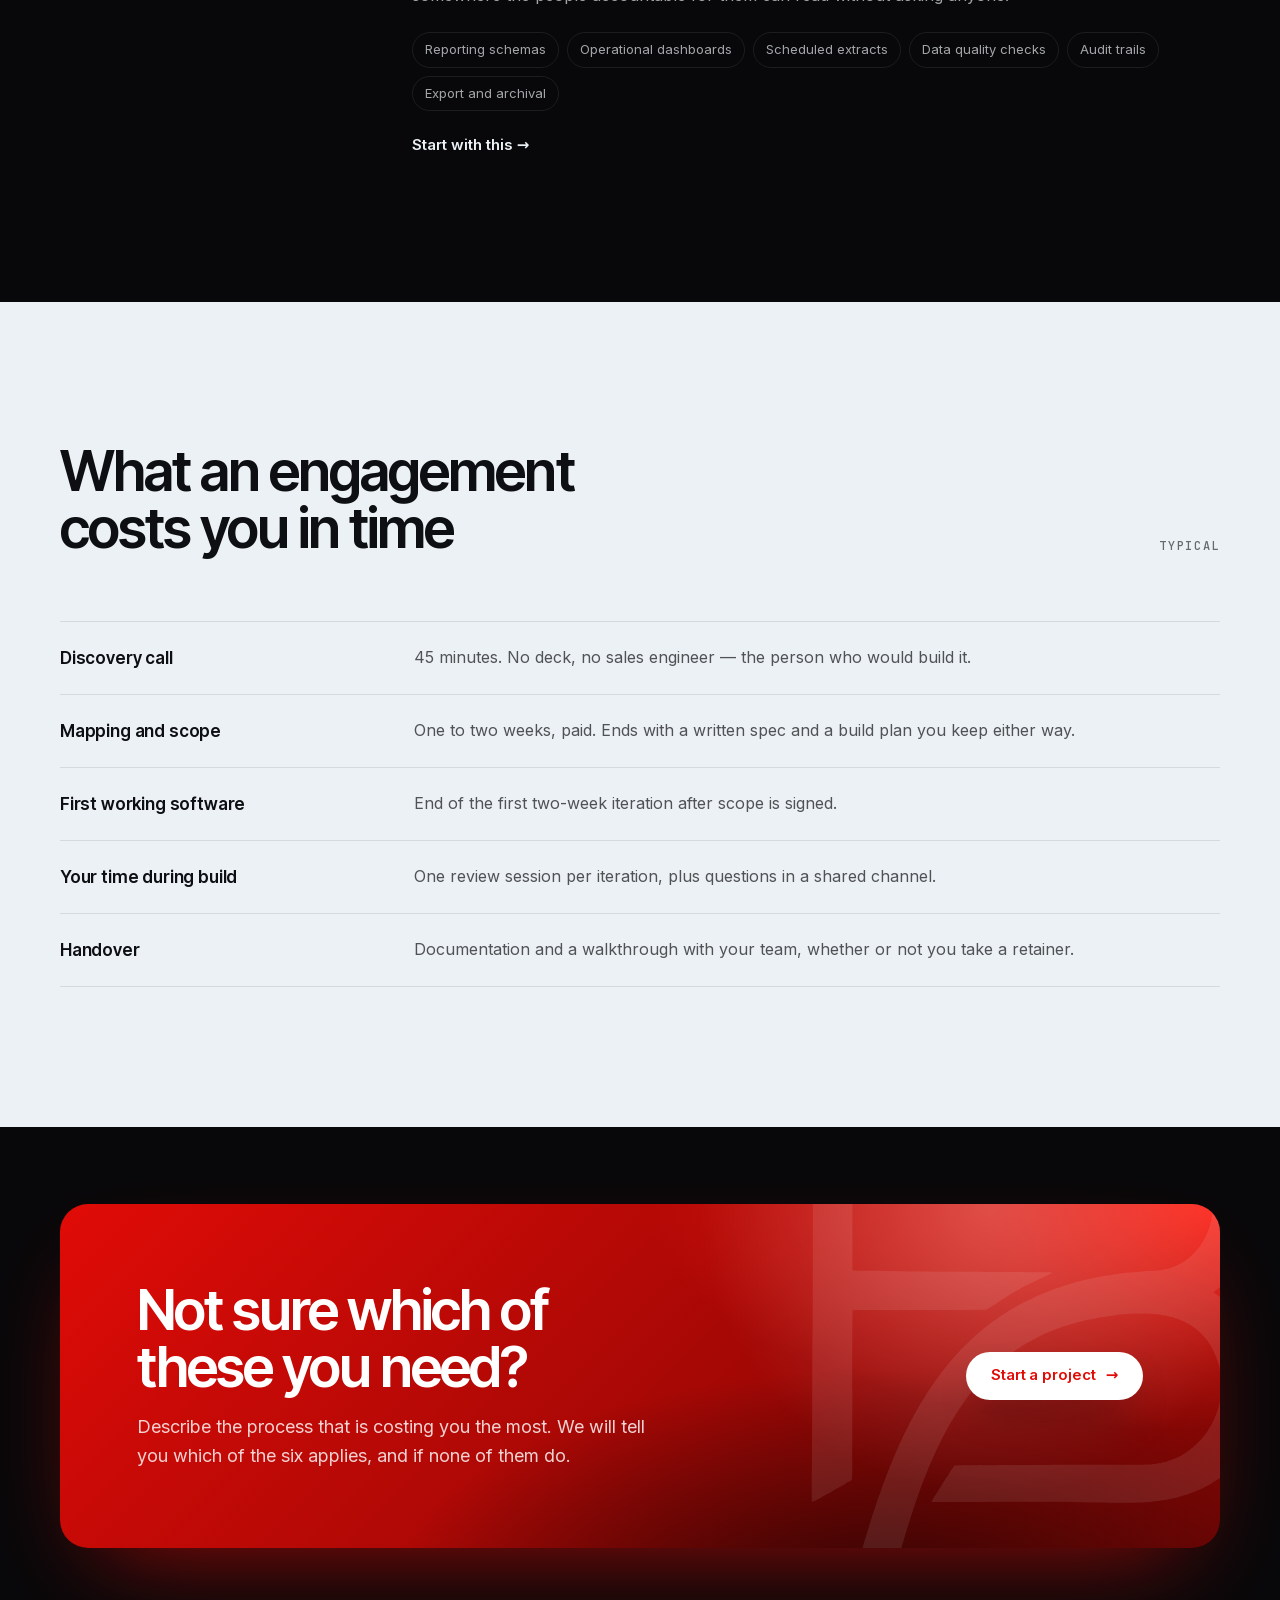
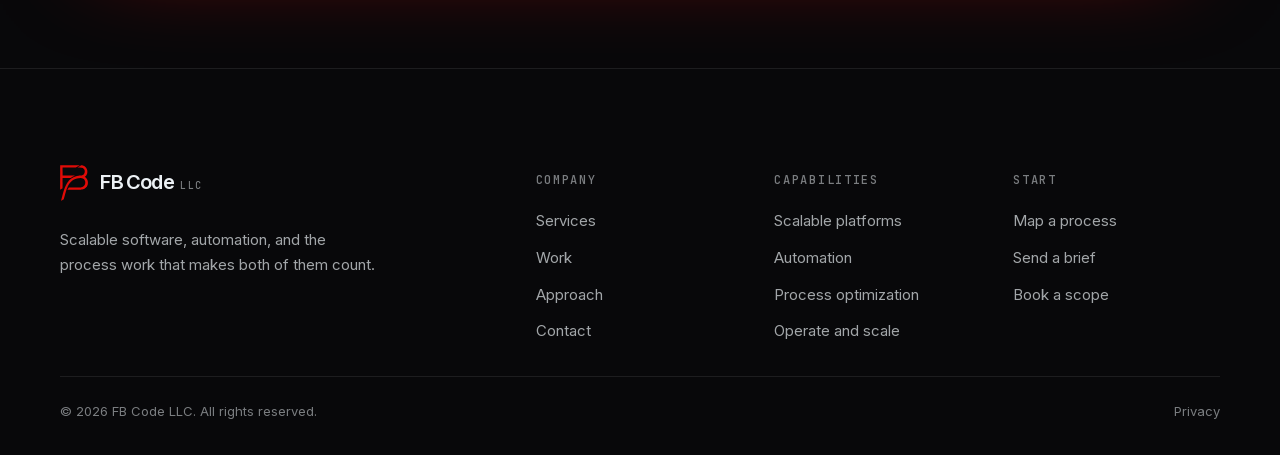
<file: services.html>
<!DOCTYPE html>
<html lang="en">
<head>
<meta charset="utf-8">
<meta name="viewport" content="width=device-width, initial-scale=1">
<title>Services — FB Code LLC</title>
<meta name="description" content="Scalable platforms, automation, process optimization, operations, product interfaces, and reporting. What FB Code LLC builds and how an engagement runs.">
<meta name="theme-color" content="#08080A">
<link rel="canonical" href="https://fb-code.com/services">
<meta property="og:url" content="https://fb-code.com/services">
<meta property="og:type" content="website">
<meta property="og:site_name" content="FB Code LLC">
<meta property="og:title" content="Services — FB Code LLC">
<meta property="og:description" content="Scalable platforms, automation, process optimization, operations, product interfaces, and reporting. What FB Code LLC builds and how an engagement runs.">
<meta property="og:image" content="https://fb-code.com/assets/img/og.jpg">
<meta property="og:image:width" content="1200">
<meta property="og:image:height" content="630">
<meta property="og:image:alt" content="FB Code LLC — software that raises your output">
<meta name="twitter:card" content="summary_large_image">
<script>
(function(){
  var root = document.documentElement;
  root.classList.add("js");
  var theme = null;
  var map = null;
  try{
    theme = localStorage.getItem("fbcode-theme");
    map = localStorage.getItem("fbcode-map");
  }catch(e){}
  root.setAttribute("data-theme", theme === "light" ? "light" : "dark");
  if(map){
    root.classList.add("has-map");
  }
  var clean = location.pathname.replace(/(^|\/)index\.html$/, "$1").replace(/\.html$/, "");
  if(clean !== location.pathname){
    try{ history.replaceState(null, "", clean + location.search + location.hash); }catch(e){}
  }
})();
</script>
<link rel="icon" href="favicon.svg" type="image/svg+xml">
<link rel="apple-touch-icon" href="apple-touch-icon.png">
<link rel="preload" href="assets/fonts/inter-tight.woff2" as="font" type="font/woff2" crossorigin>
<link rel="preload" href="assets/fonts/inter.woff2" as="font" type="font/woff2" crossorigin>
<link rel="stylesheet" href="assets/css/site.css?v=9">
</head>
<body>

<a class="skip-link" href="#main">Skip to content</a>

<header class="site-header">
  <div class="wrap">
    <a class="lockup" href="./" aria-label="FB Code LLC — home">
      <span class="mark" aria-hidden="true"></span>
      <span class="lockup-type">
        <span class="lockup-name">FB Code</span>
        <span class="lockup-llc">LLC</span>
      </span>
    </a>
    <nav class="nav" aria-label="Primary">
      <a href="services" aria-current="page">Services</a>
      <a href="work">Work</a>
      <a href="approach">Approach</a>
      <a href="contact">Contact</a>
    </nav>
      <div class="header-tools">
        <a class="map-chip" href="map" data-map-chip hidden><span data-map-chip-text>Your map</span></a>
        <button class="theme-btn" type="button" data-theme-toggle aria-label="Switch to light theme" title="Switch to light theme" aria-pressed="false">
          <svg class="i-sun" viewBox="0 0 24 24" fill="none" stroke="currentColor" stroke-width="1.5" stroke-linecap="round" aria-hidden="true"><circle cx="12" cy="12" r="4.2"/><path d="M12 2.6v2.2M12 19.2v2.2M2.6 12h2.2M19.2 12h2.2M5.4 5.4l1.6 1.6M17 17l1.6 1.6M18.6 5.4L17 7M7 17l-1.6 1.6"/></svg>
          <svg class="i-moon" viewBox="0 0 24 24" fill="none" stroke="currentColor" stroke-width="1.5" stroke-linecap="round" stroke-linejoin="round" aria-hidden="true"><path d="M20.2 14.9A8.6 8.6 0 0 1 9.1 3.8a8.6 8.6 0 1 0 11.1 11.1Z"/></svg>
        </button>
        <a class="btn btn--solid header-cta" href="contact">Start a project</a>
        <button class="menu-btn" type="button" data-menu-button aria-expanded="false" aria-controls="mobile-nav" aria-label="Menu">
          <span></span><span></span><span></span>
        </button>
      </div>
  </div>
  <div class="mobile-nav" id="mobile-nav" data-menu-panel>
    <div class="wrap">
      <a href="services" aria-current="page">Services</a>
      <a href="work">Work</a>
      <a href="approach">Approach</a>
      <a href="contact">Contact</a>
      <a href="map" data-map-chip hidden>Your map</a>
      <a class="btn btn--solid btn--block" href="contact">Start a project</a>
    </div>
  </div>
</header>

<main id="main">

  <section class="page-hero">
    <div class="aurora" aria-hidden="true"><i></i><i></i><i></i></div>
    <div class="grid-lines" aria-hidden="true"></div>
    <div class="wrap">
      <p class="crumb"><a href="./">Home</a> <span class="sep">/</span> <span>Services</span></p>
      <h1>Six things we are <em>actually</em> good at.</h1>
      <p class="lede">Every engagement is some combination of these. We would rather say no to the rest than learn it on your budget.</p>
    </div>
  </section>

  <section class="section section--flush">
    <div class="wrap">
      <aside class="map-strip" data-map-own hidden>
        <span class="label label--signal">From your map</span>
        <p><strong data-map-manual></strong> steps by hand, <strong data-map-week></strong> a week. <span data-map-longest></span> The by-hand steps are what Automation is for; the waits are what Process optimization is for.</p>
        <span class="map-strip-links">
          <a class="section-link" href="#automation">Automation →</a>
          <a class="section-link" href="#process">Process optimization →</a>
          <a class="section-link" href="map">Open your map →</a>
        </span>
      </aside>
      <aside class="map-strip" data-map-none>
        <span class="label">Not sure which one</span>
        <p>Map one process first. It takes a couple of minutes, and nothing is sent anywhere.</p>
        <a class="section-link" href="./#mapper">Map a process →</a>
      </aside>
      <div class="svc reveal">
        <nav class="showcase-tabs svc-index" aria-label="Services on this page">
          <a class="showcase-tab" href="#platforms" data-spy-link aria-current="true"><span class="num">01</span><span class="showcase-tab-title">Scalable platforms</span></a>
          <a class="showcase-tab" href="#automation" data-spy-link><span class="num">02</span><span class="showcase-tab-title">Automation</span></a>
          <a class="showcase-tab" href="#process" data-spy-link><span class="num">03</span><span class="showcase-tab-title">Process optimization</span></a>
          <a class="showcase-tab" href="#operate" data-spy-link><span class="num">04</span><span class="showcase-tab-title">Operate and scale</span></a>
          <a class="showcase-tab" href="#frontend" data-spy-link><span class="num">05</span><span class="showcase-tab-title">Product interfaces</span></a>
          <a class="showcase-tab" href="#data" data-spy-link><span class="num">06</span><span class="showcase-tab-title">Data and reporting</span></a>
        </nav>
        <div class="svc-list">
          <article class="svc-item" id="platforms">
            <span class="num">01</span>
            <h2>Scalable platforms</h2>
            <p>Most systems are not slow because of the language they are written in. They are slow because the data model, the boundaries, and the deployment were chosen for the first version and never revisited. We design those three first, then build against them.</p>
            <ul class="svc-tags"><li>Java and .NET services</li><li>Python and Node services</li><li>Relational and document schema design</li><li>Versioned migrations</li><li>REST and event APIs</li><li>Containerised deploys</li><li>Load and capacity testing</li></ul>
            <a class="section-link" href="contact?need=platforms">Start with this →</a>
          </article>
          <article class="svc-item" id="automation">
            <span class="num">02</span>
            <h2>Automation</h2>
            <p>The expensive part of most operations is the gap between two systems that a person closes by hand — copying a number, chasing an approval, re-keying a document. We close those gaps with software that runs on an event rather than on a reminder.</p>
            <ul class="svc-tags"><li>System-to-system integrations</li><li>Event-driven jobs</li><li>Document and data pipelines</li><li>Approval and routing flows</li><li>Scheduled reconciliation</li><li>Third-party API adapters</li></ul>
            <a class="section-link" href="contact?need=automation">Start with this →</a>
          </article>
          <article class="svc-item" id="process">
            <span class="num">03</span>
            <h2>Process optimization</h2>
            <p>We start by watching the work, not the wiring diagram. Once the real path is written down with timings, the bottleneck is usually somewhere nobody nominated. Then we decide what is worth automating and what should simply stop being done.</p>
            <ul class="svc-tags"><li>Process mapping with timings</li><li>Baseline measurement</li><li>Bottleneck analysis</li><li>Build-or-drop decisions</li><li>Rollout and training</li><li>Before-and-after reporting</li></ul>
            <a class="section-link" href="contact?need=process">Start with this →</a>
          </article>
          <article class="svc-item" id="operate">
            <span class="num">04</span>
            <h2>Operate and scale</h2>
            <p>Software that nobody owns degrades quietly. A retainer keeps a named engineer on the account who already knows the system, so the answer to an incident is a fix rather than an onboarding.</p>
            <ul class="svc-tags"><li>Monitoring and alerting</li><li>Incident response</li><li>Dependency and security upgrades</li><li>Performance tuning</li><li>Capacity planning</li><li>Monthly written report</li></ul>
            <a class="section-link" href="contact?need=operate">Start with this →</a>
          </article>
          <article class="svc-item" id="frontend">
            <span class="num">05</span>
            <h2>Product interfaces</h2>
            <p>Internal tools get used all day by people who did not choose them. We build the front end with the same care as a customer-facing product, because a tool that fights its operator adds the manual steps back in.</p>
            <ul class="svc-tags"><li>React and TypeScript</li><li>Dashboards and back-office tools</li><li>Design systems</li><li>Accessibility to WCAG AA</li><li>Offline-tolerant clients</li><li>Mobile web</li></ul>
            <a class="section-link" href="contact?need=frontend">Start with this →</a>
          </article>
          <article class="svc-item" id="data">
            <span class="num">06</span>
            <h2>Data and reporting</h2>
            <p>You cannot optimise a process you cannot see. We put the operational numbers somewhere the people accountable for them can read without asking anyone.</p>
            <ul class="svc-tags"><li>Reporting schemas</li><li>Operational dashboards</li><li>Scheduled extracts</li><li>Data quality checks</li><li>Audit trails</li><li>Export and archival</li></ul>
            <a class="section-link" href="contact?need=data">Start with this →</a>
          </article>
        </div>
      </div>
    </div>
  </section>

  <section class="section paper">
    <div class="wrap reveal">
      <div class="section-head">
        <h2>What an engagement costs you in time</h2>
        <span class="num">Typical</span>
      </div>
      <ul class="facts reveal stagger">
        <li><span class="k">Discovery call</span><span class="v">45 minutes. No deck, no sales engineer — the person who would build it.</span></li>
        <li><span class="k">Mapping and scope</span><span class="v">One to two weeks, paid. Ends with a written spec and a build plan you keep either way.</span></li>
        <li><span class="k">First working software</span><span class="v">End of the first two-week iteration after scope is signed.</span></li>
        <li><span class="k">Your time during build</span><span class="v">One review session per iteration, plus questions in a shared channel.</span></li>
        <li><span class="k">Handover</span><span class="v">Documentation and a walkthrough with your team, whether or not you take a retainer.</span></li>
      </ul>
    </div>
  </section>

  <section class="section cta">
    <div class="wrap reveal">
      <div>
        <h2>Not sure which of these you need?</h2>
        <p>Describe the process that is costing you the most. We will tell you which of the six applies, and if none of them do.</p>
      </div>
      <a class="btn btn--signal" href="contact">Start a project <span class="arrow">→</span></a>
    </div>
  </section>

</main>

<footer class="site-footer">
  <div class="wrap">
    <div class="footer-top">
      <div>
        <a class="lockup" href="./" aria-label="FB Code LLC — home">
          <span class="mark" aria-hidden="true"></span>
          <span class="lockup-type">
            <span class="lockup-name">FB Code</span>
            <span class="lockup-llc">LLC</span>
          </span>
        </a>
        <p class="footer-blurb">Scalable software, automation, and the process work that makes both of them count.</p>
      </div>
      <div class="footer-cols">
        <div class="footer-col">
          <span class="label">Company</span>
          <ul>
            <li><a href="services">Services</a></li>
            <li><a href="work">Work</a></li>
            <li><a href="approach">Approach</a></li>
            <li><a href="contact">Contact</a></li>
          </ul>
        </div>
        <div class="footer-col">
          <span class="label">Capabilities</span>
          <ul>
            <li><a href="services#platforms">Scalable platforms</a></li>
            <li><a href="services#automation">Automation</a></li>
            <li><a href="services#process">Process optimization</a></li>
            <li><a href="services#operate">Operate and scale</a></li>
          </ul>
        </div>
        <div class="footer-col">
          <span class="label">Start</span>
          <ul>
            <li><a href="./#mapper">Map a process</a></li>
            <li><a href="contact">Send a brief</a></li>
            <li><a href="approach#scope">Book a scope</a></li>
          </ul>
        </div>
      </div>
    </div>
    <div class="footer-bottom">
      <p>© <span data-year>2026</span> FB Code LLC. All rights reserved.</p>
      <p><a href="privacy">Privacy</a></p>
    </div>
  </div>
</footer>

<script src="assets/js/site.js?v=10"></script>
<script src="assets/js/map.js?v=10"></script>
</body>
</html>
</file>
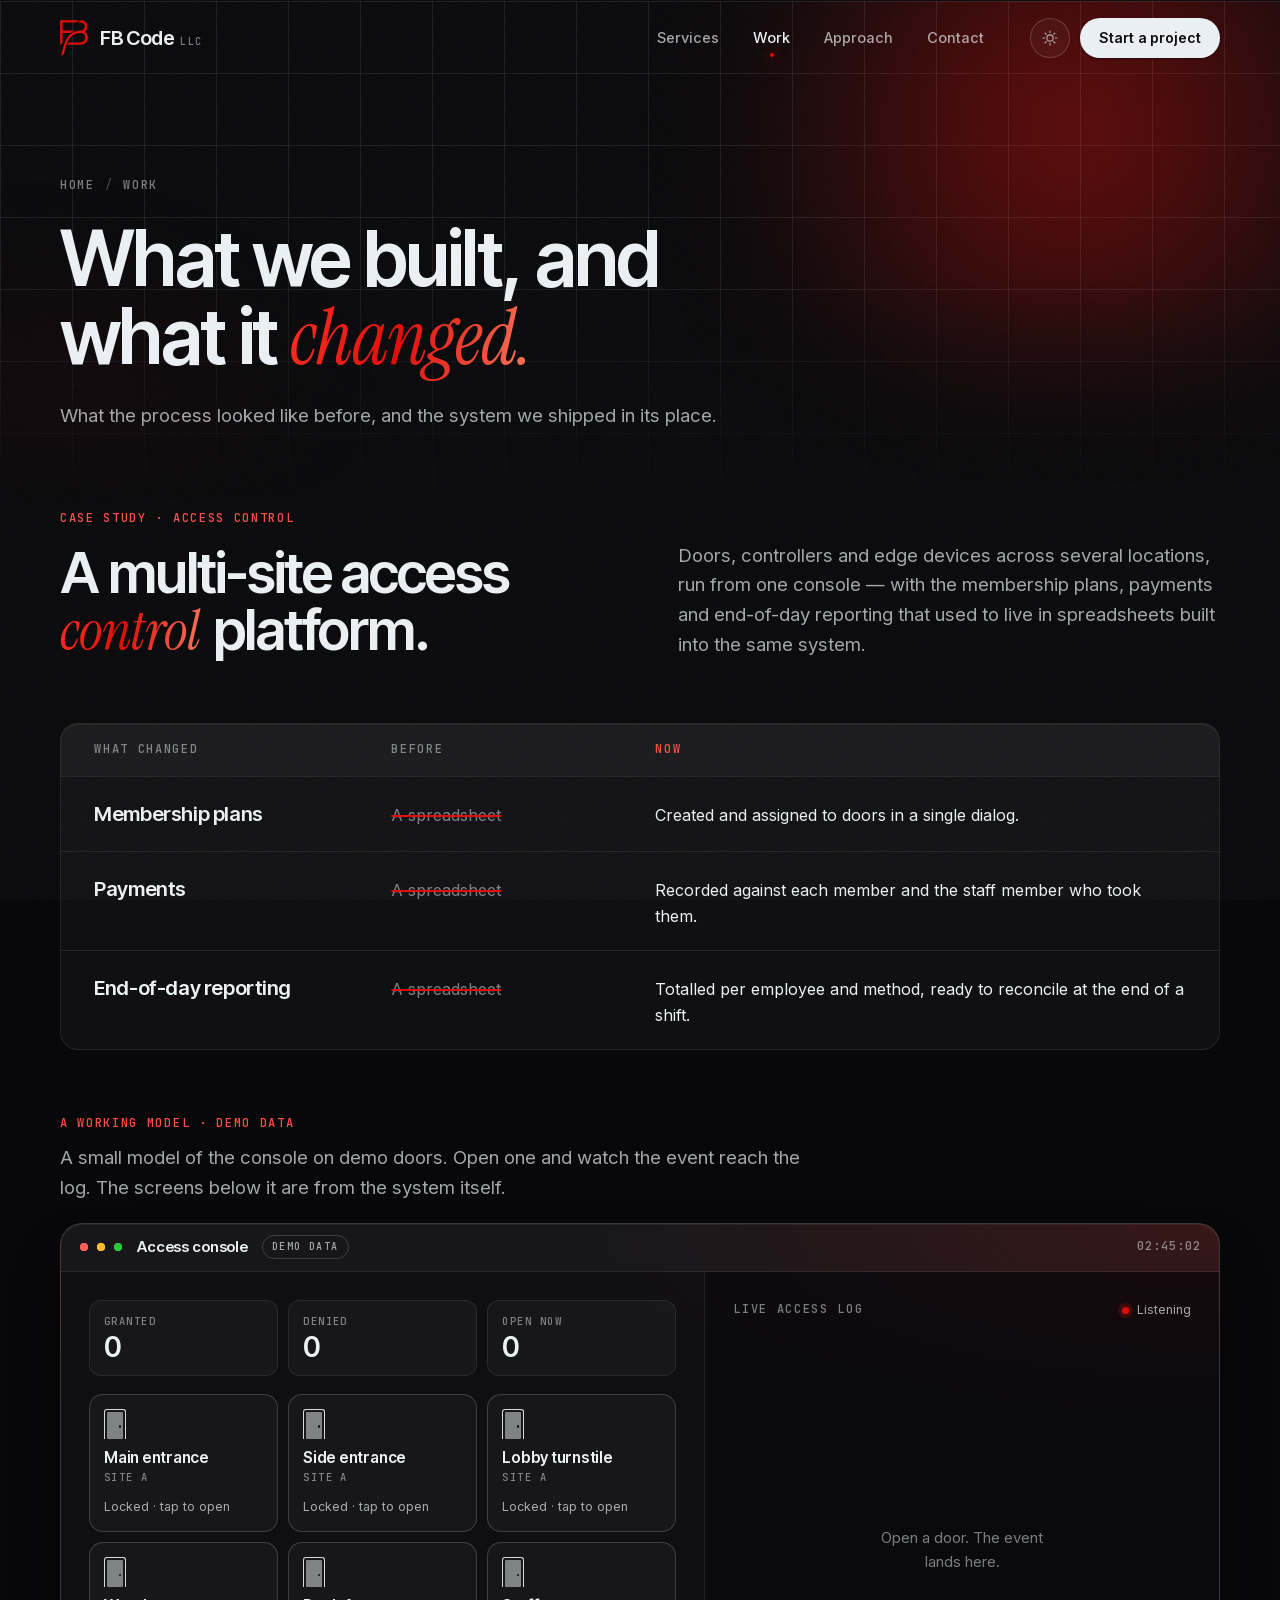
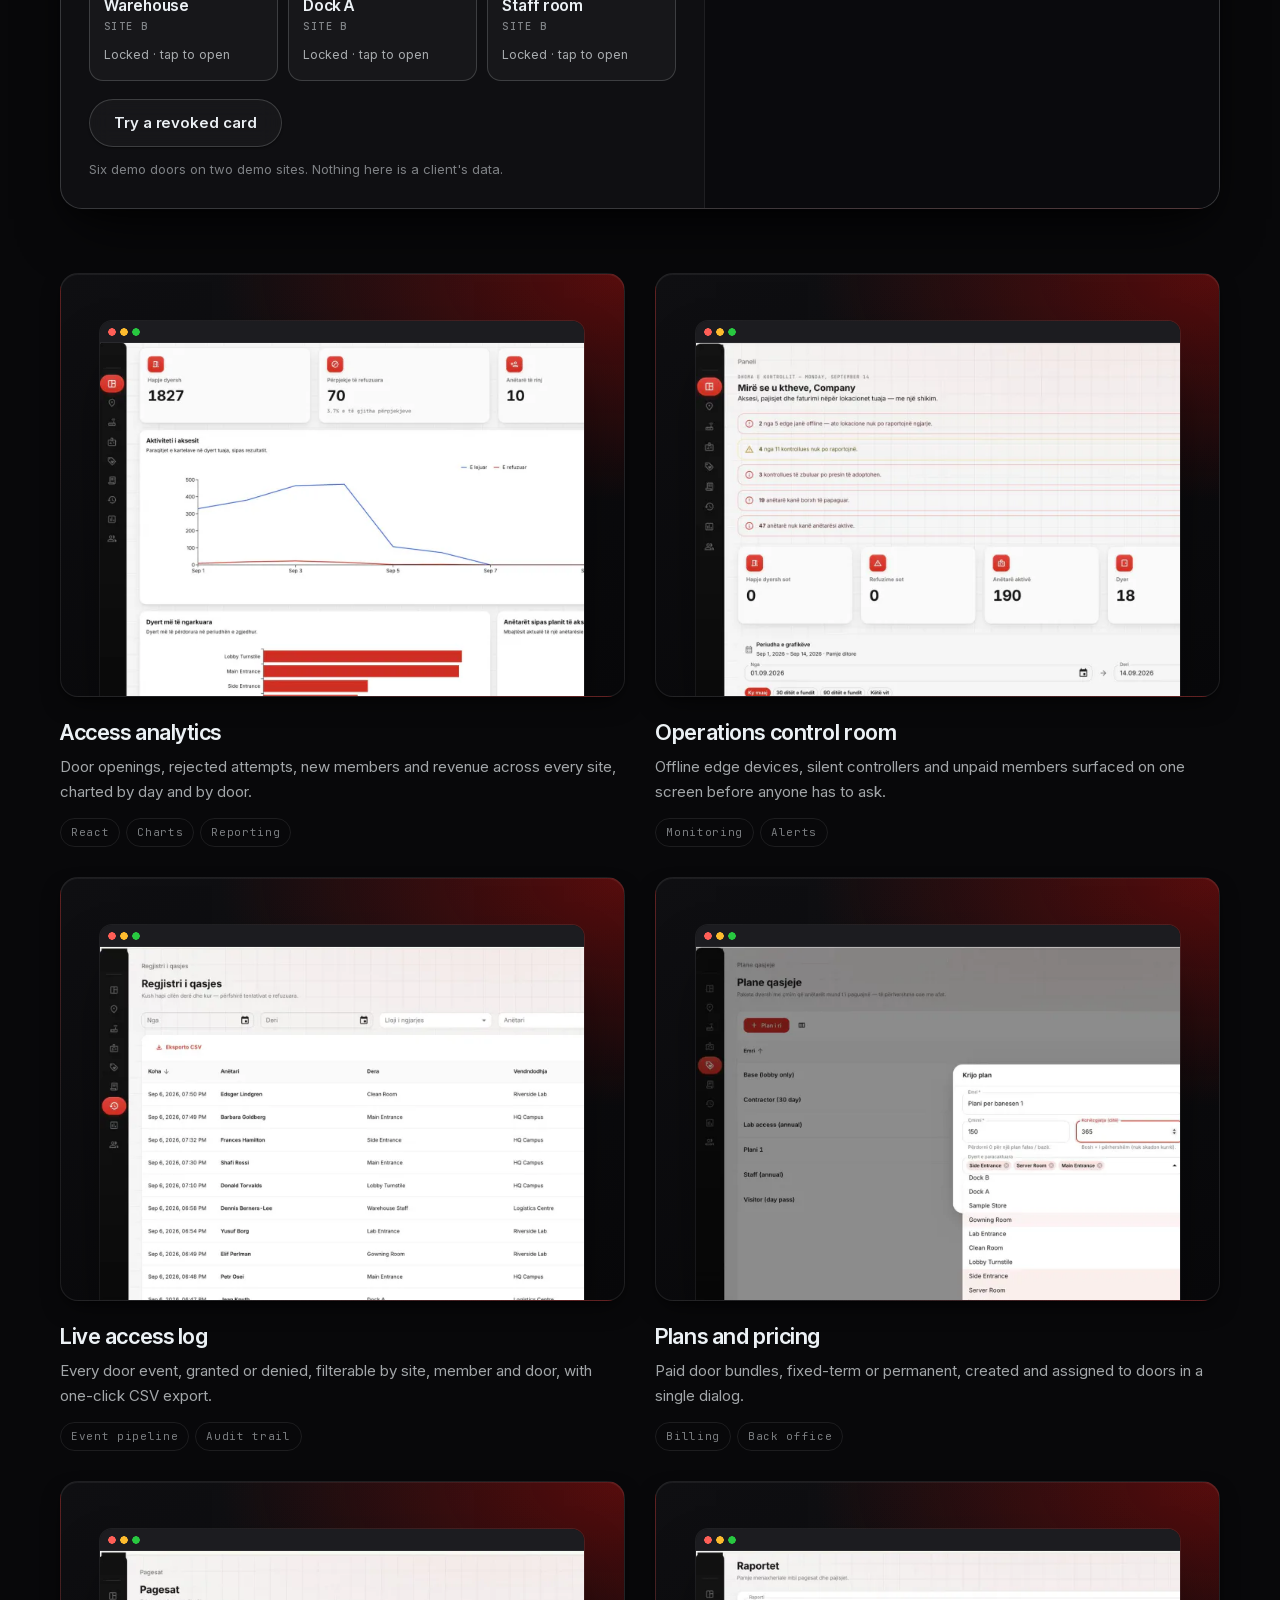
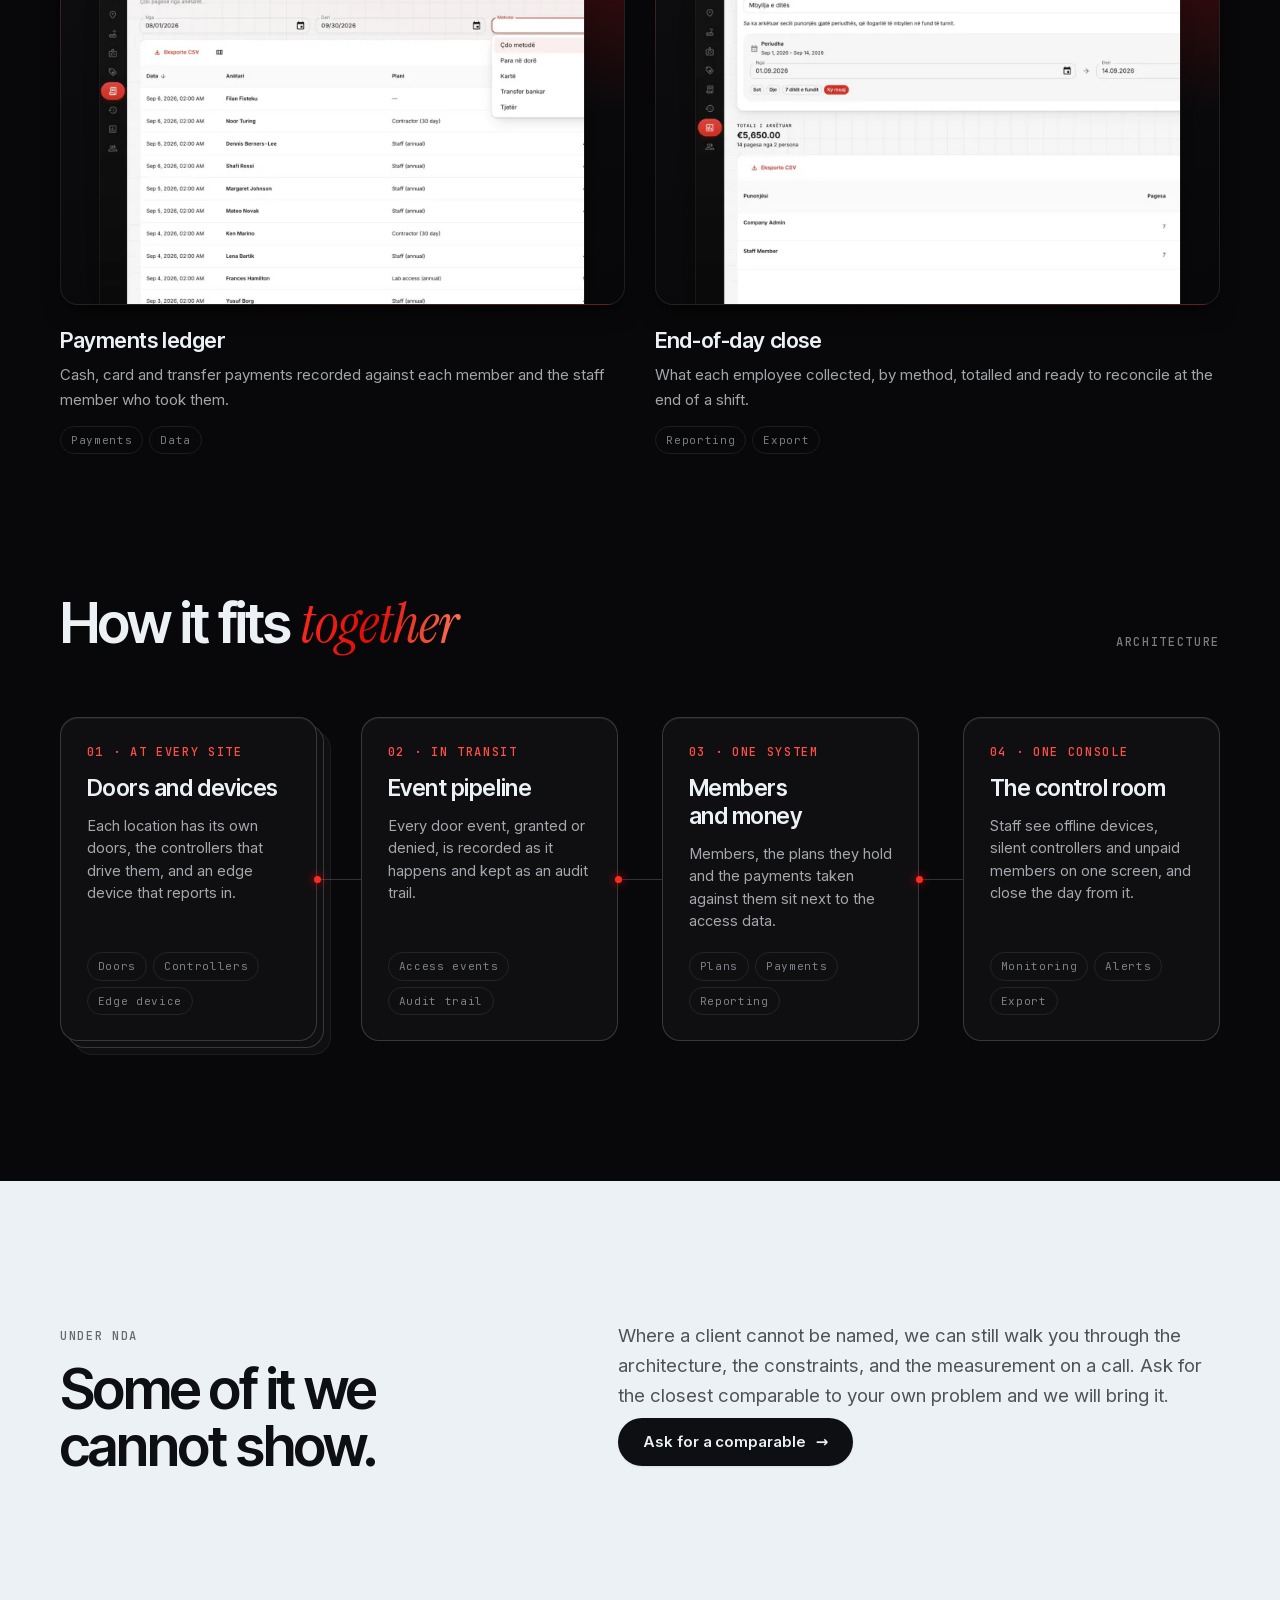
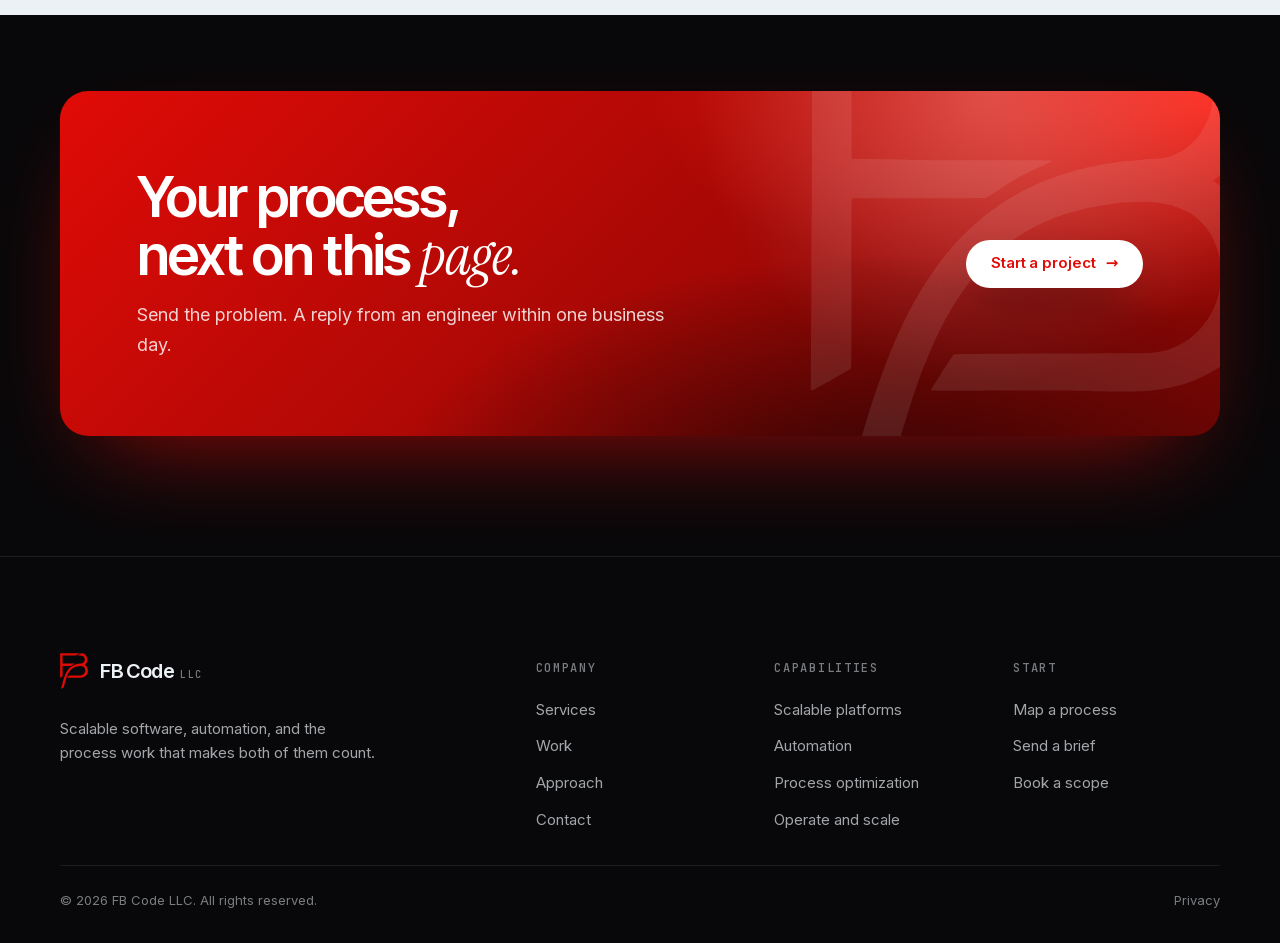
<file: work.html>
<!DOCTYPE html>
<html lang="en">
<head>
<meta charset="utf-8">
<meta name="viewport" content="width=device-width, initial-scale=1">
<title>Work — FB Code LLC</title>
<meta name="description" content="Selected systems FB Code LLC has built, and the process each one replaced.">
<meta name="theme-color" content="#08080A">
<link rel="canonical" href="https://fb-code.com/work">
<meta property="og:url" content="https://fb-code.com/work">
<meta property="og:type" content="website">
<meta property="og:site_name" content="FB Code LLC">
<meta property="og:title" content="Work — FB Code LLC">
<meta property="og:description" content="Selected systems FB Code LLC has built, and the process each one replaced.">
<meta property="og:image" content="https://fb-code.com/assets/img/og.jpg">
<meta property="og:image:width" content="1200">
<meta property="og:image:height" content="630">
<meta property="og:image:alt" content="FB Code LLC — software that raises your output">
<meta name="twitter:card" content="summary_large_image">
<script>
(function(){
  var root = document.documentElement;
  root.classList.add("js");
  var theme = null;
  var map = null;
  try{
    theme = localStorage.getItem("fbcode-theme");
    map = localStorage.getItem("fbcode-map");
  }catch(e){}
  root.setAttribute("data-theme", theme === "light" ? "light" : "dark");
  if(map){
    root.classList.add("has-map");
  }
  var clean = location.pathname.replace(/(^|\/)index\.html$/, "$1").replace(/\.html$/, "");
  if(clean !== location.pathname){
    try{ history.replaceState(null, "", clean + location.search + location.hash); }catch(e){}
  }
})();
</script>
<link rel="icon" href="favicon.svg" type="image/svg+xml">
<link rel="apple-touch-icon" href="apple-touch-icon.png">
<link rel="preload" href="assets/fonts/inter-tight.woff2" as="font" type="font/woff2" crossorigin>
<link rel="preload" href="assets/fonts/inter.woff2" as="font" type="font/woff2" crossorigin>
<link rel="stylesheet" href="assets/css/site.css?v=9">
</head>
<body>

<a class="skip-link" href="#main">Skip to content</a>

<header class="site-header">
  <div class="wrap">
    <a class="lockup" href="./" aria-label="FB Code LLC — home">
      <span class="mark" aria-hidden="true"></span>
      <span class="lockup-type">
        <span class="lockup-name">FB Code</span>
        <span class="lockup-llc">LLC</span>
      </span>
    </a>
    <nav class="nav" aria-label="Primary">
      <a href="services">Services</a>
      <a href="work" aria-current="page">Work</a>
      <a href="approach">Approach</a>
      <a href="contact">Contact</a>
    </nav>
      <div class="header-tools">
        <a class="map-chip" href="map" data-map-chip hidden><span data-map-chip-text>Your map</span></a>
        <button class="theme-btn" type="button" data-theme-toggle aria-label="Switch to light theme" title="Switch to light theme" aria-pressed="false">
          <svg class="i-sun" viewBox="0 0 24 24" fill="none" stroke="currentColor" stroke-width="1.5" stroke-linecap="round" aria-hidden="true"><circle cx="12" cy="12" r="4.2"/><path d="M12 2.6v2.2M12 19.2v2.2M2.6 12h2.2M19.2 12h2.2M5.4 5.4l1.6 1.6M17 17l1.6 1.6M18.6 5.4L17 7M7 17l-1.6 1.6"/></svg>
          <svg class="i-moon" viewBox="0 0 24 24" fill="none" stroke="currentColor" stroke-width="1.5" stroke-linecap="round" stroke-linejoin="round" aria-hidden="true"><path d="M20.2 14.9A8.6 8.6 0 0 1 9.1 3.8a8.6 8.6 0 1 0 11.1 11.1Z"/></svg>
        </button>
        <a class="btn btn--solid header-cta" href="contact">Start a project</a>
        <button class="menu-btn" type="button" data-menu-button aria-expanded="false" aria-controls="mobile-nav" aria-label="Menu">
          <span></span><span></span><span></span>
        </button>
      </div>
  </div>
  <div class="mobile-nav" id="mobile-nav" data-menu-panel>
    <div class="wrap">
      <a href="services">Services</a>
      <a href="work" aria-current="page">Work</a>
      <a href="approach">Approach</a>
      <a href="contact">Contact</a>
      <a href="map" data-map-chip hidden>Your map</a>
      <a class="btn btn--solid btn--block" href="contact">Start a project</a>
    </div>
  </div>
</header>

<main id="main">

  <section class="page-hero">
    <div class="aurora" aria-hidden="true"><i></i><i></i><i></i></div>
    <div class="grid-lines" aria-hidden="true"></div>
    <div class="wrap">
      <p class="crumb"><a href="./">Home</a> <span class="sep">/</span> <span>Work</span></p>
      <h1>What we built, and what it <em>changed.</em></h1>
      <p class="lede">What the process looked like before, and the system we shipped in its place.</p>
    </div>
  </section>

  <section class="section section--flush">
    <div class="wrap reveal">
      <div class="case-head" id="access">
        <div>
          <span class="label label--signal">Case study · Access control</span>
          <h2>A multi-site access <em>control</em> platform.</h2>
        </div>
        <p class="lede">Doors, controllers and edge devices across several locations, run from one console — with the membership plans, payments and end-of-day reporting that used to live in spreadsheets built into the same system.</p>
      </div>
      <div class="shift reveal stagger" role="table" aria-label="What changed">
        <div class="shift-row shift-row--head" role="row">
          <span class="label" role="columnheader">What changed</span>
          <span class="label" role="columnheader">Before</span>
          <span class="label label--signal" role="columnheader">Now</span>
        </div>
        <div class="shift-row" role="row">
          <span class="k" role="rowheader">Membership plans</span>
          <span class="was" role="cell">A spreadsheet</span>
          <span class="now" role="cell">Created and assigned to doors in a single dialog.</span>
        </div>
        <div class="shift-row" role="row">
          <span class="k" role="rowheader">Payments</span>
          <span class="was" role="cell">A spreadsheet</span>
          <span class="now" role="cell">Recorded against each member and the staff member who took them.</span>
        </div>
        <div class="shift-row" role="row">
          <span class="k" role="rowheader">End-of-day reporting</span>
          <span class="was" role="cell">A spreadsheet</span>
          <span class="now" role="cell">Totalled per employee and method, ready to reconcile at the end of a shift.</span>
        </div>
      </div>
      <div class="demo-lead">
        <span class="label label--signal">A working model · demo data</span>
        <p class="lede">A small model of the console on demo doors. Open one and watch the event reach the log. The screens below it are from the system itself.</p>
      </div>
      <div class="demo" data-demo>
        <div class="demo-bar">
          <span class="demo-lights" aria-hidden="true"></span>
          <span class="demo-title">Access console</span>
          <span class="label demo-flag">Demo data</span>
          <span class="num demo-clock" data-demo-clock aria-hidden="true"></span>
        </div>
        <div class="demo-body">
          <div class="demo-side">
            <div class="demo-stats">
              <div><span class="label">Granted</span><strong data-demo-granted>0</strong></div>
              <div><span class="label">Denied</span><strong data-demo-denied>0</strong></div>
              <div><span class="label">Open now</span><strong data-demo-open>0</strong></div>
            </div>
            <div class="demo-grid">
              <button class="door spot" type="button" data-door="Main entrance · Site A" aria-pressed="false">
                <span class="door-icon" aria-hidden="true"><i></i></span>
                <span class="door-name">Main entrance</span>
                <span class="label door-site">Site A</span>
                <span class="door-state" data-door-state>Locked · tap to open</span>
                <span class="num door-count" data-door-count hidden>0</span>
              </button>
              <button class="door spot" type="button" data-door="Side entrance · Site A" aria-pressed="false">
                <span class="door-icon" aria-hidden="true"><i></i></span>
                <span class="door-name">Side entrance</span>
                <span class="label door-site">Site A</span>
                <span class="door-state" data-door-state>Locked · tap to open</span>
                <span class="num door-count" data-door-count hidden>0</span>
              </button>
              <button class="door spot" type="button" data-door="Lobby turnstile · Site A" aria-pressed="false">
                <span class="door-icon" aria-hidden="true"><i></i></span>
                <span class="door-name">Lobby turnstile</span>
                <span class="label door-site">Site A</span>
                <span class="door-state" data-door-state>Locked · tap to open</span>
                <span class="num door-count" data-door-count hidden>0</span>
              </button>
              <button class="door spot" type="button" data-door="Warehouse · Site B" aria-pressed="false">
                <span class="door-icon" aria-hidden="true"><i></i></span>
                <span class="door-name">Warehouse</span>
                <span class="label door-site">Site B</span>
                <span class="door-state" data-door-state>Locked · tap to open</span>
                <span class="num door-count" data-door-count hidden>0</span>
              </button>
              <button class="door spot" type="button" data-door="Dock A · Site B" aria-pressed="false">
                <span class="door-icon" aria-hidden="true"><i></i></span>
                <span class="door-name">Dock A</span>
                <span class="label door-site">Site B</span>
                <span class="door-state" data-door-state>Locked · tap to open</span>
                <span class="num door-count" data-door-count hidden>0</span>
              </button>
              <button class="door spot" type="button" data-door="Staff room · Site B" aria-pressed="false">
                <span class="door-icon" aria-hidden="true"><i></i></span>
                <span class="door-name">Staff room</span>
                <span class="label door-site">Site B</span>
                <span class="door-state" data-door-state>Locked · tap to open</span>
                <span class="num door-count" data-door-count hidden>0</span>
              </button>
            </div>
            <div class="demo-actions">
              <button class="btn btn--ghost" type="button" data-demo-deny>Try a revoked card</button>
              <p>Six demo doors on two demo sites. Nothing here is a client's data.</p>
            </div>
          </div>
          <div class="demo-log">
            <div class="demo-log-head">
              <span class="label">Live access log</span>
              <span class="demo-live"><i aria-hidden="true"></i>Listening</span>
            </div>
            <p class="demo-empty" data-demo-empty>Open a door. The event lands here.</p>
            <ol data-demo-log aria-live="polite" aria-label="Door events"></ol>
          </div>
        </div>
        <noscript><p class="form-note" style="padding:0 20px 20px;">This model needs JavaScript. The real screens are on the Work page.</p></noscript>
      </div>
      <div class="work-grid work-grid--feature reveal stagger">
        <article class="work-card">
          <button class="work-thumb" type="button" data-zoom="assets/img/work/dashboard.webp" data-zoom-title="Access analytics" aria-label="Enlarge screenshot: Access analytics"><span class="window"><img src="assets/img/work/dashboard.jpg" srcset="assets/img/work/dashboard-1000.webp 1000w, assets/img/work/dashboard.webp 1800w" sizes="(max-width:640px) 92vw, 44vw" alt="Analytics dashboard with KPI cards and access-activity and door-load charts" loading="lazy" width="1800" height="901"></span></button>
          <h3>Access analytics</h3>
          <p>Door openings, rejected attempts, new members and revenue across every site, charted by day and by door.</p>
          <ul class="tags"><li>React</li><li>Charts</li><li>Reporting</li></ul>
        </article>
        <article class="work-card">
          <button class="work-thumb" type="button" data-zoom="assets/img/work/overview.webp" data-zoom-title="Operations control room" aria-label="Enlarge screenshot: Operations control room"><span class="window"><img src="assets/img/work/overview.jpg" srcset="assets/img/work/overview-1000.webp 1000w, assets/img/work/overview.webp 1800w" sizes="(max-width:640px) 92vw, 44vw" alt="Control-room overview with alert banners and KPI cards for members, doors, controllers and edge devices" loading="lazy" width="1800" height="904"></span></button>
          <h3>Operations control room</h3>
          <p>Offline edge devices, silent controllers and unpaid members surfaced on one screen before anyone has to ask.</p>
          <ul class="tags"><li>Monitoring</li><li>Alerts</li></ul>
        </article>
        <article class="work-card">
          <button class="work-thumb" type="button" data-zoom="assets/img/work/access-log.webp" data-zoom-title="Live access log" aria-label="Enlarge screenshot: Live access log"><span class="window"><img src="assets/img/work/access-log.jpg" srcset="assets/img/work/access-log-1000.webp 1000w, assets/img/work/access-log.webp 1800w" sizes="(max-width:640px) 92vw, 44vw" alt="Access log table of granted and denied door events with filters" loading="lazy" width="1800" height="898"></span></button>
          <h3>Live access log</h3>
          <p>Every door event, granted or denied, filterable by site, member and door, with one-click CSV export.</p>
          <ul class="tags"><li>Event pipeline</li><li>Audit trail</li></ul>
        </article>
        <article class="work-card">
          <button class="work-thumb" type="button" data-zoom="assets/img/work/plans.webp" data-zoom-title="Plans and pricing" aria-label="Enlarge screenshot: Plans and pricing"><span class="window"><img src="assets/img/work/plans.jpg" srcset="assets/img/work/plans-1000.webp 1000w, assets/img/work/plans.webp 1800w" sizes="(max-width:640px) 92vw, 44vw" alt="Access plans table with a create-plan dialog and multi-select door picker" loading="lazy" width="1800" height="902"></span></button>
          <h3>Plans and pricing</h3>
          <p>Paid door bundles, fixed-term or permanent, created and assigned to doors in a single dialog.</p>
          <ul class="tags"><li>Billing</li><li>Back office</li></ul>
        </article>
        <article class="work-card">
          <button class="work-thumb" type="button" data-zoom="assets/img/work/payments.webp" data-zoom-title="Payments ledger" aria-label="Enlarge screenshot: Payments ledger"><span class="window"><img src="assets/img/work/payments.jpg" srcset="assets/img/work/payments-1000.webp 1000w, assets/img/work/payments.webp 1800w" sizes="(max-width:640px) 92vw, 44vw" alt="Payments ledger filtered by payment method" loading="lazy" width="1800" height="909"></span></button>
          <h3>Payments ledger</h3>
          <p>Cash, card and transfer payments recorded against each member and the staff member who took them.</p>
          <ul class="tags"><li>Payments</li><li>Data</li></ul>
        </article>
        <article class="work-card">
          <button class="work-thumb" type="button" data-zoom="assets/img/work/reports.webp" data-zoom-title="End-of-day close" aria-label="Enlarge screenshot: End-of-day close"><span class="window"><img src="assets/img/work/reports.jpg" srcset="assets/img/work/reports-1000.webp 1000w, assets/img/work/reports.webp 1800w" sizes="(max-width:640px) 92vw, 44vw" alt="End-of-day cash report with totals per employee and payment method" loading="lazy" width="1800" height="905"></span></button>
          <h3>End-of-day close</h3>
          <p>What each employee collected, by method, totalled and ready to reconcile at the end of a shift.</p>
          <ul class="tags"><li>Reporting</li><li>Export</li></ul>
        </article>
      </div>
    </div>
  </section>

  <section class="section section--flush" id="system">
    <div class="wrap reveal">
      <div class="section-head">
        <h2>How it fits <em>together</em></h2>
        <span class="label">Architecture</span>
      </div>
      <div class="arch reveal stagger">
        <div class="arch-stage arch-stage--stack">
          <span class="label label--signal">01 · At every site</span>
          <h3>Doors and devices</h3>
          <p>Each location has its own doors, the controllers that drive them, and an edge device that reports in.</p>
          <ul class="arch-tags"><li>Doors</li><li>Controllers</li><li>Edge device</li></ul>
        </div>
        <span class="arch-link" aria-hidden="true"><i></i></span>
        <div class="arch-stage">
          <span class="label label--signal">02 · In transit</span>
          <h3>Event pipeline</h3>
          <p>Every door event, granted or denied, is recorded as it happens and kept as an audit trail.</p>
          <ul class="arch-tags"><li>Access events</li><li>Audit trail</li></ul>
        </div>
        <span class="arch-link" aria-hidden="true"><i></i></span>
        <div class="arch-stage">
          <span class="label label--signal">03 · One system</span>
          <h3>Members and money</h3>
          <p>Members, the plans they hold and the payments taken against them sit next to the access data.</p>
          <ul class="arch-tags"><li>Plans</li><li>Payments</li><li>Reporting</li></ul>
        </div>
        <span class="arch-link" aria-hidden="true"><i></i></span>
        <div class="arch-stage">
          <span class="label label--signal">04 · One console</span>
          <h3>The control room</h3>
          <p>Staff see offline devices, silent controllers and unpaid members on one screen, and close the day from it.</p>
          <ul class="arch-tags"><li>Monitoring</li><li>Alerts</li><li>Export</li></ul>
        </div>
      </div>
    </div>
  </section>

  <section class="section paper">
    <div class="wrap reveal">
      <div class="split">
        <div>
          <span class="label">Under NDA</span>
          <h2 style="margin-top:12px;">Some of it we cannot show.</h2>
        </div>
        <div>
          <p class="lede">Where a client cannot be named, we can still walk you through the architecture, the constraints, and the measurement on a call. Ask for the closest comparable to your own problem and we will bring it.</p>
          <div class="hero-actions">
            <a class="btn btn--solid" href="contact">Ask for a comparable <span class="arrow">→</span></a>
          </div>
        </div>
      </div>
    </div>
  </section>

  <section class="section cta">
    <div class="wrap reveal">
      <div>
        <h2>Your process, next on this <em>page.</em></h2>
        <p>Send the problem. A reply from an engineer within one business day.</p>
      </div>
      <a class="btn btn--signal" href="contact">Start a project <span class="arrow">→</span></a>
    </div>
  </section>

</main>

<footer class="site-footer">
  <div class="wrap">
    <div class="footer-top">
      <div>
        <a class="lockup" href="./" aria-label="FB Code LLC — home">
          <span class="mark" aria-hidden="true"></span>
          <span class="lockup-type">
            <span class="lockup-name">FB Code</span>
            <span class="lockup-llc">LLC</span>
          </span>
        </a>
        <p class="footer-blurb">Scalable software, automation, and the process work that makes both of them count.</p>
      </div>
      <div class="footer-cols">
        <div class="footer-col">
          <span class="label">Company</span>
          <ul>
            <li><a href="services">Services</a></li>
            <li><a href="work">Work</a></li>
            <li><a href="approach">Approach</a></li>
            <li><a href="contact">Contact</a></li>
          </ul>
        </div>
        <div class="footer-col">
          <span class="label">Capabilities</span>
          <ul>
            <li><a href="services#platforms">Scalable platforms</a></li>
            <li><a href="services#automation">Automation</a></li>
            <li><a href="services#process">Process optimization</a></li>
            <li><a href="services#operate">Operate and scale</a></li>
          </ul>
        </div>
        <div class="footer-col">
          <span class="label">Start</span>
          <ul>
            <li><a href="./#mapper">Map a process</a></li>
            <li><a href="contact">Send a brief</a></li>
            <li><a href="approach#scope">Book a scope</a></li>
          </ul>
        </div>
      </div>
    </div>
    <div class="footer-bottom">
      <p>© <span data-year>2026</span> FB Code LLC. All rights reserved.</p>
      <p><a href="privacy">Privacy</a></p>
    </div>
  </div>
</footer>

<script src="assets/js/site.js?v=10"></script>
<script src="assets/js/map.js?v=10"></script>
<script src="assets/js/demo.js?v=9"></script>
</body>
</html>
</file>
<file: assets/css/site.css>
/* FB Code LLC — red mark on ink or frost. Theme is set by data-theme on <html>.
   Brand red #E00B07 and frost #ECF1F5 are sampled from the logo files in ../brand/new. */

/* Typefaces are served from this site; all four are variable fonts, latin subset. */
@font-face{font-family:"Inter";font-style:normal;font-weight:100 900;font-display:swap;src:url("../fonts/inter.woff2") format("woff2");}
@font-face{font-family:"Inter Tight";font-style:normal;font-weight:100 900;font-display:swap;src:url("../fonts/inter-tight.woff2") format("woff2");}
@font-face{font-family:"Instrument Serif";font-style:italic;font-weight:400;font-display:swap;src:url("../fonts/instrument-serif-italic.woff2") format("woff2");}
@font-face{font-family:"JetBrains Mono";font-style:normal;font-weight:100 800;font-display:swap;src:url("../fonts/jetbrains-mono.woff2") format("woff2");}

/* Pages cross-fade into each other; the header holds still across the change. */
@view-transition{navigation:auto;}
::view-transition-old(root),
::view-transition-new(root){animation-duration:.26s;}

/* Progress along a rail, 0 to 1. Registered so keyframes can interpolate it. */
@property --p{syntax:"<number>";inherits:true;initial-value:0;}

:root{
  interpolate-size:allow-keywords;

  /* Brand palette. Referenced by the ground blocks below, never used directly. */
  --c-red:#E00B07;
  --c-red-hot:#FF2A1F;
  --c-red-deep:#7A0604;
  --c-red-ink:#3A0605;
  --c-frost:#ECF1F5;
  --c-ink:#08080A;

  --wrap:1280px;
  --gutter:clamp(20px, 5vw, 60px);

  --sans:"Inter", ui-sans-serif, system-ui, -apple-system, "Helvetica Neue", Arial, sans-serif;
  --display:"Inter Tight", var(--sans);
  --serif:"Instrument Serif", ui-serif, Georgia, serif;
  --mono:"JetBrains Mono", ui-monospace, SFMono-Regular, Menlo, monospace;

  --radius:18px;
  --radius-sm:10px;

  --ease:cubic-bezier(.2,.7,.2,1);
  --ease-out:cubic-bezier(.16,.84,.32,1);
  --t-fast:.16s;
  --t:.28s;
  --t-slow:.5s;
}

/* ---------- Grounds ----------
   A .paper section flips whichever ground the page is on, so banding survives
   both themes. All four selectors resolve at 0,1,0 except
   [data-theme="light"] .paper at 0,2,0, which lets a band invert back to ink.
   Do not reorder these two blocks. */

/* Ink ground */
:root,
[data-theme="light"] .paper{
  color-scheme:dark;

  --bg:var(--c-ink);
  --bg-raised:#0F0F12;
  --surface:rgb(255 255 255 / .035);
  --surface-hover:rgb(255 255 255 / .065);
  --contrast:var(--c-frost);
  --on-contrast:var(--c-ink);

  --text:var(--c-frost);
  --text-dim:rgb(236 241 245 / .68);
  --text-faint:rgb(236 241 245 / .5);
  --rule:rgb(236 241 245 / .09);
  --rule-strong:rgb(236 241 245 / .18);

  /* #FF4D47 on ink is 6:1; the logo red itself is kept for fills and large type. */
  --accent:#FF4D47;
  --danger:#FF8A7A;
  --field-bg:rgb(255 255 255 / .03);
  --field-bg-focus:rgb(255 255 255 / .06);
  --spot:rgb(224 11 7 / .16);

  --sheen:inset 0 1px 0 rgb(255 255 255 / .06);
  --shadow-sm:0 1px 2px rgb(0 0 0 / .5);
  --shadow-md:0 10px 24px -8px rgb(0 0 0 / .7), 0 2px 6px -2px rgb(0 0 0 / .5);
  --shadow-lg:0 30px 60px -20px rgb(0 0 0 / .85), 0 10px 24px -10px rgb(0 0 0 / .6);
  --glow:0 14px 40px -12px rgb(224 11 7 / .7);
}

/* Frost ground */
[data-theme="light"],
.paper{
  color-scheme:light;

  --bg:var(--c-frost);
  --bg-raised:#F6F8FA;
  --surface:rgb(255 255 255 / .62);
  --surface-hover:#FFFFFF;
  --contrast:#0E0F12;
  --on-contrast:var(--c-frost);

  --text:#0E0F12;
  --text-dim:rgb(14 15 18 / .7);
  --text-faint:rgb(14 15 18 / .6);
  --rule:rgb(14 15 18 / .1);
  --rule-strong:rgb(14 15 18 / .2);

  /* #C80A06 on frost is 5.2:1. */
  --accent:#C80A06;
  --danger:#B4291A;
  --field-bg:rgb(255 255 255 / .6);
  --field-bg-focus:#FFFFFF;
  --spot:rgb(224 11 7 / .09);

  --sheen:inset 0 1px 0 rgb(255 255 255 / .9);
  --shadow-sm:0 1px 2px rgb(14 15 18 / .07);
  --shadow-md:0 10px 24px -8px rgb(14 15 18 / .14), 0 2px 6px -2px rgb(14 15 18 / .08);
  --shadow-lg:0 30px 60px -20px rgb(14 15 18 / .25), 0 10px 24px -10px rgb(14 15 18 / .12);
  --glow:0 14px 40px -12px rgb(224 11 7 / .5);
}

.paper{
  background:var(--bg);
  color:var(--text);
}

*,*::before,*::after{box-sizing:border-box;}
*{margin:0;}

html{
  -webkit-text-size-adjust:100%;
  scroll-behavior:smooth;
  scroll-padding-top:96px;
}

body{
  background:var(--bg);
  color:var(--text);
  font-family:var(--sans);
  font-size:1rem;
  line-height:1.65;
  -webkit-font-smoothing:antialiased;
  -moz-osx-font-smoothing:grayscale;
  overflow-x:hidden;
}

/* Film grain over everything, the same texture as the gradient logo plate. */
body::after{
  content:"";
  position:fixed;
  inset:0;
  z-index:100;
  pointer-events:none;
  opacity:.055;
  background-image:url("data:image/svg+xml,%3Csvg xmlns='http://www.w3.org/2000/svg' width='160' height='160'%3E%3Cfilter id='n'%3E%3CfeTurbulence type='fractalNoise' baseFrequency='.85' numOctaves='3' stitchTiles='stitch'/%3E%3C/filter%3E%3Crect width='100%25' height='100%25' filter='url(%23n)'/%3E%3C/svg%3E");
}
[data-theme="light"] body::after{opacity:.04;}

::selection{background:var(--c-red);color:#fff;}

img,svg{display:block;max-width:100%;}
a{color:inherit;text-decoration:none;}
ul,ol{list-style:none;padding:0;}
button,input,select,textarea{font:inherit;color:inherit;}

.theme-switching,
.theme-switching *,
.theme-switching *::before,
.theme-switching *::after{
  transition:background-color .32s var(--ease), color .32s var(--ease), border-color .32s var(--ease), box-shadow .32s var(--ease), fill .32s var(--ease) !important;
}

:focus-visible{
  outline:2px solid var(--accent);
  outline-offset:3px;
  border-radius:4px;
}

.wrap{
  width:100%;
  max-width:var(--wrap);
  margin:0 auto;
  padding:0 var(--gutter);
}

.skip-link{
  position:absolute;
  left:16px;
  top:-60px;
  z-index:200;
  padding:10px 16px;
  background:var(--c-red);
  color:#fff;
  border-radius:8px;
  font-weight:600;
}
.skip-link:focus{top:16px;}

/* ---------- Type ---------- */

h1,h2,h3{
  font-family:var(--display);
  font-weight:600;
  letter-spacing:-.035em;
  line-height:1.02;
  text-wrap:balance;
}
h1{font-size:clamp(44px, 7.2vw, 108px);}
h2{font-size:clamp(32px, 4.4vw, 60px);}
h3{font-size:clamp(20px, 1.7vw, 24px);letter-spacing:-.02em;line-height:1.2;}

h1 em, h2 em{
  font-family:var(--serif);
  font-style:italic;
  font-weight:400;
  letter-spacing:-.01em;
  padding-right:.06em;
  background:linear-gradient(100deg, var(--c-red-hot) 0%, var(--c-red) 45%, #FF7A5C 100%);
  -webkit-background-clip:text;
  background-clip:text;
  color:transparent;
}

p{color:var(--text-dim);}

.lede{
  font-size:clamp(17px, 1.45vw, 20px);
  line-height:1.6;
  color:var(--text-dim);
  max-width:60ch;
  text-wrap:pretty;
}

.label,
.num,
.crumb{
  font-family:var(--mono);
  font-size:12px;
  font-weight:500;
  letter-spacing:.14em;
  text-transform:uppercase;
  color:var(--text-faint);
}
.label--signal{color:var(--accent);}

.label--pill{
  align-self:flex-start;
  display:inline-flex;
  align-items:center;
  gap:10px;
  padding:7px 14px 7px 10px;
  border:1px solid var(--rule-strong);
  border-radius:999px;
  background:var(--surface);
  backdrop-filter:blur(8px);
}
.label--pill::before{
  content:"";
  width:7px;
  height:7px;
  border-radius:50%;
  background:var(--c-red);
  box-shadow:0 0 0 4px rgb(224 11 7 / .22);
  animation:pulse 2.4s var(--ease) infinite;
}
@keyframes pulse{
  50%{box-shadow:0 0 0 8px rgb(224 11 7 / 0);}
}
@media (max-width:480px){
  .label--pill{font-size:10px;letter-spacing:.08em;}
}

/* ---------- Mark ----------
   The mark is a mask over currentColor, so it follows the theme and stays a
   single source file. Never rotated, mirrored or recoloured outside red/frost/ink. */

.mark{
  display:inline-block;
  width:auto;
  height:34px;
  aspect-ratio:2364 / 3027;
  background:currentColor;
  -webkit-mask:url("../img/mark.svg") center / contain no-repeat;
  mask:url("../img/mark.svg") center / contain no-repeat;
}

/* ---------- Buttons ---------- */

.btn{
  position:relative;
  display:inline-flex;
  align-items:center;
  justify-content:center;
  gap:10px;
  min-height:48px;
  padding:0 24px;
  border-radius:999px;
  border:1px solid transparent;
  font-family:var(--sans);
  font-size:15px;
  font-weight:600;
  letter-spacing:-.005em;
  white-space:nowrap;
  cursor:pointer;
  overflow:hidden;
  isolation:isolate;
  box-shadow:var(--shadow-sm);
  transition:transform var(--t) var(--ease), box-shadow var(--t) var(--ease), background-color var(--t) var(--ease), border-color var(--t) var(--ease), color var(--t) var(--ease);
}
.btn .arrow{display:inline-block;transition:transform var(--t) var(--ease);}
.btn:hover{transform:translateY(-2px);box-shadow:var(--shadow-md);}
.btn:hover .arrow{transform:translateX(4px);}
.btn:active{transform:translateY(0);}

.btn--solid{background:var(--contrast);color:var(--on-contrast);}

.btn--ghost{
  background:var(--surface);
  border-color:var(--rule-strong);
  color:var(--text);
  backdrop-filter:blur(10px);
}
.btn--ghost:hover{border-color:var(--text-faint);background:var(--surface-hover);}

.btn--signal{
  background:linear-gradient(135deg, var(--c-red-hot), var(--c-red) 55%, #B80905);
  color:#fff;
  box-shadow:var(--glow), inset 0 1px 0 rgb(255 255 255 / .25);
}
.btn--signal:hover{box-shadow:0 20px 50px -12px rgb(224 11 7 / .85), inset 0 1px 0 rgb(255 255 255 / .25);}

/* A light sweep across signal and solid buttons on hover. */
.btn--signal::after,
.btn--solid::after{
  content:"";
  position:absolute;
  inset:0;
  z-index:-1;
  background:linear-gradient(110deg, transparent 30%, rgb(255 255 255 / .35) 50%, transparent 70%);
  transform:translateX(-120%);
  transition:transform .7s var(--ease-out);
}
.btn--solid::after{background:linear-gradient(110deg, transparent 30%, rgb(224 11 7 / .25) 50%, transparent 70%);}
.btn--signal:hover::after,
.btn--solid:hover::after{transform:translateX(120%);}

.btn--block{width:100%;}
.btn[disabled]{opacity:.6;cursor:progress;transform:none;}

/* ---------- Header ---------- */

.site-header{
  view-transition-name:site-header;
  position:sticky;
  top:0;
  z-index:50;
  border-bottom:1px solid transparent;
  transition:background-color var(--t) var(--ease), border-color var(--t) var(--ease), box-shadow var(--t) var(--ease);
}
.site-header.is-stuck{
  background:color-mix(in srgb, var(--bg) 72%, transparent);
  backdrop-filter:blur(18px) saturate(1.4);
  -webkit-backdrop-filter:blur(18px) saturate(1.4);
  border-bottom-color:var(--rule);
  box-shadow:0 10px 30px -20px rgb(0 0 0 / .6);
}
.site-header > .wrap{
  display:flex;
  align-items:center;
  gap:32px;
  height:76px;
}

.lockup{
  display:inline-flex;
  align-items:center;
  gap:12px;
  color:var(--text);
  transition:transform var(--t) var(--ease);
}
.lockup .mark{color:var(--c-red);height:36px;transition:filter var(--t) var(--ease);}
.lockup:hover{transform:translateY(-1px);}
.lockup:hover .mark{filter:drop-shadow(0 4px 14px rgb(224 11 7 / .55));}
.lockup-type{display:flex;align-items:baseline;gap:6px;}
.lockup-name{
  font-family:var(--display);
  font-size:20px;
  font-weight:600;
  letter-spacing:-.03em;
}
.lockup-llc{
  font-family:var(--mono);
  font-size:10px;
  font-weight:500;
  letter-spacing:.16em;
  color:var(--text-faint);
}

.nav{
  display:flex;
  gap:6px;
  margin-left:auto;
}
.nav a{
  position:relative;
  padding:8px 14px;
  border-radius:999px;
  font-size:14.5px;
  font-weight:500;
  color:var(--text-dim);
  transition:color var(--t) var(--ease), background-color var(--t) var(--ease);
}
.nav a:hover{color:var(--text);background:var(--surface);}
.nav a[aria-current="page"]{color:var(--text);}
.nav a[aria-current="page"]::after{
  content:"";
  position:absolute;
  left:50%;
  bottom:1px;
  width:4px;
  height:4px;
  margin-left:-2px;
  border-radius:50%;
  background:var(--c-red);
  box-shadow:0 0 10px var(--c-red);
}

.header-tools{display:flex;align-items:center;gap:10px;}
.header-cta{min-height:40px;padding:0 18px;font-size:14px;}

.theme-btn,
.menu-btn{
  display:grid;
  place-items:center;
  width:40px;
  height:40px;
  border-radius:50%;
  border:1px solid var(--rule-strong);
  background:var(--surface);
  color:var(--text-dim);
  cursor:pointer;
  transition:transform var(--t) var(--ease), color var(--t) var(--ease), border-color var(--t) var(--ease), box-shadow var(--t) var(--ease);
}
.theme-btn:hover,
.menu-btn:hover{transform:translateY(-2px);color:var(--text);border-color:var(--text-faint);box-shadow:var(--shadow-md);}
.theme-btn svg{width:18px;height:18px;grid-area:1 / 1;transition:opacity var(--t) var(--ease), transform var(--t-slow) var(--ease);}
.theme-btn .i-moon{opacity:0;transform:rotate(-40deg) scale(.6);}
[data-theme="light"] .theme-btn .i-sun{opacity:0;transform:rotate(40deg) scale(.6);}
[data-theme="light"] .theme-btn .i-moon{opacity:1;transform:none;}

.menu-btn{display:none;gap:4px;align-content:center;}
.menu-btn span{display:block;width:16px;height:1.5px;background:currentColor;border-radius:2px;transition:transform var(--t) var(--ease), opacity var(--t) var(--ease);}
.menu-btn[aria-expanded="true"] span:nth-child(1){transform:translateY(5.5px) rotate(45deg);}
.menu-btn[aria-expanded="true"] span:nth-child(2){opacity:0;}
.menu-btn[aria-expanded="true"] span:nth-child(3){transform:translateY(-5.5px) rotate(-45deg);}

.mobile-nav{
  display:none;
  background:color-mix(in srgb, var(--bg) 94%, transparent);
  backdrop-filter:blur(18px);
  border-bottom:1px solid var(--rule);
}
.mobile-nav .wrap{display:flex;flex-direction:column;gap:4px;padding-top:12px;padding-bottom:24px;}
.mobile-nav a:not(.btn){padding:14px 0;font-family:var(--display);font-size:24px;font-weight:600;letter-spacing:-.02em;border-bottom:1px solid var(--rule);}
.mobile-nav .btn{margin-top:16px;}
.mobile-nav.is-open{display:block;}

@media (max-width:899px){
  .nav,.header-cta{display:none;}
  .menu-btn{display:grid;}
  .header-tools{margin-left:auto;}
}

/* ---------- Aurora ----------
   The drifting red field behind the hero, taken from the gradient logo plate. */

.aurora{
  position:absolute;
  inset:0;
  z-index:-1;
  overflow:hidden;
  pointer-events:none;
}
.aurora i{
  position:absolute;
  border-radius:50%;
  filter:blur(80px);
  opacity:.75;
  will-change:transform;
}
.aurora i:nth-child(1){
  width:56vw;height:56vw;max-width:820px;max-height:820px;
  right:-12vw;top:-18vw;
  background:radial-gradient(circle, var(--c-red) 0%, transparent 65%);
  animation:drift-a 22s var(--ease) infinite alternate;
}
.aurora i:nth-child(2){
  width:44vw;height:44vw;max-width:640px;max-height:640px;
  right:16vw;top:22vh;
  background:radial-gradient(circle, var(--c-red-deep) 0%, transparent 65%);
  animation:drift-b 26s var(--ease) infinite alternate;
}
.aurora i:nth-child(3){
  width:38vw;height:38vw;max-width:560px;max-height:560px;
  left:-14vw;bottom:-20vw;
  background:radial-gradient(circle, #5A0503 0%, transparent 65%);
  animation:drift-a 30s var(--ease) infinite alternate-reverse;
}
[data-theme="light"] .aurora i{opacity:.32;}
[data-theme="light"] .aurora i:nth-child(2),
[data-theme="light"] .aurora i:nth-child(3){background:radial-gradient(circle, #FF6A5C 0%, transparent 65%);}

@keyframes drift-a{
  to{transform:translate3d(-8vw, 6vh, 0) scale(1.15);}
}
@keyframes drift-b{
  to{transform:translate3d(6vw, -8vh, 0) scale(.9);}
}

/* A faint engineering grid, faded out toward the edges. */
.grid-lines{
  position:absolute;
  inset:0;
  z-index:-1;
  pointer-events:none;
  background-image:
    linear-gradient(var(--rule) 1px, transparent 1px),
    linear-gradient(90deg, var(--rule) 1px, transparent 1px);
  background-size:72px 72px;
  -webkit-mask-image:radial-gradient(ellipse 70% 60% at 60% 40%, #000 20%, transparent 75%);
  mask-image:radial-gradient(ellipse 70% 60% at 60% 40%, #000 20%, transparent 75%);
}

/* ---------- Hero ---------- */

.hero{
  position:relative;
  isolation:isolate;
  margin-top:-76px;
  padding:calc(76px + clamp(56px, 9vh, 120px)) 0 clamp(56px, 8vh, 96px);
  min-height:min(100vh, 980px);
  display:flex;
  align-items:center;
  overflow:hidden;
}
.hero > .wrap{
  display:grid;
  grid-template-columns:minmax(0, 1.35fr) minmax(0, .9fr);
  align-items:center;
  gap:clamp(32px, 5vw, 80px);
}
.hero-copy{display:flex;flex-direction:column;gap:28px;}
.hero-copy h1{max-width:12ch;}
.hero-actions{display:flex;flex-wrap:wrap;gap:12px;margin-top:8px;}

.hero-art{
  position:relative;
  justify-self:center;
  width:min(100%, 440px);
  transform:translate3d(calc(var(--mx, 0) * 18px), calc(var(--my, 0) * 18px), 0);
  transition:transform .6s var(--ease-out);
}
.hero-art::before{
  content:"";
  position:absolute;
  inset:8% 4%;
  z-index:-1;
  border-radius:50%;
  background:radial-gradient(circle, rgb(224 11 7 / .55), transparent 70%);
  filter:blur(40px);
}
.hero-mark{width:100%;height:auto;overflow:visible;}
.hero-mark .outline path{
  fill:none;
  stroke:var(--c-red);
  stroke-width:1.4;
  vector-effect:non-scaling-stroke;
}
.hero-mark .outline{
  transform:translate(70px, 70px);
  opacity:.7;
  transition:opacity .5s var(--ease);
}
[data-theme="light"] .hero-mark .outline path{stroke:#0E0F12;}

/* Draw-on: the outline traces itself as the page arrives. */
.js .hero-mark .outline path{
  stroke-dasharray:1;
  stroke-dashoffset:1;
  animation:draw 2.4s var(--ease-out) .2s forwards;
}
@keyframes draw{to{stroke-dashoffset:0;}}
@keyframes rise{
  from{opacity:0;transform:translateY(24px);}
  to{opacity:1;transform:none;}
}

.hero-meta{
  grid-column:1 / -1;
  display:flex;
  flex-wrap:wrap;
  gap:12px 28px;
  padding-top:28px;
  margin-top:clamp(16px, 4vh, 40px);
  border-top:1px solid var(--rule);
}
.hero-meta .label{display:inline-flex;align-items:center;gap:10px;}
.hero-meta .label::before{content:"";width:14px;height:1px;background:var(--c-red);}

/* Staggered entry for hero copy. */
.js .hero-copy > *{opacity:0;animation:rise .9s var(--ease-out) forwards;}
.js .hero-copy > :nth-child(1){animation-delay:.05s;}
.js .hero-copy > :nth-child(2){animation-delay:.15s;}
.js .hero-copy > :nth-child(3){animation-delay:.28s;}
.js .hero-copy > :nth-child(4){animation-delay:.4s;}

@media (max-width:899px){
  .hero{min-height:0;}
  .hero > .wrap{grid-template-columns:1fr;position:relative;}
  /* On small screens the mark steps back to an outline behind the copy,
     so the headline is the first thing on the screen. */
  .hero-art{
    position:absolute;
    z-index:-1;
    top:-20px;
    right:-4%;
    width:min(62%, 320px);
    opacity:.5;
    transform:none;
  }
  .hero-art::before{display:none;}
}

/* ---------- Page hero (inner pages) ---------- */

.page-hero{
  position:relative;
  isolation:isolate;
  overflow:hidden;
  margin-top:-76px;
  padding:calc(76px + clamp(64px, 11vh, 140px)) 0 clamp(48px, 8vh, 96px);
}
.page-hero .aurora i{opacity:.5;}
.page-hero .aurora i:nth-child(2){display:none;}
.page-hero .wrap{display:flex;flex-direction:column;gap:24px;}
.page-hero h1{font-size:clamp(40px, 6vw, 88px);max-width:16ch;}
.crumb{display:flex;gap:10px;align-items:center;}
.crumb a{transition:color var(--t) var(--ease);}
.crumb a:hover{color:var(--accent);}
.crumb .sep{opacity:.5;}

/* ---------- Sections ---------- */

.section{padding:clamp(72px, 11vw, 140px) 0;position:relative;}
.section--tight{padding:clamp(40px, 6vw, 64px) 0;}
.section--flush{padding-top:0;}

.section-head{
  display:flex;
  align-items:flex-end;
  justify-content:space-between;
  gap:24px;
  margin-bottom:clamp(36px, 5vw, 64px);
}
.section-head h2{max-width:18ch;}
.section-link{
  font-weight:600;
  font-size:15px;
  color:var(--text);
  white-space:nowrap;
  padding-bottom:4px;
  background:linear-gradient(var(--c-red), var(--c-red)) left bottom / 0 1.5px no-repeat;
  transition:background-size var(--t) var(--ease), color var(--t) var(--ease);
}
.section-link:hover{background-size:100% 1.5px;color:var(--accent);}

.split{
  display:grid;
  grid-template-columns:minmax(0, 1fr) minmax(0, 1.25fr);
  gap:clamp(32px, 6vw, 96px);
  align-items:start;
}
@media (max-width:899px){
  .split{grid-template-columns:1fr;}
  .section-head{flex-direction:column;align-items:flex-start;}
}

/* ---------- Index tabs (services) ---------- */

.showcase-tabs{display:grid;border-top:1px solid var(--rule);}
.showcase-tab{
  position:relative;
  display:grid;
  grid-template-columns:36px minmax(0, 1fr);
  align-items:baseline;
  gap:8px;
  padding:19px 0;
  border:0;
  border-bottom:1px solid var(--rule);
  background:none;
  color:var(--text-faint);
  text-align:left;
  cursor:pointer;
  transition:color var(--t) var(--ease), padding var(--t) var(--ease), border-color var(--t) var(--ease), background-color var(--t) var(--ease);
}
.showcase-tab::before{
  content:"";
  position:absolute;
  left:0;
  top:-1px;
  width:100%;
  height:2px;
  background:linear-gradient(90deg, var(--c-red), transparent);
  transform:scaleX(0);
  transform-origin:left;
  transition:transform var(--t-slow) var(--ease-out);
}
.showcase-tab .num{color:inherit;}
.showcase-tab-title{
  font-family:var(--display);
  font-size:clamp(18px, 1.7vw, 23px);
  font-weight:600;
  letter-spacing:-.02em;
  line-height:1.2;
}
.showcase-tab:hover{color:var(--text);}
.showcase-tab:is([aria-selected="true"], [aria-current="true"]){color:var(--text);padding-left:10px;}
.showcase-tab:is([aria-selected="true"], [aria-current="true"])::before{transform:scaleX(1);}
.showcase-tab:is([aria-selected="true"], [aria-current="true"]) .num{color:var(--accent);}

/* "Enlarge" hint on anything that opens the lightbox. */
[data-zoom]::after{
  content:"Enlarge";
  position:absolute;
  right:14px;
  bottom:14px;
  padding:6px 11px;
  border-radius:999px;
  border:1px solid rgb(255 255 255 / .16);
  background:rgb(8 8 10 / .8);
  color:#fff;
  font-family:var(--mono);
  font-size:11px;
  letter-spacing:.12em;
  text-transform:uppercase;
  opacity:0;
  transform:translateY(4px);
  transition:opacity var(--t) var(--ease), transform var(--t) var(--ease);
}
[data-zoom]:hover::after,
[data-zoom]:focus-visible::after{opacity:1;transform:none;}
@media (hover:none){
  [data-zoom]::after{opacity:1;transform:none;}
}

@media (max-width:899px){
  .showcase-tabs{
    display:flex;
    gap:8px;
    margin:0 calc(var(--gutter) * -1);
    padding:2px var(--gutter);
    border-top:0;
    overflow-x:auto;
    scrollbar-width:none;
  }
  .showcase-tabs::-webkit-scrollbar{display:none;}
  .showcase-tab,
  .showcase-tab:is([aria-selected="true"], [aria-current="true"]){
    display:inline-flex;
    flex:none;
    padding:10px 16px;
    border:1px solid var(--rule-strong);
    border-radius:999px;
    background:var(--surface);
  }
  .showcase-tab:is([aria-selected="true"], [aria-current="true"]){border-color:var(--c-red);background:var(--surface-hover);}
  .showcase-tab::before,
  .showcase-tab .num{display:none;}
  .showcase-tab-title{font-size:14.5px;letter-spacing:-.01em;white-space:nowrap;}
}

/* ---------- FAQ ---------- */

.faq{display:grid;border-top:1px solid var(--rule);}
.faq details{border-bottom:1px solid var(--rule);}
.faq summary{
  display:flex;
  align-items:center;
  justify-content:space-between;
  gap:24px;
  padding:22px 0;
  font-family:var(--display);
  font-size:clamp(18px, 1.6vw, 22px);
  font-weight:600;
  letter-spacing:-.02em;
  line-height:1.25;
  list-style:none;
  cursor:pointer;
  transition:color var(--t) var(--ease);
}
.faq summary::-webkit-details-marker{display:none;}
.faq summary::after{
  content:"";
  flex:none;
  width:14px;
  height:14px;
  color:var(--text-faint);
  background:
    linear-gradient(currentColor, currentColor) center / 100% 1.5px no-repeat,
    linear-gradient(currentColor, currentColor) center / 1.5px 100% no-repeat;
  transition:transform var(--t) var(--ease), color var(--t) var(--ease);
}
.faq summary:hover{color:var(--accent);}
.faq details[open] summary::after{transform:rotate(45deg);color:var(--accent);}
.faq details p{padding:0 40px 24px 0;max-width:64ch;font-size:15.5px;}
.faq details::details-content{
  block-size:0;
  overflow:clip;
  transition:block-size .35s var(--ease), content-visibility .35s allow-discrete;
}
.faq details[open]::details-content{block-size:auto;}

/* ---------- Services index and list ---------- */

.svc{
  display:grid;
  grid-template-columns:minmax(0, .34fr) minmax(0, 1fr);
  align-items:start;
  gap:clamp(32px, 6vw, 96px);
}
.svc-item{
  display:grid;
  gap:18px;
  padding:clamp(36px, 5vw, 64px) 0;
  border-top:1px solid var(--rule);
}
.svc-item:first-child{padding-top:0;border-top:0;}
.svc-item:last-child{padding-bottom:0;}
.svc-item .num{color:var(--accent);}
.svc-item h2{font-size:clamp(30px, 3.6vw, 52px);}
.svc-item p{max-width:62ch;font-size:clamp(16px, 1.25vw, 18px);}
.svc-item .section-link{justify-self:start;margin-top:4px;}
.svc-tags{display:flex;flex-wrap:wrap;gap:8px;margin-top:6px;}
.svc-tags li{
  padding:6px 12px;
  border-radius:999px;
  border:1px solid var(--rule);
  font-size:13px;
  color:var(--text-dim);
}
@media (min-width:900px){
  .svc-index{position:sticky;top:112px;}
  .svc-index .showcase-tab{padding:15px 0;}
  .svc-index .showcase-tab-title{font-size:clamp(16px, 1.4vw, 19px);}
}
@media (max-width:899px){
  .svc{grid-template-columns:1fr;gap:28px;}
}

/* ---------- System diagram (work) ---------- */

.arch{
  display:grid;
  grid-template-columns:minmax(0, 1fr) 44px minmax(0, 1fr) 44px minmax(0, 1fr) 44px minmax(0, 1fr);
}
.arch-stage{
  display:flex;
  flex-direction:column;
  gap:12px;
  padding:clamp(20px, 2vw, 28px);
  border-radius:var(--radius);
  border:1px solid var(--rule-strong);
  background:var(--bg-raised);
  box-shadow:var(--sheen);
}
/* The first stage repeats at every location, so it is drawn as a stack. */
.arch-stage--stack{
  box-shadow:
    var(--sheen),
    7px 7px 0 -1px var(--bg-raised), 7px 7px 0 0 var(--rule-strong),
    14px 14px 0 -1px var(--bg-raised), 14px 14px 0 0 var(--rule);
}
.arch-stage h3{font-size:clamp(20px, 1.8vw, 24px);}
.arch-stage p{font-size:14.5px;line-height:1.55;}
.arch-tags{display:flex;flex-wrap:wrap;gap:6px;margin-top:auto;padding-top:8px;}
.arch-tags li{
  padding:4px 10px;
  border-radius:999px;
  border:1px solid var(--rule);
  font-family:var(--mono);
  font-size:11px;
  letter-spacing:.06em;
  color:var(--text-faint);
}
.arch-link{
  position:relative;
  align-self:center;
  height:1px;
  background:var(--rule-strong);
  animation:arch-run 2.4s linear infinite;
}
.arch-link:nth-of-type(2){animation-delay:.8s;}
.arch-link:nth-of-type(3){animation-delay:1.6s;}
.arch-link i{
  position:absolute;
  top:-3px;
  left:calc(var(--p) * 100% - 3px);
  width:7px;
  height:7px;
  border-radius:50%;
  background:var(--c-red-hot);
  box-shadow:0 0 10px var(--c-red);
}
@keyframes arch-run{
  from{--p:0;}
  to{--p:1;}
}
@media (max-width:1023px){
  .arch{grid-template-columns:1fr;}
  .arch-link{justify-self:start;width:1px;height:36px;margin-left:36px;}
  .arch-link i{left:-3px;top:calc(var(--p) * 100% - 3px);}
  .arch-stage--stack{margin-bottom:14px;}
}

/* ---------- Capabilities (home) ---------- */

.split-lead{
  display:flex;
  flex-direction:column;
  align-items:flex-start;
  gap:20px;
}
@media (min-width:900px){
  .split-lead{position:sticky;top:112px;}
}

.caps{display:grid;border-top:1px solid var(--rule);}
.cap{
  display:grid;
  grid-template-columns:44px minmax(0, 1fr) auto;
  align-items:baseline;
  gap:6px 16px;
  padding:22px 0;
  border-bottom:1px solid var(--rule);
  transition:padding var(--t) var(--ease);
}
.cap .num{color:var(--accent);}
.cap h3{font-size:clamp(20px, 1.9vw, 26px);letter-spacing:-.025em;transition:color var(--t) var(--ease);}
.cap p{grid-column:2;font-size:15.5px;max-width:54ch;}
.cap .arrow{
  grid-column:3;
  grid-row:1 / span 2;
  align-self:center;
  color:var(--text-faint);
  transition:transform var(--t) var(--ease), color var(--t) var(--ease);
}
.cap:hover{padding-left:10px;}
.cap:hover h3,
.cap:hover .arrow{color:var(--accent);}
.cap:hover .arrow{transform:translateX(4px);}
@media (max-width:599px){
  .cap{grid-template-columns:32px minmax(0, 1fr) auto;padding:18px 0;}
}

/* ---------- Timeline ----------
   A vertical rail by default. On wide screens the home page lays its five
   steps out across the page; .timeline--rail (Approach) stays vertical. */

.timeline{
  position:relative;
  display:grid;
  gap:32px;
  padding-left:32px;
}
.timeline::before,
.timeline::after{
  content:"";
  position:absolute;
  left:4px;
  top:8px;
  bottom:8px;
  width:1px;
  background:var(--rule-strong);
}
.timeline::after{
  left:3px;
  width:2px;
  background:linear-gradient(var(--c-red), var(--c-red-hot));
  transform:scaleY(0);
  transform-origin:left top;
  transition:transform 1.6s var(--ease-out) .2s;
}
.tl-step{
  position:relative;
  display:flex;
  flex-direction:column;
  gap:8px;
}
.tl-step::before{
  content:"";
  position:absolute;
  z-index:1;
  left:-32px;
  top:6px;
  width:9px;
  height:9px;
  border-radius:50%;
  border:2px solid var(--c-red);
  background:var(--bg);
}
.tl-head{display:flex;flex-direction:column;gap:8px;}
.tl-step .num{color:var(--accent);}
.tl-step :is(h2, h3){font-size:clamp(24px, 2.4vw, 32px);letter-spacing:-.035em;line-height:1.2;}
.tl-step p{font-size:15px;max-width:60ch;}
.tl-step .tl-get{
  margin-top:6px;
  padding-top:14px;
  border-top:1px dashed var(--rule-strong);
  font-size:14px;
  line-height:1.5;
  color:var(--text);
}
.tl-get .label{display:block;margin-bottom:4px;font-size:11px;}

.timeline--stack{gap:24px;}
.timeline--stack .tl-step{gap:4px;}
.timeline--stack .tl-step :is(h2, h3){font-size:19px;letter-spacing:-.02em;}
.timeline--stack .tl-step p{color:var(--text-dim);}

@media (min-width:1024px){
  .timeline:not(.timeline--rail, .timeline--stack){
    grid-template-columns:repeat(5, minmax(0, 1fr));
    gap:clamp(20px, 2.4vw, 36px);
    padding:44px 0 0;
  }
  .timeline:not(.timeline--rail, .timeline--stack)::before,
  .timeline:not(.timeline--rail, .timeline--stack)::after{left:0;right:0;top:4px;bottom:auto;width:auto;height:1px;}
  .timeline:not(.timeline--rail, .timeline--stack)::after{
    top:3px;
    height:2px;
    background:linear-gradient(90deg, var(--c-red), var(--c-red-hot));
    transform:scaleX(0);
  }
  .timeline:not(.timeline--rail, .timeline--stack) .tl-step{gap:12px;}
  .timeline:not(.timeline--rail, .timeline--stack) .tl-step::before{left:0;top:-44px;}
  .timeline:not(.timeline--rail, .timeline--stack) .tl-get{margin-top:auto;}
}

@media (min-width:900px){
  .timeline--rail{gap:0;padding-left:56px;}
  .timeline--rail .tl-step{
    display:grid;
    grid-template-columns:minmax(0, .62fr) minmax(0, 1.5fr) minmax(0, .9fr);
    align-items:start;
    gap:16px clamp(24px, 3.4vw, 56px);
    padding:40px 0;
    border-top:1px solid var(--rule);
  }
  .timeline--rail .tl-step:last-child{border-bottom:1px solid var(--rule);}
  .timeline--rail .tl-step::before{left:-56px;top:44px;}
  .timeline--rail .tl-step :is(h2, h3){font-size:clamp(30px, 3.2vw, 44px);}
  .timeline--rail .tl-step p{font-size:16px;}
  .timeline--rail .tl-step .tl-get{
    margin-top:4px;
    padding:2px 0 2px 16px;
    border-top:0;
    border-left:2px solid var(--c-red);
    font-size:15px;
  }
}

.timeline.timeline.is-in::after{transform:none;}

/* ---------- What changed (work) ---------- */

.shift{
  display:grid;
  margin-bottom:clamp(40px, 5vw, 72px);
  border-radius:var(--radius);
  border:1px solid var(--rule);
  background:var(--surface);
  box-shadow:var(--sheen);
  overflow:hidden;
}
.shift-row{
  display:grid;
  grid-template-columns:minmax(0, .8fr) minmax(0, .7fr) minmax(0, 1.6fr);
  align-items:baseline;
  gap:8px 32px;
  padding:20px clamp(20px, 2.6vw, 36px);
  border-top:1px solid var(--rule);
}
.shift-row--head{border-top:0;padding-top:16px;padding-bottom:16px;background:var(--surface);}
.shift .k{font-family:var(--display);font-size:clamp(18px, 1.6vw, 22px);font-weight:600;letter-spacing:-.02em;}
.shift .was{
  color:var(--text-faint);
  text-decoration:line-through;
  text-decoration-color:var(--c-red);
  text-decoration-thickness:1.5px;
}
.shift .now{color:var(--text);}
@media (max-width:699px){
  .shift-row{grid-template-columns:1fr;gap:4px;}
  .shift-row--head{display:none;}
  .shift-row:nth-child(2){border-top:0;}
  .shift .now::before{content:"→ ";color:var(--accent);}
}

/* ---------- Measures ---------- */

.measures{display:grid;gap:0;}
.measure{
  position:relative;
  display:grid;
  grid-template-columns:1fr;
  gap:12px 32px;
  padding:28px 0;
  border-top:1px solid var(--rule);
}
.measure:last-child{border-bottom:1px solid var(--rule);}
.measure::before{
  content:"";
  position:absolute;
  left:0;
  top:-1px;
  height:2px;
  width:100%;
  background:linear-gradient(90deg, var(--c-red), transparent);
  transform:scaleX(0);
  transform-origin:left;
  transition:transform 1s var(--ease-out);
}
.reveal.is-in .measure::before{transform:scaleX(1);}
.reveal.is-in .measure:nth-child(2)::before{transition-delay:.12s;}
.reveal.is-in .measure:nth-child(3)::before{transition-delay:.24s;}
.measure h3{font-size:22px;}
.measure-glyph{width:120px;height:40px;color:var(--text-faint);overflow:visible;}
.measure-glyph :is(path, circle){
  fill:none;
  stroke:currentColor;
  stroke-width:1.5;
  stroke-linecap:round;
  stroke-linejoin:round;
}
.measure-glyph .hot{stroke:var(--c-red);}
.measure-glyph .dot{fill:var(--c-red);stroke:var(--c-red);}
.measure-glyph .gone{fill:var(--bg);stroke-dasharray:3 3;}
.js .measure-glyph .draw{stroke-dasharray:1;stroke-dashoffset:1;}
.js .reveal.is-in .measure-glyph .draw{
  stroke-dashoffset:0;
  transition:stroke-dashoffset 1.2s var(--ease-out) .4s;
}
@media (min-width:600px){
  .measure{grid-template-columns:minmax(0, 1fr) minmax(0, 2fr);}
  .measure p{grid-column:2;grid-row:1 / span 2;}
}

/* ---------- Work ---------- */

.work-grid{
  display:grid;
  grid-template-columns:repeat(3, minmax(0, 1fr));
  gap:clamp(20px, 2.4vw, 32px);
}
.work-grid--feature{grid-template-columns:repeat(2, minmax(0, 1fr));}
.work-card{display:flex;flex-direction:column;gap:10px;}
.work-card h3{margin-top:12px;transition:color var(--t) var(--ease);}
.work-card p{font-size:15px;}
.work-card .tags{display:flex;flex-wrap:wrap;gap:6px;margin-top:4px;}
.work-card .tags li{
  font-family:var(--mono);
  font-size:11px;
  letter-spacing:.06em;
  padding:4px 10px;
  border-radius:999px;
  border:1px solid var(--rule);
  color:var(--text-faint);
}

.work-thumb{
  position:relative;
  aspect-ratio:4 / 3;
  border-radius:var(--radius);
  overflow:hidden;
  background:
    radial-gradient(120% 90% at 100% 0%, rgb(224 11 7 / .35), transparent 60%),
    linear-gradient(160deg, var(--bg-raised), var(--bg));
  border:1px solid var(--rule);
  box-shadow:var(--sheen), var(--shadow-md);
  transition:transform var(--t-slow) var(--ease), box-shadow var(--t-slow) var(--ease), border-color var(--t) var(--ease);
}
button.work-thumb{
  display:block;
  width:100%;
  padding:0;
  cursor:zoom-in;
}

/* A browser window floating in the red-lit frame. */
.work-thumb .window{
  display:block;
  position:absolute;
  left:7%;
  right:7%;
  top:11%;
  bottom:-6%;
  border-radius:12px 12px 0 0;
  overflow:hidden;
  background:#111;
  box-shadow:0 30px 60px -20px rgb(0 0 0 / .7), 0 0 0 1px rgb(255 255 255 / .08);
  transition:transform .8s var(--ease-out);
}
.work-thumb .window::before{
  content:"";
  display:block;
  height:22px;
  background:
    radial-gradient(circle at 12px 11px, #FF5F57 3.5px, transparent 4px),
    radial-gradient(circle at 24px 11px, #FEBC2E 3.5px, transparent 4px),
    radial-gradient(circle at 36px 11px, #28C840 3.5px, transparent 4px),
    #1C1C20;
  border-bottom:1px solid rgb(255 255 255 / .06);
}
.work-thumb img{
  width:100%;
  height:calc(100% - 22px);
  object-fit:cover;
  object-position:top left;
}
.work-card:hover .work-thumb{
  transform:translateY(-6px);
  box-shadow:var(--sheen), var(--shadow-lg);
  border-color:var(--rule-strong);
}
.work-card:hover .work-thumb .window{transform:translateY(-4%) scale(1.02);}
.work-card:hover h3{color:var(--accent);}

@media (max-width:1023px){.work-grid{grid-template-columns:repeat(2, minmax(0, 1fr));}}
@media (max-width:640px){.work-grid,.work-grid--feature{grid-template-columns:1fr;}}

/* ---------- Marquee (stack) ---------- */

.stack-row{
  display:flex;
  align-items:center;
  gap:32px;
}
.stack-row > .label{flex:none;}
.marquee{
  flex:1;
  min-width:0;
  overflow:hidden;
  -webkit-mask-image:linear-gradient(90deg, transparent, #000 8%, #000 92%, transparent);
  mask-image:linear-gradient(90deg, transparent, #000 8%, #000 92%, transparent);
}
.stack-tags{
  display:flex;
  gap:12px;
  width:max-content;
  animation:marquee 40s linear infinite;
}
.marquee:hover .stack-tags{animation-play-state:paused;}
.stack-tags li{
  padding:10px 18px;
  border-radius:999px;
  border:1px solid var(--rule);
  background:var(--surface);
  font-family:var(--mono);
  font-size:13px;
  color:var(--text-dim);
  white-space:nowrap;
  transition:border-color var(--t) var(--ease), color var(--t) var(--ease);
}
.stack-tags li:hover{border-color:var(--c-red);color:var(--text);}
@keyframes marquee{to{transform:translateX(calc(-50% - 6px));}}
@media (max-width:599px){.stack-row{flex-direction:column;align-items:flex-start;gap:16px;}.marquee{width:100%;}}

/* ---------- Facts ---------- */

.facts{display:grid;}
.facts li{
  display:grid;
  grid-template-columns:minmax(0, .8fr) minmax(0, 2fr);
  gap:8px 32px;
  padding:22px 0;
  border-top:1px solid var(--rule);
  transition:padding var(--t) var(--ease);
}
.facts li:last-child{border-bottom:1px solid var(--rule);}
.facts li:hover{padding-left:10px;}
.facts .k{font-family:var(--display);font-weight:600;font-size:17px;letter-spacing:-.01em;}
.facts .v{color:var(--text-dim);}
@media (max-width:599px){.facts li{grid-template-columns:1fr;}}

/* ---------- CTA band ---------- */

.cta{
  padding:clamp(40px, 6vw, 80px) 0 clamp(72px, 10vw, 120px);
}
.cta .wrap.reveal{
  position:relative;
  isolation:isolate;
  overflow:hidden;
  display:flex;
  align-items:center;
  justify-content:space-between;
  gap:32px;
  padding:clamp(40px, 6vw, 88px) clamp(28px, 6vw, 88px);
  border-radius:calc(var(--radius) + 10px);
  color:#fff;
  background:
    radial-gradient(90% 120% at 100% 0%, var(--c-red-hot) 0%, transparent 55%),
    radial-gradient(70% 120% at 70% 120%, #2A0403 0%, transparent 60%),
    linear-gradient(135deg, var(--c-red) 0%, #A50805 55%, var(--c-red-deep) 100%);
  box-shadow:0 40px 100px -40px rgb(224 11 7 / .7);
  max-width:calc(var(--wrap) - 2 * var(--gutter));
  width:calc(100% - 2 * var(--gutter));
}
.cta .wrap.reveal::before{
  content:"";
  position:absolute;
  right:-4%;
  top:-30%;
  height:170%;
  aspect-ratio:2364 / 3027;
  z-index:-1;
  background:#fff;
  opacity:.09;
  -webkit-mask:url("../img/mark.svg") center / contain no-repeat;
  mask:url("../img/mark.svg") center / contain no-repeat;
}
.cta h2{color:#fff;max-width:16ch;}
.cta p{color:rgb(255 255 255 / .82);margin-top:16px;max-width:48ch;font-size:18px;}
.cta .btn--signal{
  background:#fff;
  color:var(--c-red);
  box-shadow:0 20px 40px -14px rgb(0 0 0 / .45);
  flex:none;
}
.cta .btn--signal::after{background:linear-gradient(110deg, transparent 30%, rgb(224 11 7 / .18) 50%, transparent 70%);}
@media (max-width:767px){
  .cta .wrap.reveal{flex-direction:column;align-items:flex-start;}
}

/* ---------- Contact ---------- */

.contact-grid{
  display:grid;
  grid-template-columns:minmax(0, 1fr) minmax(0, 1.15fr);
  gap:clamp(32px, 6vw, 88px);
  align-items:start;
}
.contact-grid .section-head{margin-bottom:24px;}
.contact-grid .facts + .section-head{margin-top:clamp(44px, 5vw, 68px);}
.contact-grid .section-head h2{font-size:clamp(26px, 3vw, 36px);}
@media (max-width:1159px){
  .contact-grid{grid-template-columns:1fr;}
  .contact-grid .form{order:-1;}
}
@media (min-width:1160px) and (min-height:820px){
  .contact-grid .form{position:sticky;top:104px;}
}

.form{
  position:relative;
  display:grid;
  gap:18px;
  padding:clamp(24px, 3.4vw, 44px);
  border-radius:calc(var(--radius) + 6px);
  border:1px solid var(--rule-strong);
  background:var(--surface);
  backdrop-filter:blur(14px);
  box-shadow:var(--sheen), var(--shadow-lg);
}
.form::before{
  content:"";
  position:absolute;
  inset:-1px;
  z-index:-1;
  border-radius:inherit;
  background:radial-gradient(60% 50% at 100% 0%, rgb(224 11 7 / .25), transparent 70%);
}
.field-row{display:grid;grid-template-columns:1fr 1fr;gap:18px;}
@media (max-width:599px){.field-row{grid-template-columns:1fr;}}
.field{display:grid;gap:8px;align-content:start;}
.field > span:first-child{
  font-family:var(--mono);
  font-size:11.5px;
  letter-spacing:.12em;
  text-transform:uppercase;
  color:var(--text-faint);
}
.field input,
.field select,
.field textarea{
  width:100%;
  padding:14px 16px;
  border-radius:12px;
  border:1px solid var(--rule-strong);
  background-color:var(--field-bg);
  font-size:15.5px;
  transition:border-color var(--t) var(--ease), box-shadow var(--t) var(--ease), background-color var(--t) var(--ease);
}
.field textarea{resize:vertical;min-height:140px;}
.field select{
  appearance:none;
  padding-right:38px;
  text-overflow:ellipsis;
  background-image:
    linear-gradient(45deg, transparent 50%, currentColor 50%),
    linear-gradient(135deg, currentColor 50%, transparent 50%);
  background-position:calc(100% - 22px) 50%, calc(100% - 16px) 50%;
  background-size:6px 6px;
  background-repeat:no-repeat;
}
.field input::placeholder,
.field textarea::placeholder{color:var(--text-faint);}
.field input:hover,
.field select:hover,
.field textarea:hover{border-color:var(--text-faint);}
.field input:focus,
.field select:focus,
.field textarea:focus{
  outline:none;
  border-color:var(--c-red);
  background-color:var(--field-bg-focus);
  box-shadow:0 0 0 4px rgb(224 11 7 / .18);
}
.field-error{font-size:13px;color:var(--danger);min-height:0;}
.field.has-error input,
.field.has-error textarea{border-color:var(--danger);}
.hp{position:absolute;left:-10000px;width:1px;height:1px;overflow:hidden;}
.form-note{font-size:13px;color:var(--text-faint);text-align:center;}
.captcha{display:grid;align-items:center;min-height:65px;font-size:13px;color:var(--text-faint);}
.captcha[hidden]{display:none;}
.form-status{display:none;padding:14px 16px;border-radius:12px;border:1px solid var(--rule-strong);font-size:14.5px;}
.form-status.is-visible{display:block;}
.form-status.is-error{border-color:var(--danger);color:var(--danger);}

.form-done{display:none;}
.form.is-sent > *{display:none;}
.form.is-sent > .form-done{
  display:grid;
  justify-items:start;
  gap:14px;
  padding:clamp(16px, 3vw, 40px) 0;
  animation:rise .6s var(--ease-out);
}
.form-done:focus{outline:none;}
.form-done h2{font-size:clamp(28px, 3vw, 40px);}
.form-done .btn{margin-top:10px;}
.form-done-mark{
  display:grid;
  place-items:center;
  width:52px;
  height:52px;
  margin-bottom:6px;
  border-radius:50%;
  background:linear-gradient(135deg, var(--c-red-hot), var(--c-red));
  box-shadow:var(--glow);
}
.form-done-mark::after{
  content:"";
  width:16px;
  height:9px;
  margin-top:-4px;
  border-left:2.5px solid #fff;
  border-bottom:2.5px solid #fff;
  transform:rotate(-45deg);
}

/* ---------- Lightbox ---------- */

.lightbox{
  margin:auto;
  width:min(1400px, calc(100vw - 32px));
  max-width:none;
  max-height:calc(100dvh - 32px);
  padding:0;
  border:1px solid var(--rule-strong);
  border-radius:var(--radius);
  background:var(--bg-raised);
  color:var(--text);
  box-shadow:var(--shadow-lg);
  overflow:hidden;
}
.lightbox::backdrop{
  background:rgb(0 0 0 / .78);
  -webkit-backdrop-filter:blur(6px);
  backdrop-filter:blur(6px);
}
.lightbox-bar{
  display:flex;
  align-items:center;
  gap:8px;
  height:56px;
  padding:0 10px 0 20px;
  border-bottom:1px solid var(--rule);
}
.lightbox-title{
  margin-right:auto;
  overflow:hidden;
  font-family:var(--display);
  font-size:17px;
  font-weight:600;
  letter-spacing:-.01em;
  white-space:nowrap;
  text-overflow:ellipsis;
}
.lightbox-count{margin-right:8px;color:var(--text-faint);white-space:nowrap;}
.lightbox-btn{
  flex:none;
  display:grid;
  place-items:center;
  width:36px;
  height:36px;
  border-radius:50%;
  border:1px solid var(--rule-strong);
  background:var(--surface);
  color:var(--text-dim);
  font-size:18px;
  line-height:1;
  cursor:pointer;
  transition:color var(--t) var(--ease), border-color var(--t) var(--ease);
}
.lightbox-btn:hover{color:var(--text);border-color:var(--text-faint);}
.lightbox-btn[hidden],
.lightbox-count[hidden]{display:none;}
.lightbox-scroll{overflow:auto;max-height:calc(100dvh - 32px - 58px);}
.lightbox img{width:max(100%, 960px);max-width:none;height:auto;}

/* ---------- Footer ---------- */

.site-footer{
  position:relative;
  overflow:hidden;
  border-top:1px solid var(--rule);
  padding:clamp(56px, 8vw, 96px) 0 32px;
}
.footer-top{
  display:grid;
  grid-template-columns:minmax(0, 1fr) minmax(0, 1.6fr);
  gap:48px;
}
.footer-blurb{margin-top:20px;max-width:36ch;font-size:15px;}
.footer-cols{display:grid;grid-template-columns:repeat(3, minmax(0, 1fr));gap:32px;}
.footer-col ul{display:grid;gap:10px;margin-top:16px;}
.footer-col a{font-size:15px;color:var(--text-dim);transition:color var(--t) var(--ease);}
.footer-col a:hover{color:var(--accent);}
.footer-bottom{
  display:flex;
  justify-content:space-between;
  gap:16px;
  margin-top:32px;
  padding-top:24px;
  border-top:1px solid var(--rule);
}
.footer-bottom p{font-size:13px;color:var(--text-faint);}
@media (max-width:899px){
  .footer-top{grid-template-columns:1fr;}
}
@media (max-width:599px){
  .footer-cols{grid-template-columns:1fr 1fr;}
  .footer-bottom{flex-direction:column;}
}

/* ---------- Prose (privacy and other long-form pages) ---------- */

.prose{
  max-width:68ch;
  display:grid;
  gap:18px;
}

.prose h2{
  margin-top:22px;
  font-size:clamp(1.25rem, 1.9vw, 1.5rem);
}

.prose p{color:var(--text-dim);}
.prose strong{color:var(--text);font-weight:500;}

.prose a{
  color:var(--text);
  text-decoration:underline;
  text-underline-offset:3px;
  text-decoration-color:var(--rule-strong);
  transition:text-decoration-color var(--t) var(--ease), color var(--t) var(--ease);
}
.prose a:hover{color:var(--accent);text-decoration-color:var(--accent);}

.prose .facts{margin-top:4px;}
.prose .facts .v{color:var(--text-dim);}

/* ---------- Reveal ----------
   STAGGER_STEP_MS and REVEAL_MS in site.js must match the 70ms steps and --t-slow. */

.js .reveal{
  opacity:0;
  transform:translateY(24px);
  transition:opacity var(--t-slow) var(--ease-out), transform var(--t-slow) var(--ease-out);
}
.js .reveal.is-in{opacity:1;transform:none;}

.js .reveal.stagger > *{
  opacity:0;
  transform:translateY(24px);
  transition:opacity var(--t-slow) var(--ease-out), transform var(--t-slow) var(--ease-out);
}
.js .reveal.stagger.is-in > *{opacity:1;transform:none;}
.js .reveal.stagger.is-in > :nth-child(2){transition-delay:70ms;}
.js .reveal.stagger.is-in > :nth-child(3){transition-delay:140ms;}
.js .reveal.stagger.is-in > :nth-child(4){transition-delay:210ms;}
.js .reveal.stagger.is-in > :nth-child(5){transition-delay:280ms;}
.js .reveal.stagger.is-in > :nth-child(6){transition-delay:350ms;}
.js .reveal.stagger.is-in > :nth-child(7){transition-delay:420ms;}
.js .reveal.stagger.is-in > :nth-child(8){transition-delay:490ms;}
.js .reveal.stagger.is-in > :nth-child(n+9){transition-delay:560ms;}

/* The marquee list is long and moving; it fades in as one piece. */
.js .reveal.stagger.stack-tags > *{opacity:1;transform:none;}

/* ---------- Reduced motion ---------- */

@media (prefers-reduced-motion: reduce){
  html{scroll-behavior:auto;}
  *,*::before,*::after{
    animation-duration:.001s !important;
    animation-iteration-count:1 !important;
    animation-delay:0s !important;
    transition-duration:.001s !important;
    transition-delay:0s !important;
  }
  @view-transition{navigation:none;}
  .aurora i{animation:none !important;}
  .arch-link{animation:none !important;}
  .arch-link i{display:none;}
  .stack-tags{animation:none !important;flex-wrap:wrap;width:auto;}
  .stack-tags [aria-hidden="true"]{display:none;}
  .btn:hover,
  .work-card:hover .work-thumb,
  .work-card:hover .work-thumb .window,
  .theme-btn:hover,
  .menu-btn:hover{transform:none;}
  .hero-art{transform:none;}
}

/* ---------- Late additions ---------- */

.cta h2 em{background:none;color:#fff;}

.case-head{
  display:grid;
  grid-template-columns:minmax(0, 1fr) minmax(0, 1fr);
  gap:24px clamp(32px, 6vw, 96px);
  align-items:end;
  margin-bottom:clamp(36px, 5vw, 64px);
}
.case-head h2{margin-top:14px;}
@media (max-width:899px){.case-head{grid-template-columns:1fr;}}
.page-hero .aurora,
.page-hero .grid-lines{
  -webkit-mask-image:linear-gradient(#000 55%, transparent);
  mask-image:linear-gradient(#000 55%, transparent);
}

/* ---------- Effects ----------
   Pointer and scroll effects. Every one of them is decoration over a page
   that already works, and all of them stop under reduced motion. */

@property --gx{syntax:"<percentage>";inherits:true;initial-value:60%;}
@property --gy{syntax:"<percentage>";inherits:true;initial-value:40%;}
@property --turn{syntax:"<angle>";inherits:false;initial-value:0deg;}

/* How far down the page the reader is, drawn along the header's lower edge. */
.site-header::after{
  content:"";
  position:absolute;
  left:0;
  right:0;
  top:75px;
  height:2px;
  background:linear-gradient(90deg, var(--c-red), var(--c-red-hot));
  transform:scaleX(0);
  transform-origin:left center;
  pointer-events:none;
}
@keyframes scroll-grow{to{transform:scaleX(1);}}
@supports (animation-timeline: scroll()){
  .site-header::after{
    animation:scroll-grow linear both;
    animation-timeline:scroll(root);
  }
}

/* The grid lights up in red under the pointer. */
.hero{transition:--gx .9s var(--ease-out), --gy .9s var(--ease-out);}
.grid-lines::after{
  content:"";
  position:absolute;
  inset:0;
  background-image:
    linear-gradient(var(--accent) 1px, transparent 1px),
    linear-gradient(90deg, var(--accent) 1px, transparent 1px);
  background-size:72px 72px;
  opacity:.6;
  -webkit-mask-image:radial-gradient(240px circle at var(--px, -999px) var(--py, -999px), #000 0%, transparent 72%);
  mask-image:radial-gradient(240px circle at var(--px, -999px) var(--py, -999px), #000 0%, transparent 72%);
}

/* Headings arrive a word at a time. site.js wraps the words; SPLIT_STEP_MS matches the 45ms step. */
.js .words .w{
  display:inline-block;
  opacity:0;
  transform:translateY(.42em);
  filter:blur(8px);
  transition:opacity .7s var(--ease-out), transform .7s var(--ease-out), filter .7s var(--ease-out);
  transition-delay:calc(var(--i) * 45ms + 80ms);
}
.js .words.is-in .w,
.js .reveal.is-in .words .w{opacity:1;transform:none;filter:none;}

/* A red edge that follows the pointer around a card. */
.spot{position:relative;}
.spot::after{
  content:"";
  position:absolute;
  inset:-1px;
  padding:1px;
  border-radius:inherit;
  pointer-events:none;
  background:radial-gradient(220px circle at var(--sx, 50%) var(--sy, 50%), var(--c-red-hot), transparent 70%);
  -webkit-mask:linear-gradient(#000 0 0) content-box, linear-gradient(#000 0 0);
  -webkit-mask-composite:xor;
  mask:linear-gradient(#000 0 0) content-box exclude, linear-gradient(#000 0 0);
  opacity:0;
  transition:opacity var(--t) var(--ease);
}
.spot:hover::after{opacity:1;}

/* Signal buttons lean toward the pointer. */
.btn--signal:hover{transform:translate(var(--bx, 0px), calc(var(--by, 0px) - 2px));}

[data-tilt]{
  transform:perspective(1000px) rotateX(var(--rx, 0deg)) rotateY(var(--ry, 0deg));
  transition:transform .5s var(--ease-out), box-shadow var(--t-slow) var(--ease);
  will-change:transform;
}

.cta .wrap.reveal::after{
  content:"";
  position:absolute;
  inset:0;
  z-index:-1;
  background:radial-gradient(420px circle at var(--sx, 80%) var(--sy, 0%), rgb(255 255 255 / .22), transparent 70%);
  pointer-events:none;
}

/* ---------- Bar: where the time goes ---------- */

.bar{
  position:relative;
  display:flex;
  gap:2px;
  height:14px;
}
.bar i{
  display:block;
  flex:0 1 auto;
  min-width:3px;
  height:100%;
  border-radius:3px;
  transition:width .55s var(--ease-out), background-color var(--t) var(--ease);
}
.bar i:first-child{border-radius:7px 3px 3px 7px;}
.bar i:last-of-type{border-radius:3px 7px 7px 3px;}
.bar i:only-of-type{border-radius:7px;}
.bar-wait{background:color-mix(in srgb, var(--text) 26%, transparent);}
.bar-work{background:var(--c-red);box-shadow:0 0 14px -2px rgb(224 11 7 / .8);}
.bar.is-empty{background:var(--rule);border-radius:7px;}

/* One unit of work crossing the bar, start to finish. */
.bar-runner{
  position:absolute;
  top:-4px;
  bottom:-4px;
  left:0;
  width:3px;
  margin-left:-1px;
  border-radius:2px;
  background:var(--text);
  box-shadow:0 0 14px 2px color-mix(in srgb, var(--text) 60%, transparent);
  animation:bar-run 5.5s linear infinite;
}
@keyframes bar-run{
  0%{left:0;opacity:0;}
  4%{opacity:1;}
  94%{opacity:1;}
  100%{left:100%;opacity:0;}
}

.bar-key{display:flex;flex-wrap:wrap;gap:6px 18px;font-size:13px;color:var(--text-dim);}
.bar-key span{display:inline-flex;align-items:center;gap:8px;}
.bar-key span::before{content:"";width:10px;height:10px;border-radius:3px;}
.bar-key .key-work::before{background:var(--c-red);}
.bar-key .key-wait::before{background:color-mix(in srgb, var(--text) 26%, transparent);}

/* ---------- Process mapper (home) ---------- */

.hero--mapper{
  align-items:flex-start;
  min-height:0;
  overflow:clip;
}
.hero--mapper > .wrap{
  position:relative;
  grid-template-columns:minmax(0, 1fr);
  gap:clamp(28px, 4vw, 52px);
}
.hero--mapper .hero-copy{
  display:grid;
  grid-template-columns:minmax(0, 1.5fr) minmax(0, 1fr);
  align-items:end;
  gap:22px clamp(32px, 5vw, 80px);
}
.hero--mapper .label--pill{grid-column:1 / -1;justify-self:start;}
.hero--mapper h1{font-size:clamp(40px, 5.6vw, 80px);max-width:none;}
.hero--mapper .lede{padding-bottom:.5em;}
.hero--mapper .hero-art{
  position:absolute;
  z-index:-1;
  top:-60px;
  right:-3%;
  width:min(34vw, 420px);
  opacity:.4;
  pointer-events:none;
}
.hero--mapper .hero-art::before{display:none;}
[data-theme="light"] .hero--mapper .hero-art{opacity:.16;}
@media (max-width:899px){
  .hero--mapper .hero-copy{grid-template-columns:minmax(0, 1fr);}
  .hero--mapper .hero-art{top:-20px;width:min(56%, 280px);opacity:.3;}
}

.mapper{
  display:grid;
  grid-template-columns:minmax(0, 1.72fr) minmax(0, 1fr);
  align-items:start;
  gap:clamp(16px, 2vw, 24px);
  scroll-margin-top:96px;
}
.js .mapper{opacity:0;animation:rise .9s var(--ease-out) .5s forwards;}
@media (max-width:1099px){
  .mapper{grid-template-columns:minmax(0, 1fr);}
}

.mp-card{
  position:relative;
  border-radius:calc(var(--radius) + 6px);
  border:1px solid var(--rule-strong);
  background:color-mix(in srgb, var(--bg-raised) 84%, transparent);
  -webkit-backdrop-filter:blur(16px);
  backdrop-filter:blur(16px);
  box-shadow:var(--sheen), var(--shadow-lg);
}

.mp-editor{display:grid;gap:14px;padding:clamp(16px, 2.2vw, 28px);}
.mp-top{
  display:flex;
  flex-wrap:wrap;
  align-items:center;
  gap:8px 10px;
  font-family:var(--display);
  font-size:clamp(18px, 1.7vw, 23px);
  font-weight:600;
  letter-spacing:-.02em;
}
.mp-top input{
  height:42px;
  padding:0 12px;
  border-radius:10px;
  border:1px solid var(--rule-strong);
  background-color:var(--field-bg);
  font-weight:600;
  letter-spacing:-.02em;
  color:var(--accent);
  transition:border-color var(--t) var(--ease), box-shadow var(--t) var(--ease), background-color var(--t) var(--ease);
}
.mp-top input[data-map-unit-input]{width:9.5ch;}
.mp-top input[data-map-runs-input]{width:7ch;-moz-appearance:textfield;}
.mp-top input::-webkit-outer-spin-button,
.mp-top input::-webkit-inner-spin-button{-webkit-appearance:none;margin:0;}

.mp-cols,
.mp-step{
  display:grid;
  grid-template-columns:26px minmax(0, 1fr) 98px 98px 108px 30px;
  align-items:center;
  gap:6px;
}
.mp-cols{padding:6px 9px 0 13px;}
.mp-cols .label{font-size:10.5px;}
.mp-steps{display:grid;gap:8px;}
.mp-step{
  padding:7px 8px 7px 12px;
  border-radius:14px;
  border:1px solid var(--rule);
  background:var(--surface);
  transition:border-color var(--t) var(--ease), background-color var(--t) var(--ease), transform var(--t) var(--ease);
}
.mp-step:hover,
.mp-step:focus-within{border-color:var(--rule-strong);background:var(--surface-hover);}
.mp-step .num{color:var(--text-faint);transition:color var(--t) var(--ease);}
.mp-step.is-hand .num{color:var(--accent);}
.is-ready .mp-step{animation:rise .4s var(--ease-out) backwards;}

.mp-name{
  width:100%;
  min-width:0;
  height:40px;
  padding:0 8px;
  border:1px solid transparent;
  border-radius:9px;
  background:transparent;
  font-family:var(--display);
  font-size:15.5px;
  font-weight:600;
  letter-spacing:-.015em;
  text-overflow:ellipsis;
  transition:border-color var(--t) var(--ease), background-color var(--t) var(--ease), box-shadow var(--t) var(--ease);
}
input.mp-name:hover{border-color:var(--rule-strong);}
span.mp-name{display:flex;align-items:center;}
.mp-step > span:not([class]){font-size:13.5px;color:var(--text-dim);}
html:not(.js) .mp-foot{display:none;}

.mp-top input:focus,
.mp-name:focus,
.mp-sel select:focus{
  outline:none;
  border-color:var(--c-red);
  background-color:var(--field-bg-focus);
  box-shadow:0 0 0 4px rgb(224 11 7 / .18);
}

.mp-who{
  display:inline-flex;
  align-items:center;
  justify-content:center;
  height:36px;
  padding:0 12px;
  border-radius:999px;
  border:1px solid var(--rule-strong);
  background:transparent;
  font-size:13px;
  font-weight:600;
  white-space:nowrap;
  cursor:pointer;
  transition:background-color var(--t) var(--ease), border-color var(--t) var(--ease), color var(--t) var(--ease), box-shadow var(--t) var(--ease), transform var(--t-fast) var(--ease);
}
.mp-who:hover{border-color:var(--text-faint);}
.mp-who:active{transform:scale(.96);}
.mp-step.is-hand .mp-who{
  background:var(--c-red);
  border-color:var(--c-red);
  color:#fff;
  box-shadow:0 8px 20px -10px rgb(224 11 7 / .9);
}

.mp-sel{display:grid;gap:4px;min-width:0;}
.mp-sel > span{
  position:absolute;
  width:1px;
  height:1px;
  overflow:hidden;
  clip-path:inset(50%);
  white-space:nowrap;
}
.mp-sel select{
  width:100%;
  height:36px;
  padding:0 26px 0 10px;
  border-radius:10px;
  border:1px solid var(--rule-strong);
  background-color:var(--field-bg);
  background-image:
    linear-gradient(45deg, transparent 50%, currentColor 50%),
    linear-gradient(135deg, currentColor 50%, transparent 50%);
  background-position:calc(100% - 15px) 50%, calc(100% - 10px) 50%;
  background-size:5px 5px;
  background-repeat:no-repeat;
  appearance:none;
  font-size:13.5px;
  text-overflow:ellipsis;
  cursor:pointer;
  transition:border-color var(--t) var(--ease), box-shadow var(--t) var(--ease), background-color var(--t) var(--ease), opacity var(--t) var(--ease);
}
.mp-sel select:hover{border-color:var(--text-faint);}
.mp-sel select:disabled{opacity:.45;cursor:default;}

.mp-remove{
  display:grid;
  place-items:center;
  width:30px;
  height:30px;
  border:0;
  border-radius:50%;
  background:transparent;
  color:var(--text-faint);
  font-size:19px;
  line-height:1;
  cursor:pointer;
  transition:background-color var(--t) var(--ease), color var(--t) var(--ease);
}
.mp-remove:hover{background:var(--surface-hover);color:var(--accent);}
.mp-remove:disabled{opacity:.3;cursor:default;}

.mp-foot{display:flex;flex-wrap:wrap;align-items:center;gap:10px;}
.mp-foot .mp-note{margin-left:auto;}
.mp-btn{
  display:inline-flex;
  align-items:center;
  gap:8px;
  min-height:40px;
  padding:0 16px;
  border-radius:999px;
  border:1px dashed var(--rule-strong);
  background:transparent;
  font-size:14px;
  font-weight:600;
  cursor:pointer;
  transition:border-color var(--t) var(--ease), background-color var(--t) var(--ease), color var(--t) var(--ease);
}
.mp-btn:hover{border-color:var(--accent);color:var(--accent);background:var(--surface);}
.mp-btn:disabled{opacity:.4;cursor:default;}
.mp-btn--quiet{border-color:transparent;color:var(--text-dim);font-weight:500;}
.mp-note{font-size:13px;color:var(--text-faint);}

@media (max-width:719px){
  .mp-cols{display:none;}
  .mp-step{display:flex;flex-wrap:wrap;align-items:flex-end;padding:10px 10px 12px 12px;}
  .mp-step .num{align-self:center;flex:none;width:24px;}
  .mp-name{flex:1 1 calc(100% - 84px);height:44px;}
  .mp-remove{order:1;flex:none;width:44px;height:44px;margin-right:-6px;}
  .mp-who{order:2;flex:1 1 28%;height:44px;}
  .mp-sel{order:2;flex:1 1 28%;}
  .mp-sel > span{
    position:static;
    width:auto;
    height:auto;
    clip-path:none;
    font-family:var(--mono);
    font-size:10px;
    letter-spacing:.1em;
    text-transform:uppercase;
    color:var(--text-faint);
  }
  .mp-sel select{height:44px;}
  .mp-foot .mp-note{margin-left:0;flex-basis:100%;}
}

.mp-result{
  display:grid;
  gap:18px;
  padding:clamp(20px, 2.4vw, 32px);
  background:color-mix(in srgb, var(--bg-raised) 92%, transparent);
}
@media (min-width:1100px){
  .mp-result{position:sticky;top:96px;}
}
/* A highlight circling the panel's edge: the numbers here are live. */
.mp-result::before{
  content:"";
  position:absolute;
  inset:-1px;
  padding:1px;
  border-radius:inherit;
  pointer-events:none;
  background:conic-gradient(from var(--turn), transparent 0 58%, var(--c-red) 72%, #FFB3A6 80%, var(--c-red) 86%, transparent 96%);
  -webkit-mask:linear-gradient(#000 0 0) content-box, linear-gradient(#000 0 0);
  -webkit-mask-composite:xor;
  mask:linear-gradient(#000 0 0) content-box exclude, linear-gradient(#000 0 0);
  animation:turn 7s linear infinite;
}
@keyframes turn{to{--turn:360deg;}}

.mp-big{display:grid;gap:2px;}
.mp-big strong{
  font-family:var(--display);
  font-size:clamp(52px, 5.4vw, 76px);
  font-weight:600;
  letter-spacing:-.045em;
  line-height:1;
  font-variant-numeric:tabular-nums;
}
.mp-big span{font-size:17px;color:var(--text);}
.mp-line{font-size:14px;color:var(--text-faint);margin-top:-10px;}

.mp-stats{display:grid;grid-template-columns:1fr 1fr;gap:12px;margin:0;}
.mp-stats div{
  display:grid;
  gap:2px;
  padding:14px 16px;
  border-radius:14px;
  border:1px solid var(--rule);
  background:var(--surface);
}
.mp-stats dt{order:2;font-size:13px;line-height:1.35;color:var(--text-dim);}
.mp-stats dd{
  margin:0;
  font-family:var(--display);
  font-size:26px;
  font-weight:600;
  letter-spacing:-.03em;
  line-height:1.15;
  font-variant-numeric:tabular-nums;
}

.mp-bar-block{display:grid;gap:10px;}
.mp-insight{
  font-family:var(--display);
  font-size:clamp(19px, 1.7vw, 23px);
  font-weight:600;
  letter-spacing:-.02em;
  line-height:1.25;
  color:var(--text);
  text-wrap:balance;
}
.mp-longest{font-size:14.5px;margin-top:-10px;}
.mp-actions{display:grid;justify-items:center;gap:14px;}
.mp-result .mp-note{text-align:center;margin-top:-6px;}

/* On narrow screens the result sits below the steps, so the headline figures
   ride along the bottom edge while the steps are being edited. */
.mp-sticky{display:none;}
@media (max-width:1099px){
  .mp-sticky{
    position:sticky;
    bottom:12px;
    z-index:5;
    display:flex;
    flex-wrap:wrap;
    align-items:baseline;
    justify-content:space-between;
    gap:2px 14px;
    padding:11px 20px;
    border-radius:22px;
    border:1px solid var(--rule-strong);
    background:color-mix(in srgb, var(--bg-raised) 90%, transparent);
    -webkit-backdrop-filter:blur(16px);
    backdrop-filter:blur(16px);
    box-shadow:var(--shadow-lg), 0 0 0 1px rgb(224 11 7 / .25);
    font-size:13.5px;
    color:var(--text-dim);
  }
  .mp-sticky strong{
    margin-right:6px;
    font-family:var(--display);
    font-size:22px;
    letter-spacing:-.03em;
    color:var(--text);
    font-variant-numeric:tabular-nums;
  }
  .mp-sticky b{font-weight:600;color:var(--text);}
}

/* ---------- Map chip (header) ---------- */

.map-chip{
  display:inline-flex;
  align-items:center;
  gap:8px;
  height:40px;
  padding:0 14px 0 12px;
  border-radius:999px;
  border:1px solid var(--rule-strong);
  background:var(--surface);
  font-family:var(--mono);
  font-size:11.5px;
  letter-spacing:.06em;
  text-transform:uppercase;
  white-space:nowrap;
  color:var(--text);
  animation:rise .5s var(--ease-out);
  transition:border-color var(--t) var(--ease), background-color var(--t) var(--ease), transform var(--t) var(--ease);
}
.map-chip[hidden]{display:none;}
.map-chip::before{
  content:"";
  width:7px;
  height:7px;
  border-radius:50%;
  background:var(--c-red);
  box-shadow:0 0 0 4px rgb(224 11 7 / .22);
  animation:pulse 2.4s var(--ease) infinite;
}
.map-chip:hover{border-color:var(--accent);background:var(--surface-hover);transform:translateY(-2px);}
@media (max-width:1099px){
  .header-tools .map-chip{display:none;}
}
.mobile-nav a[hidden]{display:none;}

/* ---------- Demo console ---------- */

.demo{
  position:relative;
  border-radius:calc(var(--radius) + 4px);
  border:1px solid var(--rule-strong);
  background:
    radial-gradient(90% 60% at 100% 0%, rgb(224 11 7 / .16), transparent 60%),
    var(--bg-raised);
  box-shadow:var(--sheen), var(--shadow-lg);
  overflow:hidden;
}
.demo-bar{
  display:flex;
  align-items:center;
  gap:14px;
  min-height:48px;
  padding:0 18px;
  border-bottom:1px solid var(--rule);
  background:var(--surface);
}
.demo-lights{
  flex:none;
  width:44px;
  height:10px;
  background:
    radial-gradient(circle at 5px 5px, #FF5F57 4px, transparent 4.5px),
    radial-gradient(circle at 22px 5px, #FEBC2E 4px, transparent 4.5px),
    radial-gradient(circle at 39px 5px, #28C840 4px, transparent 4.5px);
}
.demo-title{font-family:var(--display);font-weight:600;font-size:15px;letter-spacing:-.01em;white-space:nowrap;}
.demo-flag{
  padding:3px 9px;
  border-radius:999px;
  border:1px solid var(--rule-strong);
  font-size:10px;
  white-space:nowrap;
  color:var(--text-dim);
}
@media (max-width:519px){
  .demo-clock{display:none;}
}
.demo-clock{margin-left:auto;font-variant-numeric:tabular-nums;letter-spacing:.08em;}

.demo-body{
  display:grid;
  grid-template-columns:minmax(0, 1.25fr) minmax(0, 1fr);
}
.demo-side{display:grid;align-content:start;gap:18px;padding:clamp(16px, 2.2vw, 28px);}
.demo-log{
  display:grid;
  grid-template-rows:auto 1fr;
  align-content:start;
  gap:12px;
  min-height:340px;
  padding:clamp(16px, 2.2vw, 28px);
  border-left:1px solid var(--rule);
  background:color-mix(in srgb, var(--bg) 60%, transparent);
}
@media (max-width:899px){
  .demo-body{grid-template-columns:minmax(0, 1fr);}
  .demo-log{border-left:0;border-top:1px solid var(--rule);min-height:260px;}
}

.demo-stats{display:grid;grid-template-columns:repeat(3, minmax(0, 1fr));gap:10px;}
.demo-stats div{
  display:grid;
  gap:2px;
  padding:12px 14px;
  border-radius:12px;
  border:1px solid var(--rule);
  background:var(--surface);
}
.demo-stats .label{font-size:10.5px;}
.demo-stats strong{
  font-family:var(--display);
  font-size:28px;
  font-weight:600;
  letter-spacing:-.03em;
  line-height:1.1;
  font-variant-numeric:tabular-nums;
}

.demo-grid{display:grid;grid-template-columns:repeat(3, minmax(0, 1fr));gap:10px;}
@media (max-width:519px){
  .demo-grid{grid-template-columns:repeat(2, minmax(0, 1fr));}
}
.door{
  display:grid;
  justify-items:start;
  gap:2px;
  min-height:128px;
  padding:14px;
  border-radius:14px;
  border:1px solid var(--rule-strong);
  background:var(--surface);
  text-align:left;
  cursor:pointer;
  transition:background-color var(--t) var(--ease), border-color var(--t) var(--ease), color var(--t) var(--ease), transform var(--t) var(--ease), box-shadow var(--t) var(--ease);
}
.door:hover{transform:translateY(-3px);box-shadow:var(--shadow-md);}
.door:active{transform:translateY(0) scale(.98);}
.door-icon{
  position:relative;
  width:22px;
  height:30px;
  margin-bottom:8px;
  border:1.5px solid currentColor;
  border-bottom-width:0;
  border-radius:3px 3px 0 0;
  perspective:120px;
  opacity:.9;
}
.door-icon i{
  position:absolute;
  inset:2px 2px 0;
  border-radius:1px;
  background:currentColor;
  opacity:.55;
  transform-origin:left center;
  transition:transform .5s var(--ease-out), opacity var(--t) var(--ease);
}
.door-icon i::after{
  content:"";
  position:absolute;
  right:2px;
  top:50%;
  width:2.5px;
  height:2.5px;
  border-radius:50%;
  background:var(--bg-raised);
}
.door-name{font-family:var(--display);font-weight:600;font-size:15.5px;letter-spacing:-.015em;line-height:1.2;}
.door-site{font-size:10.5px;}
.door-state{margin-top:auto;padding-top:8px;font-size:12.5px;color:var(--text-dim);}
.door-count{
  position:absolute;
  top:12px;
  right:12px;
  min-width:22px;
  padding:1px 6px;
  border-radius:999px;
  background:var(--surface-hover);
  border:1px solid var(--rule-strong);
  text-align:center;
  letter-spacing:0;
  color:var(--text);
}
.door-count[hidden]{display:none;}

.door.is-open{
  background:var(--contrast);
  border-color:var(--contrast);
  color:var(--on-contrast);
  box-shadow:0 18px 40px -18px color-mix(in srgb, var(--contrast) 70%, transparent);
  cursor:default;
}
.door.is-open .door-icon i{transform:rotateY(-68deg);opacity:.9;}
.door.is-open .door-site,
.door.is-open .door-state{color:inherit;opacity:.7;}
.door.is-open .door-count{background:transparent;border-color:currentColor;color:inherit;}

.demo-actions{display:flex;flex-wrap:wrap;align-items:center;gap:12px 18px;}
.demo-actions p{font-size:13px;color:var(--text-faint);}

.demo-log-head{display:flex;align-items:center;justify-content:space-between;gap:12px;}
.demo-live{display:inline-flex;align-items:center;gap:8px;font-size:12.5px;color:var(--text-dim);}
.demo-live i{
  width:7px;
  height:7px;
  border-radius:50%;
  background:var(--c-red);
  box-shadow:0 0 0 4px rgb(224 11 7 / .22);
  animation:pulse 2.4s var(--ease) infinite;
}
.demo-empty{align-self:center;justify-self:center;max-width:22ch;text-align:center;font-size:15px;color:var(--text-faint);}
.demo-empty[hidden]{display:none;}
.demo-log ol{display:grid;align-content:start;}
.demo-event{
  display:grid;
  grid-template-columns:auto minmax(0, 1fr) auto;
  align-items:center;
  gap:14px;
  padding:11px 0;
  border-bottom:1px solid var(--rule);
  animation:event-in .45s var(--ease-out);
}
.demo-event .num{font-size:11.5px;letter-spacing:.06em;font-variant-numeric:tabular-nums;}
.demo-event-what{display:grid;min-width:0;line-height:1.3;}
.demo-event-what strong{font-size:14.5px;font-weight:600;overflow:hidden;text-overflow:ellipsis;white-space:nowrap;}
.demo-event-what span{font-size:12.5px;color:var(--text-faint);}
.demo-badge{
  padding:3px 10px;
  border-radius:999px;
  border:1px solid var(--rule-strong);
  font-family:var(--mono);
  font-size:10.5px;
  letter-spacing:.1em;
  text-transform:uppercase;
  color:var(--text);
}
.demo-event.is-denied .demo-badge,
.demo-badge--denied{border-color:var(--accent);color:var(--accent);}
@keyframes event-in{
  from{opacity:0;transform:translateY(-10px);background-color:var(--spot);}
}

.demo.is-denied{animation:deny .4s var(--ease);}
@keyframes deny{
  20%{transform:translateX(-5px);}
  45%{transform:translateX(5px);}
  70%{transform:translateX(-3px);}
}

.demo-dot{
  position:fixed;
  z-index:90;
  width:12px;
  height:12px;
  border-radius:50%;
  background:var(--c-frost);
  box-shadow:0 0 18px 4px rgb(236 241 245 / .7);
  pointer-events:none;
}
[data-theme="light"] .demo-dot{background:#0E0F12;box-shadow:0 0 18px 4px rgb(14 15 18 / .35);}
.demo-dot.is-denied{background:var(--c-red-hot);box-shadow:0 0 18px 4px rgb(224 11 7 / .8);}

.demo-more{display:flex;flex-wrap:wrap;align-items:center;justify-content:space-between;gap:12px 24px;margin-top:24px;}
.demo-more p{font-size:14px;color:var(--text-faint);max-width:70ch;}
.demo-lead{display:grid;gap:10px;margin:clamp(40px, 5vw, 64px) 0 20px;}
.demo-lead p{max-width:64ch;}

.demo + .work-grid{margin-top:clamp(40px, 5vw, 64px);}

/* ---------- Documents: what you keep ---------- */

.docs{
  display:grid;
  grid-template-columns:repeat(3, minmax(0, 1fr));
  gap:clamp(20px, 2.6vw, 36px);
}
@media (max-width:899px){
  .docs{grid-template-columns:minmax(0, 1fr);max-width:520px;}
}
.doc{display:flex;flex-direction:column;align-items:flex-start;gap:10px;}
.doc h3{margin-top:14px;}
.doc p{font-size:15px;}
.doc .section-link{margin-top:auto;}

.doc-sheet{
  display:flex;
  flex-direction:column;
  gap:14px;
  width:100%;
  aspect-ratio:1 / 1;
  padding:clamp(18px, 2vw, 26px);
  border-radius:var(--radius-sm);
  border:1px solid var(--rule);
  background:var(--surface-hover);
  box-shadow:var(--shadow-md);
  color:var(--text);
  overflow:hidden;
}
a.doc-sheet:hover{box-shadow:var(--shadow-lg);}
.doc-sheet .label{font-size:10.5px;}
.doc-sheet-title{
  font-family:var(--display);
  font-weight:600;
  font-size:19px;
  letter-spacing:-.02em;
  line-height:1.2;
  color:var(--text);
}
.doc-foot{
  margin-top:auto;
  padding-top:12px;
  border-top:1px solid var(--rule);
  font-size:13px;
  color:var(--text-dim);
}
.doc-foot strong{color:var(--text);}

.doc-steps{display:grid;gap:7px;counter-reset:step;}
.doc-steps li{
  counter-increment:step;
  display:grid;
  grid-template-columns:22px 9px minmax(0, 1fr);
  align-items:center;
  gap:8px;
  font-size:13.5px;
  line-height:1.3;
}
.doc-steps li::before{
  content:counter(step, decimal-leading-zero);
  font-family:var(--mono);
  font-size:10.5px;
  color:var(--text-faint);
}
.doc-steps li::after{
  content:"";
  grid-column:2;
  grid-row:1;
  width:9px;
  height:9px;
  border-radius:50%;
  border:1.5px solid var(--rule-strong);
}
.doc-steps li.is-hand::after{border-color:var(--c-red);background:var(--c-red);}
.doc-steps li span{grid-column:3;overflow:hidden;text-overflow:ellipsis;white-space:nowrap;}
.doc-steps li:nth-child(n+8){display:none;}

.doc-toc{display:grid;}
.doc-toc li{
  display:flex;
  align-items:baseline;
  gap:12px;
  padding:10px 0;
  border-top:1px solid var(--rule);
  font-family:var(--display);
  font-weight:600;
  font-size:15.5px;
  letter-spacing:-.015em;
}
.doc-toc .num{font-size:10.5px;color:var(--accent);}

.doc-table{width:100%;border-collapse:collapse;font-size:13px;}
.doc-table th,
.doc-table td{padding:9px 0;border-top:1px solid var(--rule);text-align:left;vertical-align:top;line-height:1.3;}
.doc-table thead th{border-top:0;padding-top:0;font-family:var(--mono);font-size:10px;font-weight:500;letter-spacing:.1em;text-transform:uppercase;color:var(--text-faint);}
.doc-table tbody th{font-weight:600;padding-right:8px;}
.doc-table td{color:var(--text-dim);padding-left:8px;}
.doc-table td:last-child{color:var(--text-faint);}
.doc-table strong{color:var(--text);font-variant-numeric:tabular-nums;}

/* ---------- Map strip (inner pages) ---------- */

.map-strip{
  display:flex;
  flex-wrap:wrap;
  align-items:center;
  gap:10px 28px;
  margin-bottom:clamp(32px, 4vw, 56px);
  padding:18px clamp(18px, 2.4vw, 28px);
  border-radius:var(--radius);
  border:1px solid var(--rule-strong);
  background:
    radial-gradient(60% 140% at 0% 0%, var(--spot), transparent 70%),
    var(--surface);
}
.map-strip[hidden]{display:none;}
.map-strip p{flex:1 1 320px;color:var(--text);}
.map-strip p strong{font-variant-numeric:tabular-nums;}
.map-strip-links{display:flex;flex-wrap:wrap;gap:8px 22px;}
.tl-get .section-link{display:inline-block;margin-top:10px;}
.tl-get .section-link[hidden]{display:none;}

/* ---------- Map attached (contact) ---------- */

.attach{
  display:none;
  margin-bottom:clamp(36px, 4vw, 56px);
  padding:clamp(20px, 2.4vw, 28px);
  border-radius:var(--radius);
  box-shadow:var(--shadow-lg);
  animation:rise .6s var(--ease-out);
}
.has-map .attach{display:block;}
.has-map [data-attach-none]{display:none;}
.attach-head{display:flex;flex-wrap:wrap;align-items:center;justify-content:space-between;gap:6px 20px;}
.attach-links{display:flex;flex-wrap:wrap;gap:4px 18px;font-size:14px;font-weight:600;}
.attach-links :is(a, button){
  min-height:40px;
  display:inline-flex;
  align-items:center;
  padding:0;
  border:0;
  background:none;
  font-weight:600;
  color:var(--text);
  text-decoration:underline;
  text-decoration-color:var(--rule-strong);
  text-underline-offset:4px;
  cursor:pointer;
  transition:color var(--t) var(--ease), text-decoration-color var(--t) var(--ease);
}
.attach-links :is(a, button):hover{color:var(--accent);text-decoration-color:var(--accent);}
.attach dl{margin:10px 0 0;}
.attach dl div{
  display:flex;
  justify-content:space-between;
  gap:20px;
  padding:11px 0;
  border-top:1px solid var(--rule);
  font-size:15px;
}
.attach dt{color:var(--text-dim);}
.attach dd{margin:0;font-weight:600;text-align:right;color:var(--text);}
.attach .bar{margin-top:14px;}

.attach-none{
  display:flex;
  flex-wrap:wrap;
  align-items:center;
  justify-content:space-between;
  gap:10px 24px;
  margin-bottom:clamp(36px, 4vw, 56px);
  padding:18px 22px;
  border-radius:var(--radius);
  border:1px dashed var(--rule-strong);
}
.attach-none p{flex:1 1 260px;font-size:15px;}

.form-attached{
  display:none;
  align-items:center;
  gap:12px;
  padding:12px 14px;
  border-radius:12px;
  border:1px solid var(--rule-strong);
  background:var(--surface);
  font-size:14.5px;
  color:var(--text);
}
.has-map .form-attached{display:flex;}

.page-hero--slim{padding-bottom:clamp(32px, 5vh, 56px);}
.page-hero h1 [hidden]{display:none;}
.has-map [data-hero-plain]{display:none;}
.has-map [data-hero-map][hidden]{display:inline;}

/* ---------- Map document (map page) ---------- */

.sheet-wrap{max-width:920px;margin:0 auto;}
.sheet-tools{
  display:flex;
  flex-wrap:wrap;
  align-items:center;
  gap:10px;
  margin-bottom:20px;
}
.sheet-tools .sheet-source{margin-right:auto;font-size:14px;color:var(--text-dim);}
.sheet-tools .btn{min-height:42px;padding:0 18px;font-size:14px;}
[data-source="example"] [data-when="own"],
[data-source="example"] [data-when="shared"],
[data-source="own"] [data-when="example"],
[data-source="own"] [data-when="shared"],
[data-source="shared"] [data-when="example"],
[data-source="shared"] [data-when="own"]{display:none;}

.sheet{
  position:relative;
  padding:clamp(24px, 5vw, 64px);
  border-radius:var(--radius);
  box-shadow:var(--shadow-lg);
  overflow:hidden;
}
.js .sheet{animation:rise .8s var(--ease-out) backwards;}
.sheet::before{
  content:"";
  position:absolute;
  top:-12%;
  right:-8%;
  height:56%;
  aspect-ratio:2364 / 3027;
  background:var(--c-red);
  opacity:.04;
  -webkit-mask:url("../img/mark.svg") center / contain no-repeat;
  mask:url("../img/mark.svg") center / contain no-repeat;
  pointer-events:none;
}
.sheet-head{
  display:flex;
  flex-wrap:wrap;
  align-items:center;
  justify-content:space-between;
  gap:10px 24px;
  padding-bottom:18px;
  border-bottom:1px solid var(--rule-strong);
}
.sheet-head .lockup .mark{height:30px;}
.sheet-meta{display:flex;flex-wrap:wrap;gap:6px 20px;}
.sheet-title{
  margin:clamp(24px, 4vw, 44px) 0 8px;
  font-size:clamp(28px, 4vw, 46px);
  line-height:1.08;
  letter-spacing:-.03em;
  max-width:22ch;
}
.sheet-sub{font-size:16px;}
.sheet-figures{
  display:grid;
  grid-template-columns:repeat(3, minmax(0, 1fr));
  gap:12px;
  margin:clamp(24px, 3vw, 36px) 0;
}
.sheet-figures div{
  display:grid;
  gap:2px;
  padding:16px 18px;
  border-radius:14px;
  border:1px solid var(--rule);
  background:var(--surface);
}
.sheet-figures strong{
  font-family:var(--display);
  font-size:clamp(26px, 3.4vw, 38px);
  font-weight:600;
  letter-spacing:-.035em;
  line-height:1.1;
  font-variant-numeric:tabular-nums;
}
.sheet-figures span{font-size:13.5px;line-height:1.35;color:var(--text-dim);}
@media (max-width:599px){
  .sheet-figures{grid-template-columns:minmax(0, 1fr);}
}

.sheet-table-wrap{overflow-x:auto;margin:0 -4px;padding:0 4px;}
.sheet-table{width:100%;min-width:520px;border-collapse:collapse;font-size:15px;}
.sheet-table th,
.sheet-table td{padding:13px 12px 13px 0;border-top:1px solid var(--rule);text-align:left;vertical-align:baseline;}
.sheet-table thead th{
  border-top:0;
  font-family:var(--mono);
  font-size:11px;
  font-weight:500;
  letter-spacing:.12em;
  text-transform:uppercase;
  color:var(--text-faint);
}
.sheet-table tbody th{font-family:var(--display);font-weight:600;font-size:16.5px;letter-spacing:-.015em;}
.sheet-table td{color:var(--text-dim);white-space:nowrap;}
.sheet-table td.num{width:40px;color:var(--text-faint);}
.sheet-table tr.is-hand td.num{color:var(--accent);}
.sheet-table tr.is-hand td:nth-child(3){color:var(--text);font-weight:600;}
.sheet-table tbody tr:last-child :is(th, td){border-bottom:1px solid var(--rule);}

.sheet-block{margin-top:clamp(28px, 4vw, 44px);display:grid;gap:12px;}
.sheet-block h3{font-size:clamp(20px, 2.2vw, 26px);letter-spacing:-.025em;line-height:1.2;}
.sheet-look{display:grid;gap:10px;}
.sheet-look li{
  position:relative;
  padding-left:22px;
  color:var(--text-dim);
  max-width:68ch;
}
.sheet-look li::before{content:"";position:absolute;left:0;top:.72em;width:12px;height:1.5px;background:var(--c-red);}
.sheet-look strong{color:var(--text);}
.sheet-foot{
  margin-top:clamp(28px, 4vw, 44px);
  padding-top:18px;
  border-top:1px solid var(--rule-strong);
  font-size:13.5px;
  color:var(--text-faint);
  max-width:74ch;
}

@media print{
  @page{margin:14mm;}
  html,body{background:#fff !important;}
  body::after,
  .site-header,
  .site-footer,
  .page-hero,
  .sheet-tools,
  .skip-link,
  .cta,
  .bar-runner{display:none !important;}
  .section{padding:0 !important;}
  .wrap{padding:0 !important;max-width:none !important;}
  .sheet-wrap{max-width:none;}
  .sheet{padding:0;border-radius:0;box-shadow:none;background:#fff;animation:none !important;}
  .sheet-table{min-width:0;}
  .bar i,
  .sheet::before{-webkit-print-color-adjust:exact;print-color-adjust:exact;}
  .bar-work{box-shadow:none;}
}

/* ---------- 404 ---------- */

.denied-line{
  display:inline-grid;
  grid-template-columns:auto minmax(0, 1fr) auto;
  align-items:center;
  gap:16px;
  align-self:flex-start;
  max-width:100%;
  padding:12px 16px;
  border-radius:14px;
  border:1px solid var(--rule-strong);
  background:var(--surface);
  color:var(--text);
}

/* ---------- Reduced motion: effects ---------- */

@media (prefers-reduced-motion: reduce){
  .site-header::after,
  .bar-runner,
  .mp-result::before{display:none;}
  .btn--signal:hover,
  .door:hover,
  .map-chip:hover,
  [data-tilt]{transform:none;}
  .map-chip::before,
  .demo-live i{animation:none !important;}
}
.bar-runner[hidden]{display:none;}
</file>
